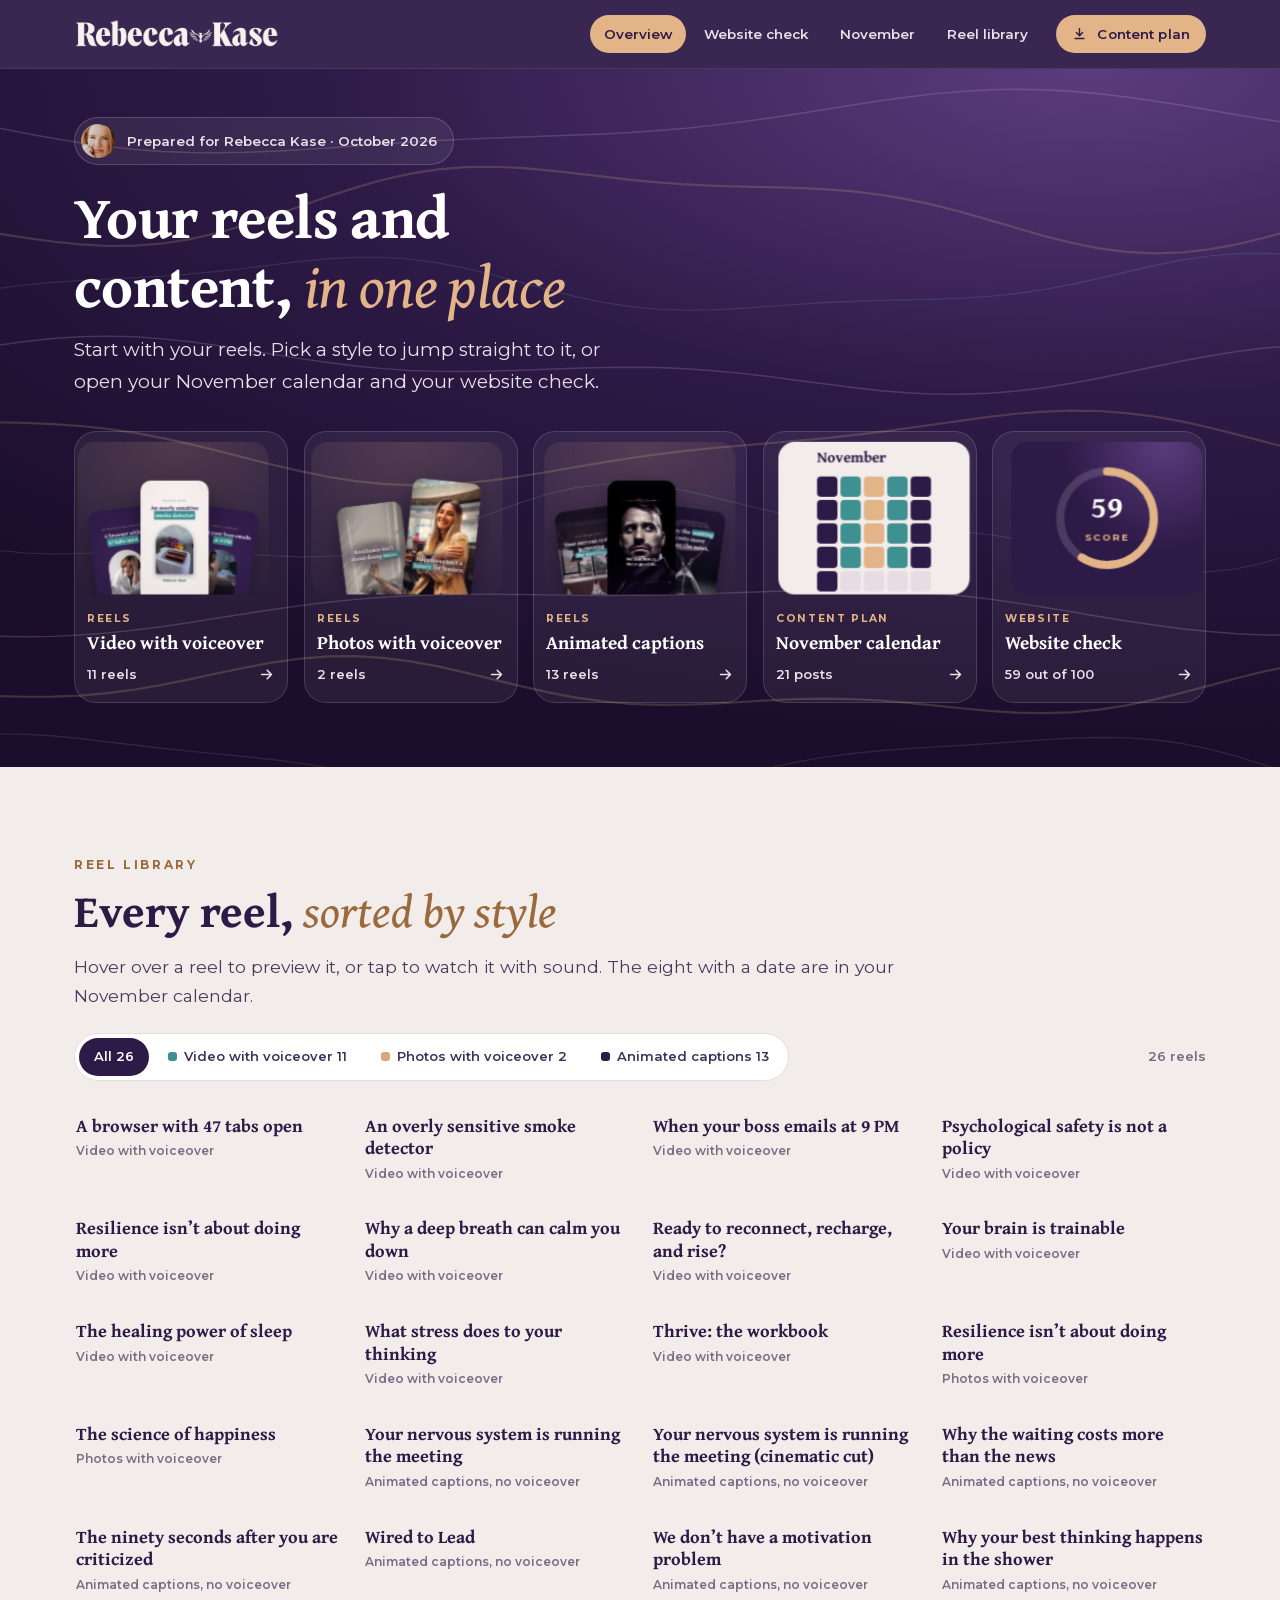
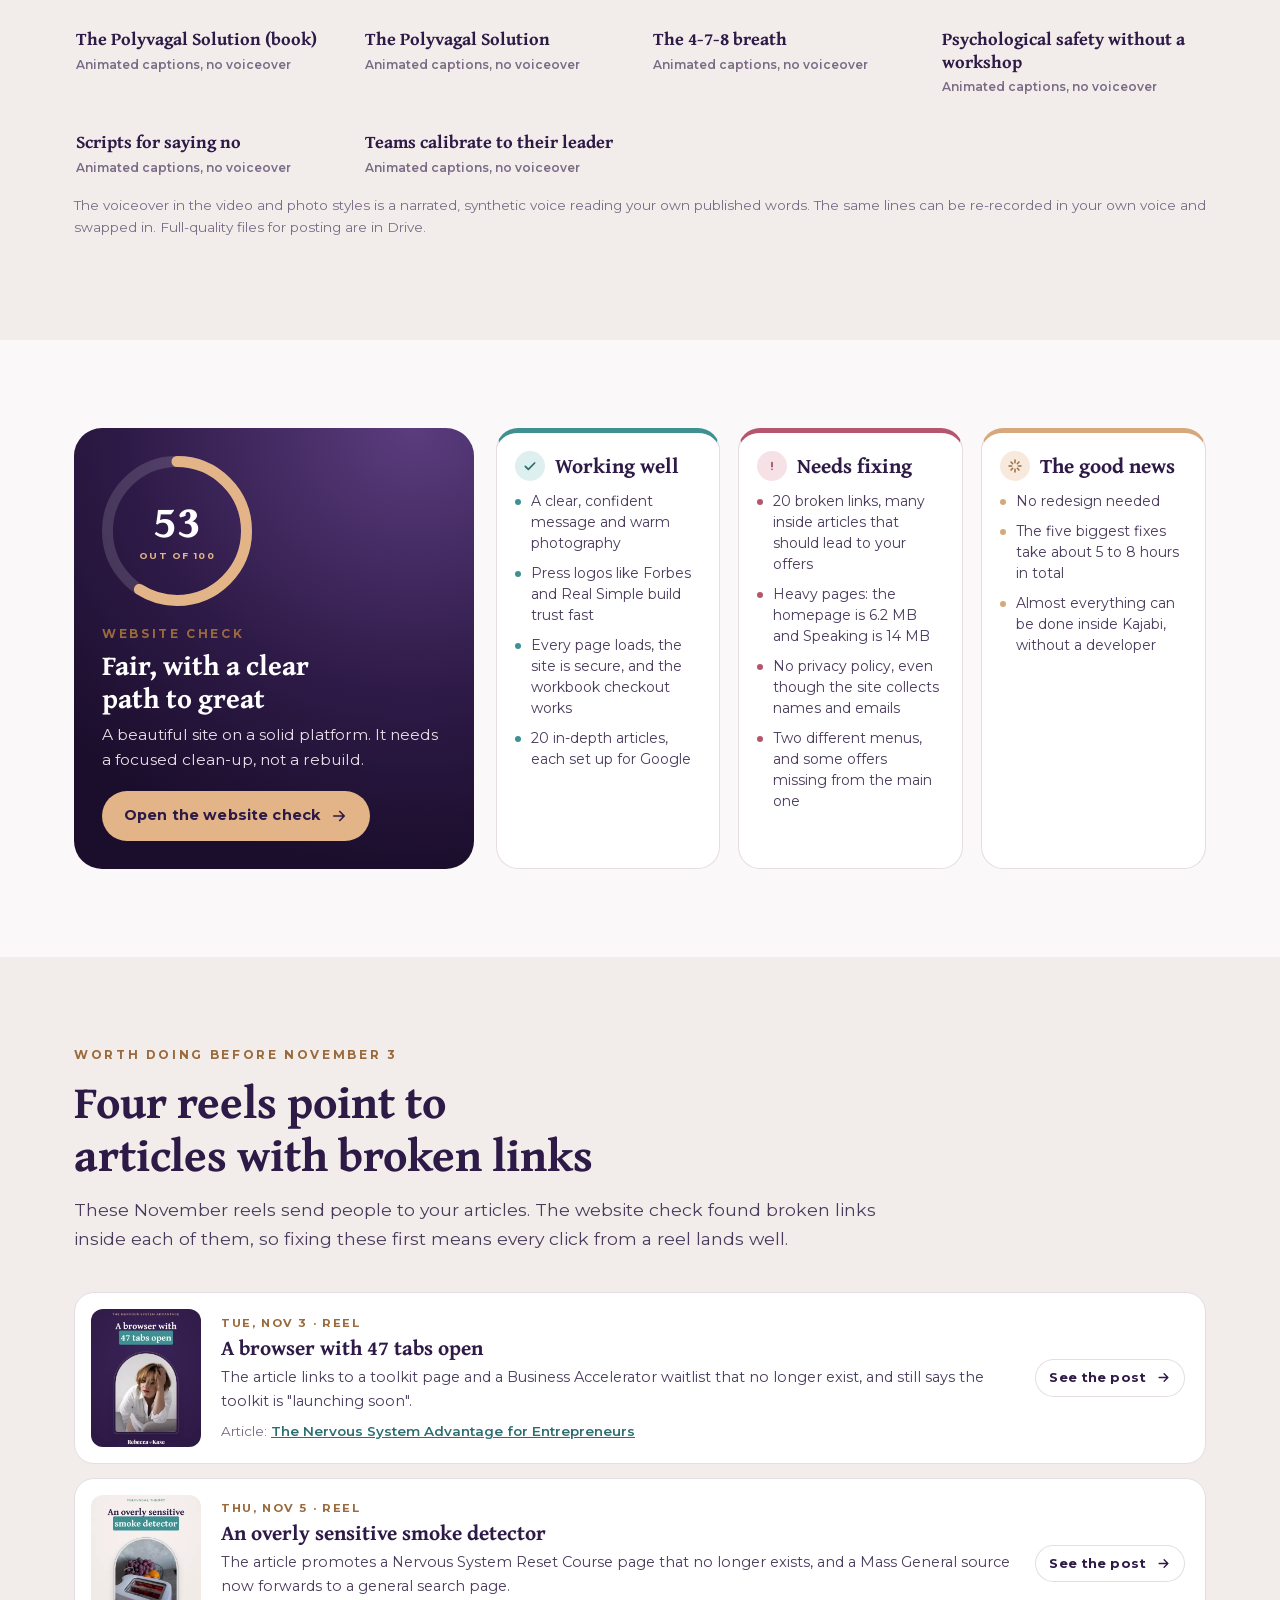
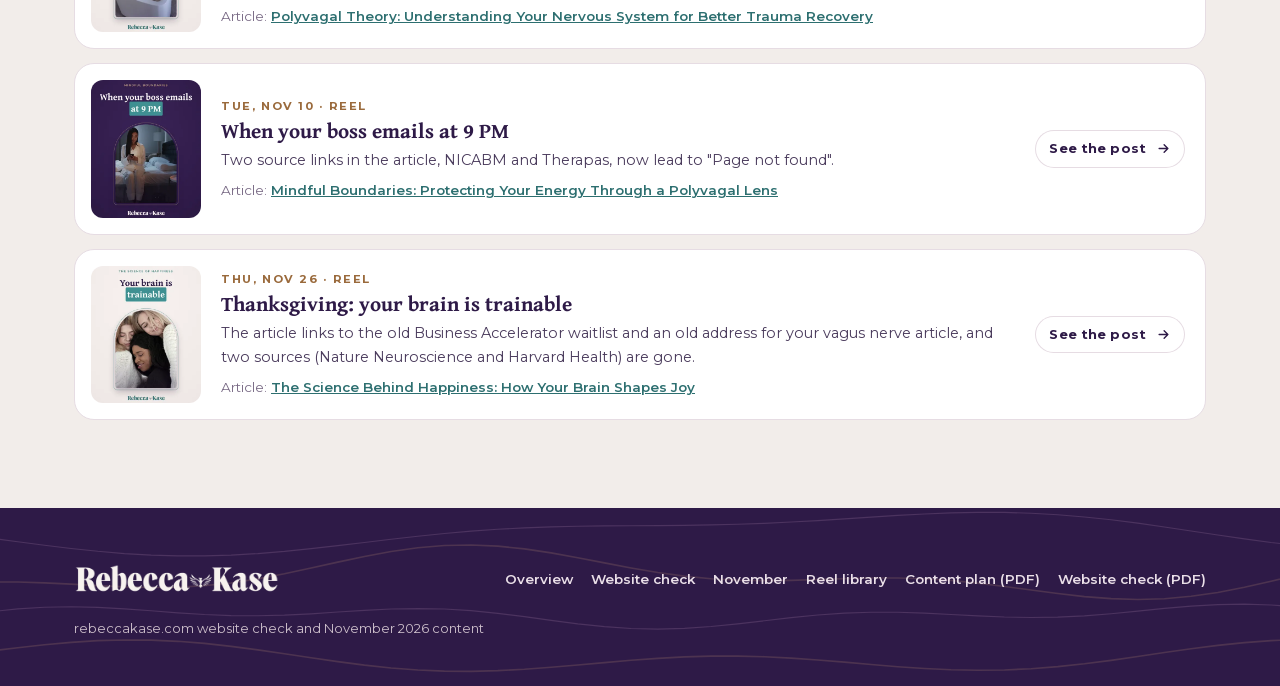
<file: index.html>
<!doctype html>
<html lang="en" data-base="">
<head>
<meta charset="utf-8">
<meta name="viewport" content="width=device-width, initial-scale=1, viewport-fit=cover">
<title>Rebecca Kase | Reels, November content and website check</title>
<meta name="description" content="Your reels, your November 2026 content and your website check, in one place.">
<meta name="robots" content="noindex, nofollow">
<meta name="theme-color" content="#2E1A47">
<meta property="og:title" content="Rebecca Kase | Reels, November content and website check">
<meta property="og:description" content="Your reels, your November 2026 content and your website check, in one place.">
<meta property="og:type" content="website">
<link rel="icon" href="assets/img/favicon.svg" type="image/svg+xml">
<link rel="preload" href="assets/fonts/gentium-book-plus-700.woff2" as="font" type="font/woff2" crossorigin>
<link rel="preload" href="assets/fonts/montserrat-variable.woff2" as="font" type="font/woff2" crossorigin>
<link rel="stylesheet" href="assets/css/site.css">
<script>document.documentElement.classList.add('js')</script>
</head>
<body>
<header class="site-head">
  <div class="wrap">
    <a class="brand" href="./" aria-label="Rebecca Kase, overview"><img src="assets/img/logo-light.webp" alt="Rebecca Kase" width="205" height="30"></a>
    <button class="menu-btn" type="button" aria-label="Open menu" aria-expanded="false" aria-controls="site-nav"><svg viewBox="0 0 24 24" fill="none" stroke="currentColor" stroke-width="2" stroke-linecap="round" aria-hidden="true"><path d="M4 7h16M4 12h16M4 17h16"/></svg></button>
    <nav class="nav" id="site-nav" aria-label="Main"><a href="./" aria-current="page">Overview</a><a href="website/">Website check</a><a href="november/">November</a><a href="reels/">Reel library</a><a class="btn btn-gold btn-sm" href="downloads/Rebecca-Kase-November-2026-Content-Plan.pdf" download><svg viewBox="0 0 24 24" fill="none" stroke="currentColor" stroke-width="2.2" stroke-linecap="round" stroke-linejoin="round" aria-hidden="true"><path d="M12 4v11M7 10.5l5 5 5-5M5 20h14"/></svg>Content plan</a></nav>
  </div>
</header>

<main>
<section class="hero hub-hero">
  <svg class="waves" data-waves="hero" data-seed="0" viewBox="0 0 1440 760" preserveAspectRatio="xMidYMid slice" aria-hidden="true"></svg>
  <div class="wrap">
    <div class="hub-intro">
      <div class="hello rv"><img src="assets/img/avatar.webp" alt="" width="34" height="34">Prepared for Rebecca Kase · October 2026</div>
      <h1 class="rv">Your reels and content, <em>in one place</em></h1>
      <p class="lede rv">Start with your reels. Pick a style to jump straight to it, or open your November calendar and your website check.</p>
    </div>
    <nav class="hub" aria-label="Explore"><a class="hub-tile tilt rv" href="#library" data-pick="3">
  <span class="hub-vis vis-stack"><img src="media/posts/02/cover.webp" alt="" loading="lazy" width="540" height="960"><img src="media/posts/04/cover.webp" alt="" loading="lazy" width="540" height="960"><img src="media/posts/07/cover.webp" alt="" loading="lazy" width="540" height="960"></span>
  <span class="hub-k">Reels</span><span class="hub-t">Video with voiceover</span><span class="hub-n">11 reels<svg viewBox="0 0 24 24" fill="none" stroke="currentColor" stroke-width="2.2" stroke-linecap="round" stroke-linejoin="round" aria-hidden="true"><path d="M5 12h14M13 6l6 6-6 6"/></svg></span>
</a><a class="hub-tile tilt rv" href="#library" data-pick="2">
  <span class="hub-vis vis-stack"><img src="media/reels/posters/resilient-routines.webp" alt="" loading="lazy" width="540" height="960"><img src="media/reels/posters/science-of-happiness.webp" alt="" loading="lazy" width="540" height="960"></span>
  <span class="hub-k">Reels</span><span class="hub-t">Photos with voiceover</span><span class="hub-n">2 reels<svg viewBox="0 0 24 24" fill="none" stroke="currentColor" stroke-width="2.2" stroke-linecap="round" stroke-linejoin="round" aria-hidden="true"><path d="M5 12h14M13 6l6 6-6 6"/></svg></span>
</a><a class="hub-tile tilt rv" href="#library" data-pick="1">
  <span class="hub-vis vis-stack"><img src="media/reels/posters/nervous-system-running-the-meeting-v2.webp" alt="" loading="lazy" width="540" height="960"><img src="media/reels/posters/nervous-system-running-the-meeting-cinematic.webp" alt="" loading="lazy" width="540" height="960"><img src="media/reels/posters/why-the-waiting-costs-more-v2.webp" alt="" loading="lazy" width="540" height="960"></span>
  <span class="hub-k">Reels</span><span class="hub-t">Animated captions</span><span class="hub-n">13 reels<svg viewBox="0 0 24 24" fill="none" stroke="currentColor" stroke-width="2.2" stroke-linecap="round" stroke-linejoin="round" aria-hidden="true"><path d="M5 12h14M13 6l6 6-6 6"/></svg></span>
</a><a class="hub-tile tilt rv" href="november/" >
  <span class="hub-vis vis-cal"><span class="mc"><b>November</b><span class="g"><i class="c"></i><i class="r"></i><i class="s"></i><i class="r"></i><i class="c"></i><i class="c"></i><i class="r"></i><i class="s"></i><i class="r"></i><i class="c"></i><i class="c"></i><i class="r"></i><i class="s"></i><i class="r"></i><i class="c"></i><i class="c"></i><i class="r"></i><i class="s"></i><i class="r"></i><i class="c"></i><i class="c"></i><i></i><i></i><i></i><i></i></span></span></span>
  <span class="hub-k">Content plan</span><span class="hub-t">November calendar</span><span class="hub-n">21 posts<svg viewBox="0 0 24 24" fill="none" stroke="currentColor" stroke-width="2.2" stroke-linecap="round" stroke-linejoin="round" aria-hidden="true"><path d="M5 12h14M13 6l6 6-6 6"/></svg></span>
</a><a class="hub-tile tilt rv" href="website/" >
  <span class="hub-vis vis-score"><div class="ring" data-score="59" data-size="100" data-stroke="8" data-color="#E2B487" data-track="rgba(255,255,255,.14)"><div class="num"><div><b class="count" data-to="59">59</b><small>score</small></div></div></div></span>
  <span class="hub-k">Website</span><span class="hub-t">Website check</span><span class="hub-n">59 out of 100<svg viewBox="0 0 24 24" fill="none" stroke="currentColor" stroke-width="2.2" stroke-linecap="round" stroke-linejoin="round" aria-hidden="true"><path d="M5 12h14M13 6l6 6-6 6"/></svg></span>
</a></nav>
  </div>
</section>

<section id="library" class="alt lib">
  <div class="wrap">
    <div class="lib-head">
      <div class="sec-intro"><div class="eyebrow rv">Reel library</div><h2 class="h2 rv">Every reel, <em>sorted by style</em></h2>
      <p class="rv">Hover over a reel to preview it, or tap to watch it with sound. The eight with a date are in your November calendar.</p></div>
    </div>
    <div class="cal-tools rv">
      <div class="seg" role="group" aria-label="Show reels by style">
        <button type="button" data-filter="all" aria-pressed="true">All 26</button>
        <button type="button" data-filter="3" aria-pressed="false"><i style="background:var(--teal)"></i>Video with voiceover 11</button>
        <button type="button" data-filter="2" aria-pressed="false"><i style="background:var(--gold)"></i>Photos with voiceover 2</button>
        <button type="button" data-filter="1" aria-pressed="false"><i style="background:var(--plum)"></i>Animated captions 13</button>
      </div>
      <span class="count-note" id="reel-count" aria-live="polite">26 reels</span>
    </div>
    <div class="reel-grid" id="reel-grid"><button class="rtile rv" type="button" data-id="47-tabs-entrepreneurs-voiceover" data-style="3" aria-label="Play A browser with 47 tabs open">
  <span class="pv"><img src="media/posts/02/cover.webp" alt="" loading="lazy" width="540" height="960"><span class="sched"><span>Tue, Nov 3</span></span><span class="dur">0:57</span><span class="play"><svg viewBox="0 0 24 24" fill="currentColor" aria-hidden="true"><path d="M8 5.5v13a1 1 0 0 0 1.5.86l10.6-6.5a1 1 0 0 0 0-1.72L9.5 4.64A1 1 0 0 0 8 5.5z"/></svg></span></span>
  <span class="h">A browser with 47 tabs open</span><span class="st">Video with voiceover</span>
</button><button class="rtile rv" type="button" data-id="smoke-detector-polyvagal-voiceover" data-style="3" aria-label="Play An overly sensitive smoke detector">
  <span class="pv"><img src="media/posts/04/cover.webp" alt="" loading="lazy" width="540" height="960"><span class="sched"><span>Thu, Nov 5</span></span><span class="dur">0:57</span><span class="play"><svg viewBox="0 0 24 24" fill="currentColor" aria-hidden="true"><path d="M8 5.5v13a1 1 0 0 0 1.5.86l10.6-6.5a1 1 0 0 0 0-1.72L9.5 4.64A1 1 0 0 0 8 5.5z"/></svg></span></span>
  <span class="h">An overly sensitive smoke detector</span><span class="st">Video with voiceover</span>
</button><button class="rtile rv" type="button" data-id="mindful-boundaries-voiceover" data-style="3" aria-label="Play When your boss emails at 9 PM">
  <span class="pv"><img src="media/posts/07/cover.webp" alt="" loading="lazy" width="540" height="960"><span class="sched"><span>Tue, Nov 10</span></span><span class="dur">0:57</span><span class="play"><svg viewBox="0 0 24 24" fill="currentColor" aria-hidden="true"><path d="M8 5.5v13a1 1 0 0 0 1.5.86l10.6-6.5a1 1 0 0 0 0-1.72L9.5 4.64A1 1 0 0 0 8 5.5z"/></svg></span></span>
  <span class="h">When your boss emails at 9 PM</span><span class="st">Video with voiceover</span>
</button><button class="rtile rv" type="button" data-id="not-a-policy-leadership-voiceover" data-style="3" aria-label="Play Psychological safety is not a policy">
  <span class="pv"><img src="media/posts/09/cover.webp" alt="" loading="lazy" width="540" height="960"><span class="sched"><span>Thu, Nov 12</span></span><span class="dur">0:52</span><span class="play"><svg viewBox="0 0 24 24" fill="currentColor" aria-hidden="true"><path d="M8 5.5v13a1 1 0 0 0 1.5.86l10.6-6.5a1 1 0 0 0 0-1.72L9.5 4.64A1 1 0 0 0 8 5.5z"/></svg></span></span>
  <span class="h">Psychological safety is not a policy</span><span class="st">Video with voiceover</span>
</button><button class="rtile rv" type="button" data-id="resilient-routines-day-voiceover" data-style="3" aria-label="Play Resilience isn’t about doing more">
  <span class="pv"><img src="media/posts/12/cover.webp" alt="" loading="lazy" width="540" height="960"><span class="sched"><span>Tue, Nov 17</span></span><span class="dur">0:48</span><span class="play"><svg viewBox="0 0 24 24" fill="currentColor" aria-hidden="true"><path d="M8 5.5v13a1 1 0 0 0 1.5.86l10.6-6.5a1 1 0 0 0 0-1.72L9.5 4.64A1 1 0 0 0 8 5.5z"/></svg></span></span>
  <span class="h">Resilience isn’t about doing more</span><span class="st">Video with voiceover</span>
</button><button class="rtile rv" type="button" data-id="vagus-nerve-voiceover" data-style="3" aria-label="Play Why a deep breath can calm you down">
  <span class="pv"><img src="media/posts/14/cover.webp" alt="" loading="lazy" width="540" height="960"><span class="sched"><span>Thu, Nov 19</span></span><span class="dur">0:57</span><span class="play"><svg viewBox="0 0 24 24" fill="currentColor" aria-hidden="true"><path d="M8 5.5v13a1 1 0 0 0 1.5.86l10.6-6.5a1 1 0 0 0 0-1.72L9.5 4.64A1 1 0 0 0 8 5.5z"/></svg></span></span>
  <span class="h">Why a deep breath can calm you down</span><span class="st">Video with voiceover</span>
</button><button class="rtile rv" type="button" data-id="retreat-trailer-voiceover" data-style="3" aria-label="Play Ready to reconnect, recharge, and rise?">
  <span class="pv"><img src="media/posts/17/cover.webp" alt="" loading="lazy" width="540" height="960"><span class="sched"><span>Tue, Nov 24</span></span><span class="dur">0:50</span><span class="play"><svg viewBox="0 0 24 24" fill="currentColor" aria-hidden="true"><path d="M8 5.5v13a1 1 0 0 0 1.5.86l10.6-6.5a1 1 0 0 0 0-1.72L9.5 4.64A1 1 0 0 0 8 5.5z"/></svg></span></span>
  <span class="h">Ready to reconnect, recharge, and rise?</span><span class="st">Video with voiceover</span>
</button><button class="rtile rv" type="button" data-id="brain-bar-happiness-voiceover" data-style="3" aria-label="Play Your brain is trainable">
  <span class="pv"><img src="media/posts/19/cover.webp" alt="" loading="lazy" width="540" height="960"><span class="sched"><span>Thu, Nov 26</span></span><span class="dur">0:52</span><span class="play"><svg viewBox="0 0 24 24" fill="currentColor" aria-hidden="true"><path d="M8 5.5v13a1 1 0 0 0 1.5.86l10.6-6.5a1 1 0 0 0 0-1.72L9.5 4.64A1 1 0 0 0 8 5.5z"/></svg></span></span>
  <span class="h">Your brain is trainable</span><span class="st">Video with voiceover</span>
</button><button class="rtile rv" type="button" data-id="healing-power-of-sleep-voiceover" data-style="3" aria-label="Play The healing power of sleep">
  <span class="pv"><img src="media/reels/posters/healing-power-of-sleep-voiceover.webp" alt="" loading="lazy" width="540" height="960"><span class="dur">0:53</span><span class="play"><svg viewBox="0 0 24 24" fill="currentColor" aria-hidden="true"><path d="M8 5.5v13a1 1 0 0 0 1.5.86l10.6-6.5a1 1 0 0 0 0-1.72L9.5 4.64A1 1 0 0 0 8 5.5z"/></svg></span></span>
  <span class="h">The healing power of sleep</span><span class="st">Video with voiceover</span>
</button><button class="rtile rv" type="button" data-id="brain-budget-stress-voiceover" data-style="3" aria-label="Play What stress does to your thinking">
  <span class="pv"><img src="media/reels/posters/brain-budget-stress-voiceover.webp" alt="" loading="lazy" width="540" height="960"><span class="dur">0:54</span><span class="play"><svg viewBox="0 0 24 24" fill="currentColor" aria-hidden="true"><path d="M8 5.5v13a1 1 0 0 0 1.5.86l10.6-6.5a1 1 0 0 0 0-1.72L9.5 4.64A1 1 0 0 0 8 5.5z"/></svg></span></span>
  <span class="h">What stress does to your thinking</span><span class="st">Video with voiceover</span>
</button><button class="rtile rv" type="button" data-id="thrive-workbook-voiceover" data-style="3" aria-label="Play Thrive: the workbook">
  <span class="pv"><img src="media/reels/posters/thrive-workbook-voiceover.webp" alt="" loading="lazy" width="540" height="960"><span class="dur">0:54</span><span class="play"><svg viewBox="0 0 24 24" fill="currentColor" aria-hidden="true"><path d="M8 5.5v13a1 1 0 0 0 1.5.86l10.6-6.5a1 1 0 0 0 0-1.72L9.5 4.64A1 1 0 0 0 8 5.5z"/></svg></span></span>
  <span class="h">Thrive: the workbook</span><span class="st">Video with voiceover</span>
</button><button class="rtile rv" type="button" data-id="resilient-routines" data-style="2" aria-label="Play Resilience isn’t about doing more">
  <span class="pv"><img src="media/reels/posters/resilient-routines.webp" alt="" loading="lazy" width="540" height="960"><span class="dur">0:52</span><span class="play"><svg viewBox="0 0 24 24" fill="currentColor" aria-hidden="true"><path d="M8 5.5v13a1 1 0 0 0 1.5.86l10.6-6.5a1 1 0 0 0 0-1.72L9.5 4.64A1 1 0 0 0 8 5.5z"/></svg></span></span>
  <span class="h">Resilience isn’t about doing more</span><span class="st">Photos with voiceover</span>
</button><button class="rtile rv" type="button" data-id="science-of-happiness" data-style="2" aria-label="Play The science of happiness">
  <span class="pv"><img src="media/reels/posters/science-of-happiness.webp" alt="" loading="lazy" width="540" height="960"><span class="dur">0:50</span><span class="play"><svg viewBox="0 0 24 24" fill="currentColor" aria-hidden="true"><path d="M8 5.5v13a1 1 0 0 0 1.5.86l10.6-6.5a1 1 0 0 0 0-1.72L9.5 4.64A1 1 0 0 0 8 5.5z"/></svg></span></span>
  <span class="h">The science of happiness</span><span class="st">Photos with voiceover</span>
</button><button class="rtile rv" type="button" data-id="nervous-system-running-the-meeting-v2" data-style="1" aria-label="Play Your nervous system is running the meeting">
  <span class="pv"><img src="media/reels/posters/nervous-system-running-the-meeting-v2.webp" alt="" loading="lazy" width="540" height="960"><span class="dur">0:51</span><span class="play"><svg viewBox="0 0 24 24" fill="currentColor" aria-hidden="true"><path d="M8 5.5v13a1 1 0 0 0 1.5.86l10.6-6.5a1 1 0 0 0 0-1.72L9.5 4.64A1 1 0 0 0 8 5.5z"/></svg></span></span>
  <span class="h">Your nervous system is running the meeting</span><span class="st">Animated captions, no voiceover</span>
</button><button class="rtile rv" type="button" data-id="nervous-system-running-the-meeting-cinematic" data-style="1" aria-label="Play Your nervous system is running the meeting (cinematic cut)">
  <span class="pv"><img src="media/reels/posters/nervous-system-running-the-meeting-cinematic.webp" alt="" loading="lazy" width="540" height="960"><span class="dur">0:51</span><span class="play"><svg viewBox="0 0 24 24" fill="currentColor" aria-hidden="true"><path d="M8 5.5v13a1 1 0 0 0 1.5.86l10.6-6.5a1 1 0 0 0 0-1.72L9.5 4.64A1 1 0 0 0 8 5.5z"/></svg></span></span>
  <span class="h">Your nervous system is running the meeting (cinematic cut)</span><span class="st">Animated captions, no voiceover</span>
</button><button class="rtile rv" type="button" data-id="why-the-waiting-costs-more-v2" data-style="1" aria-label="Play Why the waiting costs more than the news">
  <span class="pv"><img src="media/reels/posters/why-the-waiting-costs-more-v2.webp" alt="" loading="lazy" width="540" height="960"><span class="dur">0:45</span><span class="play"><svg viewBox="0 0 24 24" fill="currentColor" aria-hidden="true"><path d="M8 5.5v13a1 1 0 0 0 1.5.86l10.6-6.5a1 1 0 0 0 0-1.72L9.5 4.64A1 1 0 0 0 8 5.5z"/></svg></span></span>
  <span class="h">Why the waiting costs more than the news</span><span class="st">Animated captions, no voiceover</span>
</button><button class="rtile rv" type="button" data-id="ninety-seconds-after-criticism" data-style="1" aria-label="Play The ninety seconds after you are criticized">
  <span class="pv"><img src="media/reels/posters/ninety-seconds-after-criticism.webp" alt="" loading="lazy" width="540" height="960"><span class="dur">0:51</span><span class="play"><svg viewBox="0 0 24 24" fill="currentColor" aria-hidden="true"><path d="M8 5.5v13a1 1 0 0 0 1.5.86l10.6-6.5a1 1 0 0 0 0-1.72L9.5 4.64A1 1 0 0 0 8 5.5z"/></svg></span></span>
  <span class="h">The ninety seconds after you are criticized</span><span class="st">Animated captions, no voiceover</span>
</button><button class="rtile rv" type="button" data-id="wired-to-lead-keynote" data-style="1" aria-label="Play Wired to Lead">
  <span class="pv"><img src="media/reels/posters/wired-to-lead-keynote.webp" alt="" loading="lazy" width="540" height="960"><span class="dur">0:46</span><span class="play"><svg viewBox="0 0 24 24" fill="currentColor" aria-hidden="true"><path d="M8 5.5v13a1 1 0 0 0 1.5.86l10.6-6.5a1 1 0 0 0 0-1.72L9.5 4.64A1 1 0 0 0 8 5.5z"/></svg></span></span>
  <span class="h">Wired to Lead</span><span class="st">Animated captions, no voiceover</span>
</button><button class="rtile rv" type="button" data-id="motivation-problem-brand-story" data-style="1" aria-label="Play We don’t have a motivation problem">
  <span class="pv"><img src="media/reels/posters/motivation-problem-brand-story.webp" alt="" loading="lazy" width="540" height="960"><span class="dur">0:45</span><span class="play"><svg viewBox="0 0 24 24" fill="currentColor" aria-hidden="true"><path d="M8 5.5v13a1 1 0 0 0 1.5.86l10.6-6.5a1 1 0 0 0 0-1.72L9.5 4.64A1 1 0 0 0 8 5.5z"/></svg></span></span>
  <span class="h">We don’t have a motivation problem</span><span class="st">Animated captions, no voiceover</span>
</button><button class="rtile rv" type="button" data-id="best-thinking-shower" data-style="1" aria-label="Play Why your best thinking happens in the shower">
  <span class="pv"><img src="media/reels/posters/best-thinking-shower.webp" alt="" loading="lazy" width="540" height="960"><span class="dur">0:43</span><span class="play"><svg viewBox="0 0 24 24" fill="currentColor" aria-hidden="true"><path d="M8 5.5v13a1 1 0 0 0 1.5.86l10.6-6.5a1 1 0 0 0 0-1.72L9.5 4.64A1 1 0 0 0 8 5.5z"/></svg></span></span>
  <span class="h">Why your best thinking happens in the shower</span><span class="st">Animated captions, no voiceover</span>
</button><button class="rtile rv" type="button" data-id="polyvagal-solution-book" data-style="1" aria-label="Play The Polyvagal Solution (book)">
  <span class="pv"><img src="media/reels/posters/polyvagal-solution-book.webp" alt="" loading="lazy" width="540" height="960"><span class="dur">0:47</span><span class="play"><svg viewBox="0 0 24 24" fill="currentColor" aria-hidden="true"><path d="M8 5.5v13a1 1 0 0 0 1.5.86l10.6-6.5a1 1 0 0 0 0-1.72L9.5 4.64A1 1 0 0 0 8 5.5z"/></svg></span></span>
  <span class="h">The Polyvagal Solution (book)</span><span class="st">Animated captions, no voiceover</span>
</button><button class="rtile rv" type="button" data-id="the-polyvagal-solution" data-style="1" aria-label="Play The Polyvagal Solution">
  <span class="pv"><img src="media/reels/posters/the-polyvagal-solution.webp" alt="" loading="lazy" width="540" height="960"><span class="dur">0:41</span><span class="play"><svg viewBox="0 0 24 24" fill="currentColor" aria-hidden="true"><path d="M8 5.5v13a1 1 0 0 0 1.5.86l10.6-6.5a1 1 0 0 0 0-1.72L9.5 4.64A1 1 0 0 0 8 5.5z"/></svg></span></span>
  <span class="h">The Polyvagal Solution</span><span class="st">Animated captions, no voiceover</span>
</button><button class="rtile rv" type="button" data-id="4-7-8-breath" data-style="1" aria-label="Play The 4-7-8 breath">
  <span class="pv"><img src="media/reels/posters/4-7-8-breath.webp" alt="" loading="lazy" width="540" height="960"><span class="dur">0:52</span><span class="play"><svg viewBox="0 0 24 24" fill="currentColor" aria-hidden="true"><path d="M8 5.5v13a1 1 0 0 0 1.5.86l10.6-6.5a1 1 0 0 0 0-1.72L9.5 4.64A1 1 0 0 0 8 5.5z"/></svg></span></span>
  <span class="h">The 4-7-8 breath</span><span class="st">Animated captions, no voiceover</span>
</button><button class="rtile rv" type="button" data-id="psychological-safety-without-a-workshop" data-style="1" aria-label="Play Psychological safety without a workshop">
  <span class="pv"><img src="media/reels/posters/psychological-safety-without-a-workshop.webp" alt="" loading="lazy" width="540" height="960"><span class="dur">0:52</span><span class="play"><svg viewBox="0 0 24 24" fill="currentColor" aria-hidden="true"><path d="M8 5.5v13a1 1 0 0 0 1.5.86l10.6-6.5a1 1 0 0 0 0-1.72L9.5 4.64A1 1 0 0 0 8 5.5z"/></svg></span></span>
  <span class="h">Psychological safety without a workshop</span><span class="st">Animated captions, no voiceover</span>
</button><button class="rtile rv" type="button" data-id="scripts-for-saying-no" data-style="1" aria-label="Play Scripts for saying no">
  <span class="pv"><img src="media/reels/posters/scripts-for-saying-no.webp" alt="" loading="lazy" width="540" height="960"><span class="dur">0:44</span><span class="play"><svg viewBox="0 0 24 24" fill="currentColor" aria-hidden="true"><path d="M8 5.5v13a1 1 0 0 0 1.5.86l10.6-6.5a1 1 0 0 0 0-1.72L9.5 4.64A1 1 0 0 0 8 5.5z"/></svg></span></span>
  <span class="h">Scripts for saying no</span><span class="st">Animated captions, no voiceover</span>
</button><button class="rtile rv" type="button" data-id="teams-calibrate-to-their-leader" data-style="1" aria-label="Play Teams calibrate to their leader">
  <span class="pv"><img src="media/reels/posters/teams-calibrate-to-their-leader.webp" alt="" loading="lazy" width="540" height="960"><span class="dur">0:34</span><span class="play"><svg viewBox="0 0 24 24" fill="currentColor" aria-hidden="true"><path d="M8 5.5v13a1 1 0 0 0 1.5.86l10.6-6.5a1 1 0 0 0 0-1.72L9.5 4.64A1 1 0 0 0 8 5.5z"/></svg></span></span>
  <span class="h">Teams calibrate to their leader</span><span class="st">Animated captions, no voiceover</span>
</button></div>
    <p class="cal-note rv">The voiceover in the video and photo styles is a narrated, synthetic voice reading your own published words. The same lines can be re-recorded in your own voice and swapped in. Full-quality files for posting are in Drive.</p>
  </div>
</section>


<section id="score">
  <div class="wrap">
    <div class="score-band">
      <div class="score-card rv">
        <div class="ring" data-score="59" data-size="150" data-stroke="11" data-color="#E2B487" data-track="rgba(255,255,255,.14)"><div class="num"><div><b class="count" data-to="59">59</b><small>out of 100</small></div></div></div>
        <div><div class="eyebrow">Website check</div><h2>Fair, with a clear path to great</h2>
        <p>A beautiful site on a solid platform. It needs a focused clean-up, not a rebuild.</p>
        <a class="btn btn-gold" href="website/">Open the website check <svg viewBox="0 0 24 24" fill="none" stroke="currentColor" stroke-width="2.2" stroke-linecap="round" stroke-linejoin="round" aria-hidden="true"><path d="M5 12h14M13 6l6 6-6 6"/></svg></a></div>
      </div>
      <div class="minute compact"><div class="mcard m-good rv"><div class="mhead"><span class="mic"><svg viewBox="0 0 24 24" fill="none" stroke="currentColor" stroke-width="2.6" stroke-linecap="round" stroke-linejoin="round" aria-hidden="true"><path d="M5 12.5l4.5 4.5L19 7.5"/></svg></span><h3>Working well</h3></div><ul><li>A clear, confident message and warm photography</li><li>Press logos like Forbes and Real Simple build trust fast</li><li>Every page loads, the site is secure, and the workbook checkout works</li><li>20 in-depth articles, each set up for Google</li></ul></div><div class="mcard m-bad rv"><div class="mhead"><span class="mic"><svg viewBox="0 0 24 24" fill="none" stroke="currentColor" stroke-width="2.4" stroke-linecap="round" aria-hidden="true"><path d="M12 7v6M12 17h.01"/></svg></span><h3>Needs fixing</h3></div><ul><li>20 broken links, many inside articles that should lead to your offers</li><li>Heavy pages: the homepage is 6.2 MB and Speaking is 14 MB</li><li>No privacy policy, even though the site collects names and emails</li><li>Two different menus, and some offers missing from the main one</li></ul></div><div class="mcard m-mid rv"><div class="mhead"><span class="mic"><svg viewBox="0 0 24 24" fill="none" stroke="currentColor" stroke-width="2.2" stroke-linecap="round" stroke-linejoin="round" aria-hidden="true"><path d="M12 3v4M12 17v4M3 12h4M17 12h4M6 6l2.5 2.5M15.5 15.5 18 18M6 18l2.5-2.5M15.5 8.5 18 6"/></svg></span><h3>The good news</h3></div><ul><li>No redesign needed</li><li>The five biggest fixes take about 5 to 8 hours in total</li><li>Almost everything can be done inside Kajabi, without a developer</li></ul></div></div>
    </div>
  </div>
</section>

<section class="alt">
  <div class="wrap">
    <div class="sec-intro"><div class="eyebrow rv">Worth doing before November 3</div><h2 class="h2 rv">Four reels point to articles with broken links</h2>
    <p class="rv">These November reels send people to your articles. The website check found broken links inside each of them, so fixing these first means every click from a reel lands well.</p></div>
    <div class="linkfix"><article class="lf rv">
  <img src="media/posts/02/thumb.webp" alt="" loading="lazy" width="110" height="138">
  <div><div class="when">Tue, Nov 3 · Reel</div><h3>A browser with 47 tabs open</h3><p>The article links to a toolkit page and a Business Accelerator waitlist that no longer exist, and still says the toolkit is &quot;launching soon&quot;.</p>
  <div class="art">Article: <a href="https://www.rebeccakase.com/blog/nervous-system-advantage" target="_blank" rel="noopener">The Nervous System Advantage for Entrepreneurs</a></div></div>
  <a class="btn btn-line btn-sm" href="november/#post-02">See the post <svg viewBox="0 0 24 24" fill="none" stroke="currentColor" stroke-width="2.2" stroke-linecap="round" stroke-linejoin="round" aria-hidden="true"><path d="M5 12h14M13 6l6 6-6 6"/></svg></a>
</article><article class="lf rv">
  <img src="media/posts/04/thumb.webp" alt="" loading="lazy" width="110" height="138">
  <div><div class="when">Thu, Nov 5 · Reel</div><h3>An overly sensitive smoke detector</h3><p>The article promotes a Nervous System Reset Course page that no longer exists, and a Mass General source now forwards to a general search page.</p>
  <div class="art">Article: <a href="https://www.rebeccakase.com/blog/polyvagal-theory-nervous-system-trauma-recovery" target="_blank" rel="noopener">Polyvagal Theory: Understanding Your Nervous System for Better Trauma Recovery</a></div></div>
  <a class="btn btn-line btn-sm" href="november/#post-04">See the post <svg viewBox="0 0 24 24" fill="none" stroke="currentColor" stroke-width="2.2" stroke-linecap="round" stroke-linejoin="round" aria-hidden="true"><path d="M5 12h14M13 6l6 6-6 6"/></svg></a>
</article><article class="lf rv">
  <img src="media/posts/07/thumb.webp" alt="" loading="lazy" width="110" height="138">
  <div><div class="when">Tue, Nov 10 · Reel</div><h3>When your boss emails at 9 PM</h3><p>Two source links in the article, NICABM and Therapas, now lead to &quot;Page not found&quot;.</p>
  <div class="art">Article: <a href="https://www.rebeccakase.com/blog/mindful-boundaries-protecting-your-energy-through-a-polyvagal-lens" target="_blank" rel="noopener">Mindful Boundaries: Protecting Your Energy Through a Polyvagal Lens</a></div></div>
  <a class="btn btn-line btn-sm" href="november/#post-07">See the post <svg viewBox="0 0 24 24" fill="none" stroke="currentColor" stroke-width="2.2" stroke-linecap="round" stroke-linejoin="round" aria-hidden="true"><path d="M5 12h14M13 6l6 6-6 6"/></svg></a>
</article><article class="lf rv">
  <img src="media/posts/19/thumb.webp" alt="" loading="lazy" width="110" height="138">
  <div><div class="when">Thu, Nov 26 · Reel</div><h3>Thanksgiving: your brain is trainable</h3><p>The article links to the old Business Accelerator waitlist and an old address for your vagus nerve article, and two sources (Nature Neuroscience and Harvard Health) are gone.</p>
  <div class="art">Article: <a href="https://www.rebeccakase.com/blog/science-of-happiness-brain-and-joy" target="_blank" rel="noopener">The Science Behind Happiness: How Your Brain Shapes Joy</a></div></div>
  <a class="btn btn-line btn-sm" href="november/#post-19">See the post <svg viewBox="0 0 24 24" fill="none" stroke="currentColor" stroke-width="2.2" stroke-linecap="round" stroke-linejoin="round" aria-hidden="true"><path d="M5 12h14M13 6l6 6-6 6"/></svg></a>
</article></div>
  </div>
</section>
</main>

<div class="modal" id="player" aria-hidden="true" role="dialog" aria-modal="true" aria-labelledby="r-title">
  <div class="scrim" data-close></div>
  <div class="sheet">
    <div class="m-top"><span class="pos" id="r-pos"></span><div class="acts">
      <button class="icon-btn" type="button" id="r-prev" aria-label="Previous reel"><svg viewBox="0 0 24 24" fill="none" stroke="currentColor" stroke-width="2.4" stroke-linecap="round" stroke-linejoin="round" aria-hidden="true"><path d="m15 18-6-6 6-6"/></svg></button>
      <button class="icon-btn" type="button" id="r-next" aria-label="Next reel"><svg viewBox="0 0 24 24" fill="none" stroke="currentColor" stroke-width="2.4" stroke-linecap="round" stroke-linejoin="round" aria-hidden="true"><path d="m9 18 6-6-6-6"/></svg></button>
      <button class="icon-btn" type="button" data-close data-autofocus aria-label="Close"><svg viewBox="0 0 24 24" fill="none" stroke="currentColor" stroke-width="2.4" stroke-linecap="round" aria-hidden="true"><path d="M6 6l12 12M18 6 6 18"/></svg></button></div></div>
    <div class="m-body"><div class="m-media" id="r-media"></div><div class="m-info" id="r-info"></div></div>
  </div>
</div>
<footer class="site-foot">
  <svg class="waves" data-waves="foot" viewBox="0 0 1440 220" preserveAspectRatio="none" aria-hidden="true"></svg>
  <div class="wrap">
    <img src="assets/img/logo-light.webp" alt="Rebecca Kase" width="205" height="30">
    <nav aria-label="Footer"><a href="./">Overview</a><a href="website/">Website check</a><a href="november/">November</a><a href="reels/">Reel library</a><a href="downloads/Rebecca-Kase-November-2026-Content-Plan.pdf" download>Content plan (PDF)</a><a href="downloads/Rebecca-Kase-Website-Health-Check.pdf" download>Website check (PDF)</a></nav>
    <p>rebeccakase.com website check and November 2026 content</p>
  </div>
</footer>
<script src="assets/js/site.js"></script>
<script src="assets/js/data/posts.js"></script>
<script src="assets/js/data/reels.js"></script>
<script src="assets/js/reels.js"></script>
</body>
</html>
</file>
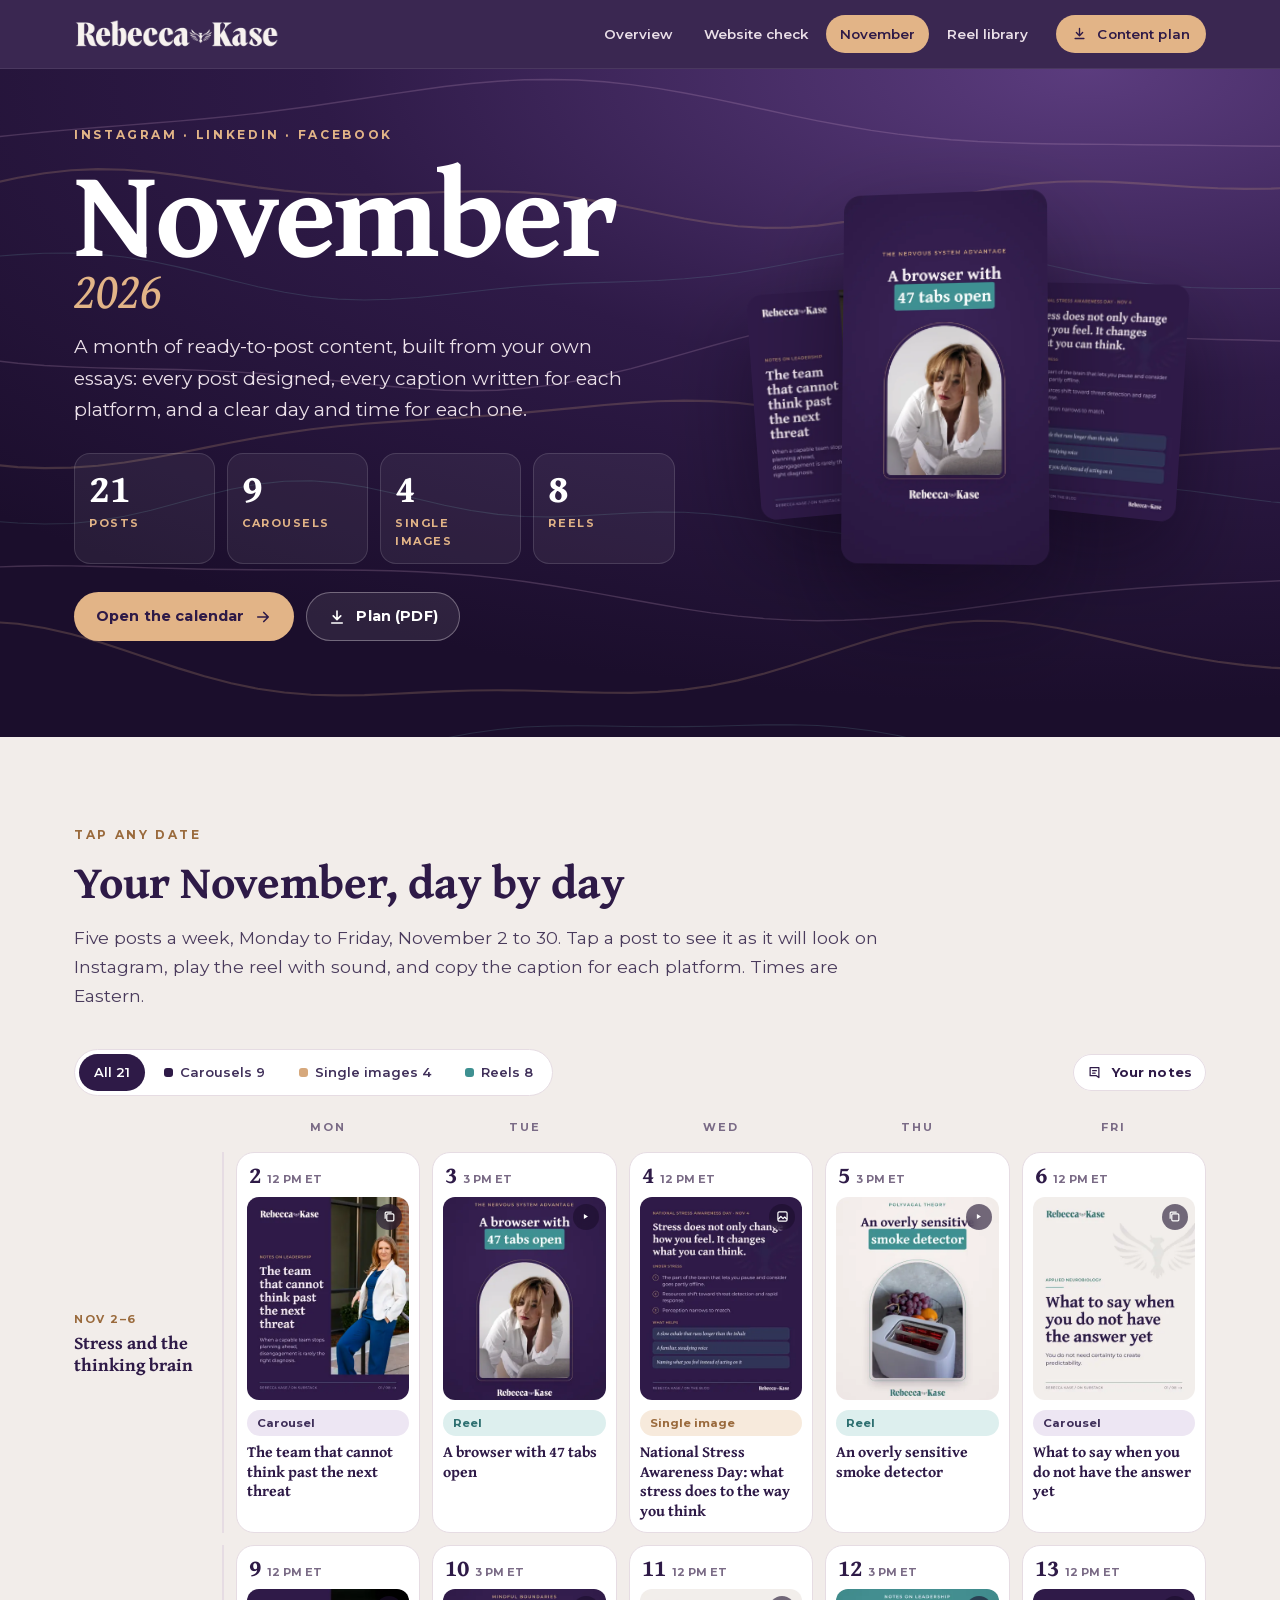
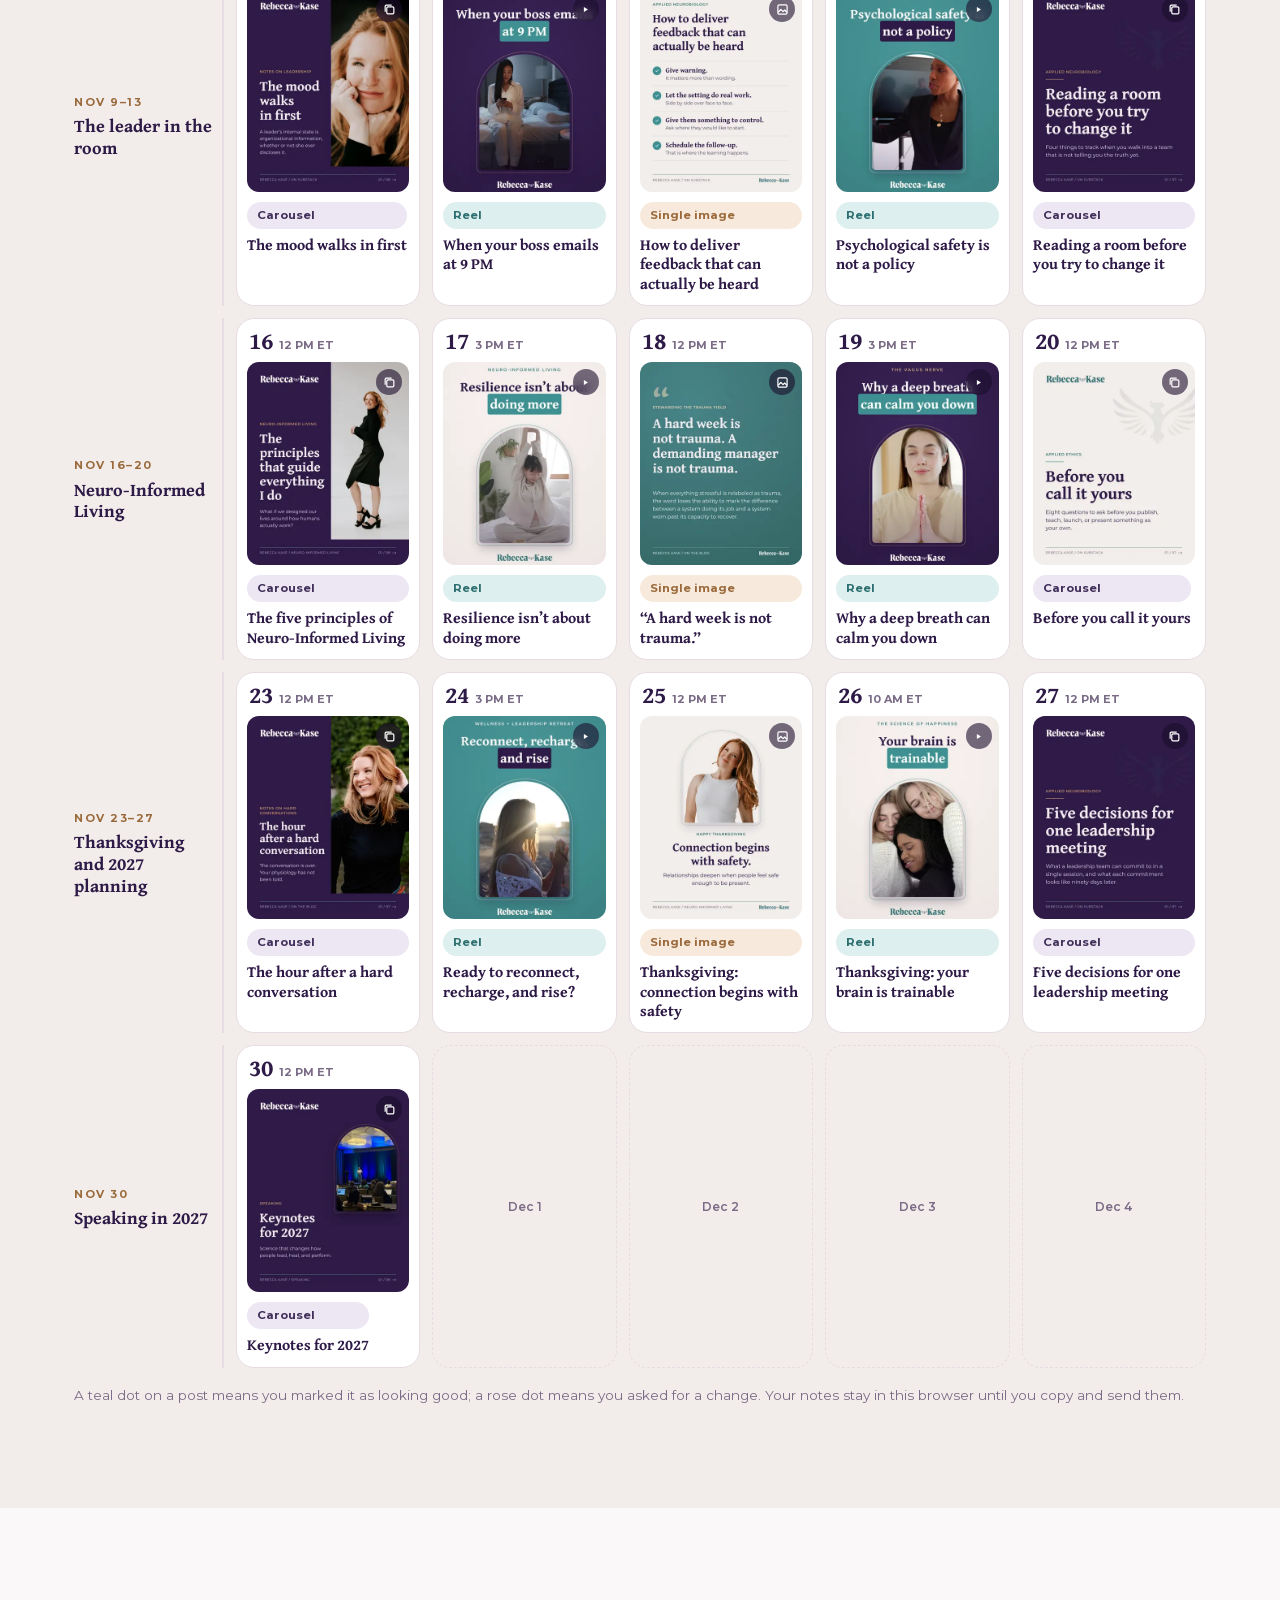
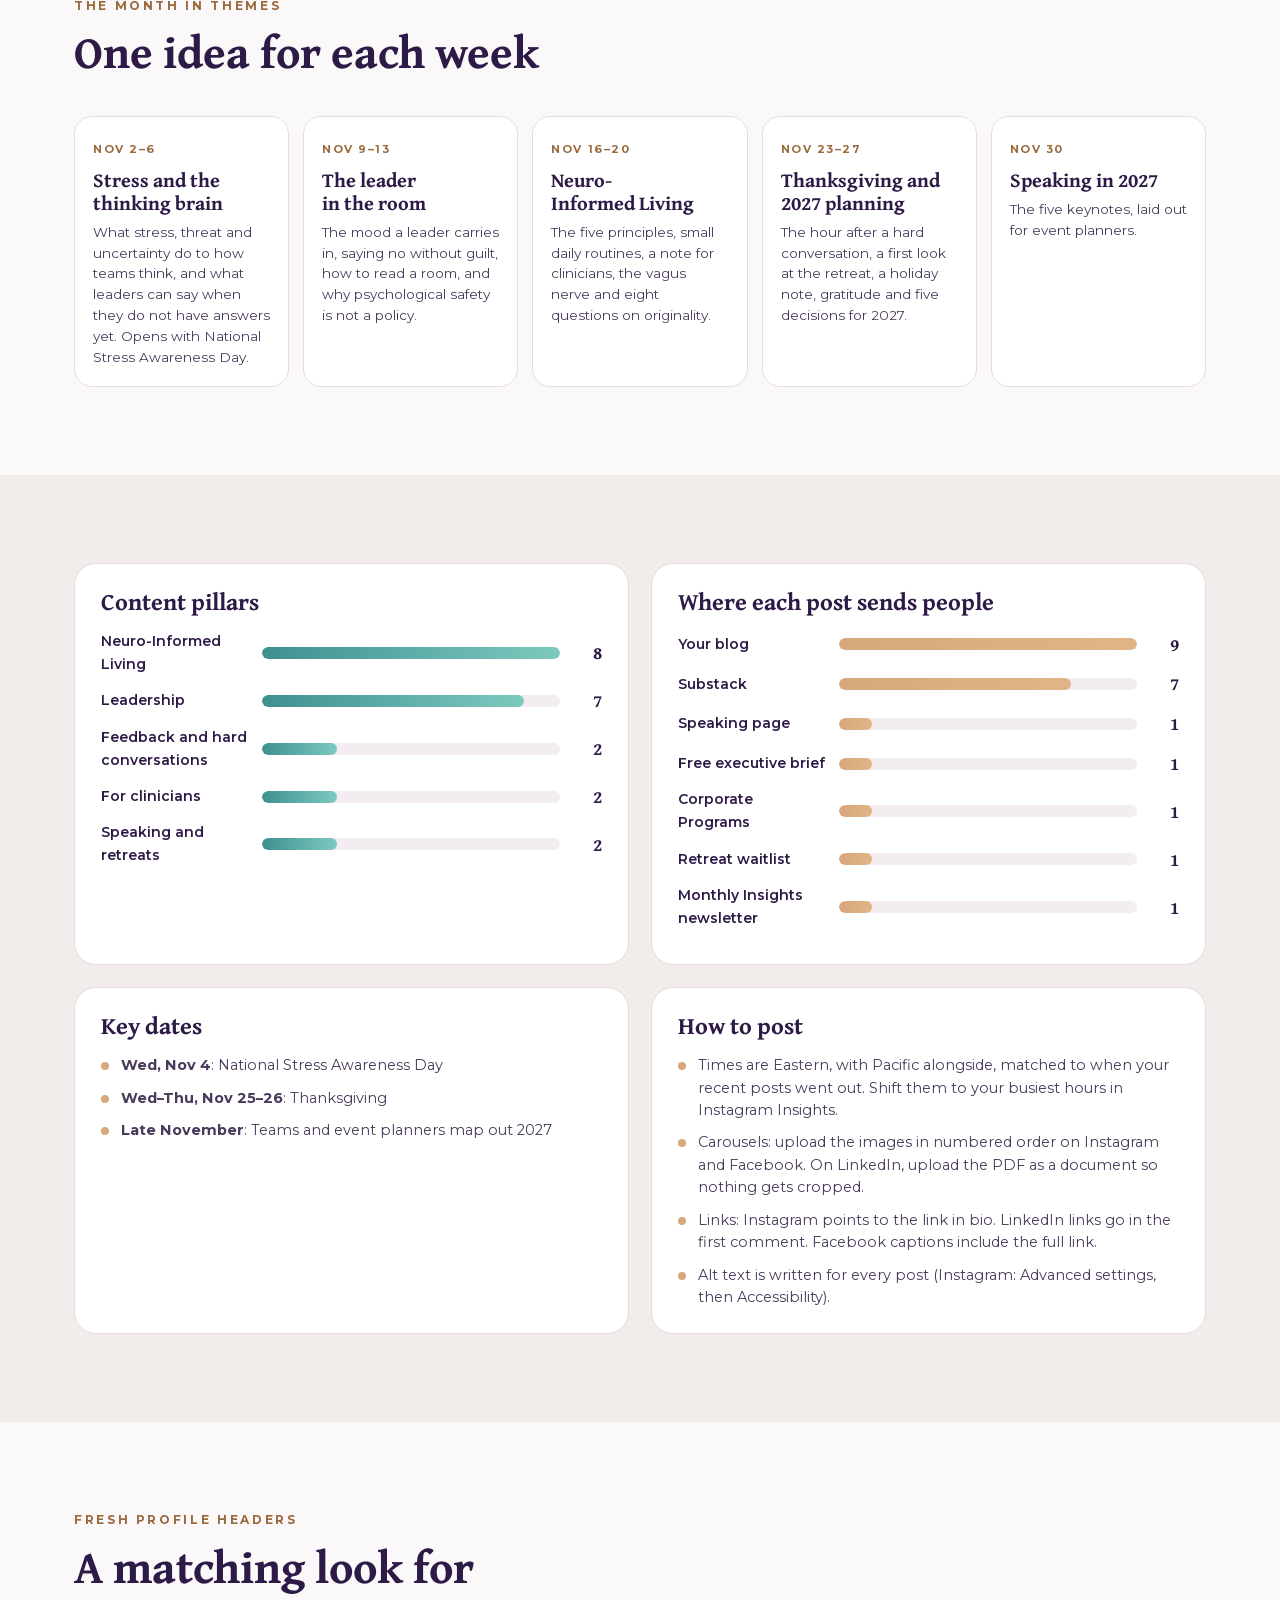
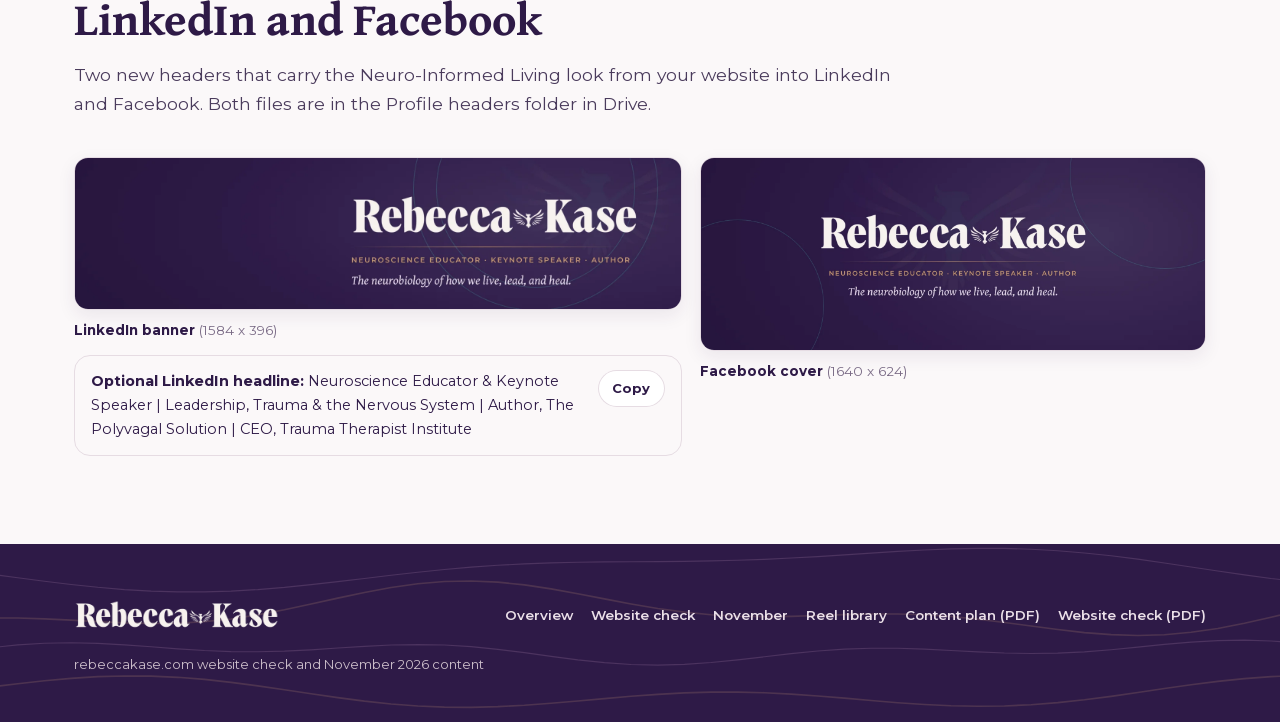
<file: november/index.html>
<!doctype html>
<html lang="en" data-base="../">
<head>
<meta charset="utf-8">
<meta name="viewport" content="width=device-width, initial-scale=1, viewport-fit=cover">
<title>November 2026 | Rebecca Kase</title>
<meta name="description" content="Every November 2026 post for Instagram, LinkedIn and Facebook: tap a date to see it, play reels and copy captions.">
<meta name="robots" content="noindex, nofollow">
<meta name="theme-color" content="#2E1A47">
<meta property="og:title" content="November 2026 | Rebecca Kase">
<meta property="og:description" content="Every November 2026 post for Instagram, LinkedIn and Facebook: tap a date to see it, play reels and copy captions.">
<meta property="og:type" content="website">
<link rel="icon" href="../assets/img/favicon.svg" type="image/svg+xml">
<link rel="preload" href="../assets/fonts/gentium-book-plus-700.woff2" as="font" type="font/woff2" crossorigin>
<link rel="preload" href="../assets/fonts/montserrat-variable.woff2" as="font" type="font/woff2" crossorigin>
<link rel="stylesheet" href="../assets/css/site.css">
<script>document.documentElement.classList.add('js')</script>
</head>
<body>
<header class="site-head">
  <div class="wrap">
    <a class="brand" href=".././" aria-label="Rebecca Kase, overview"><img src="../assets/img/logo-light.webp" alt="Rebecca Kase" width="205" height="30"></a>
    <button class="menu-btn" type="button" aria-label="Open menu" aria-expanded="false" aria-controls="site-nav"><svg viewBox="0 0 24 24" fill="none" stroke="currentColor" stroke-width="2" stroke-linecap="round" aria-hidden="true"><path d="M4 7h16M4 12h16M4 17h16"/></svg></button>
    <nav class="nav" id="site-nav" aria-label="Main"><a href=".././">Overview</a><a href="../website/">Website check</a><a href="../november/" aria-current="page">November</a><a href="../reels/">Reel library</a><a class="btn btn-gold btn-sm" href="../downloads/Rebecca-Kase-November-2026-Content-Plan.pdf" download><svg viewBox="0 0 24 24" fill="none" stroke="currentColor" stroke-width="2.2" stroke-linecap="round" stroke-linejoin="round" aria-hidden="true"><path d="M12 4v11M7 10.5l5 5 5-5M5 20h14"/></svg>Content plan</a></nav>
  </div>
</header>

<main>
<section class="hero nov-hero">
  <svg class="waves" data-waves="hero" data-seed="2.3" viewBox="0 0 1440 760" preserveAspectRatio="xMidYMid slice" aria-hidden="true"></svg>
  <div class="wrap nov-grid">
    <div>
      <div class="eyebrow rv">Instagram · LinkedIn · Facebook</div>
      <div class="big-month rv">November<span>2026</span></div>
      <p class="lede rv">A month of ready-to-post content, built from your own essays: every post designed, every caption written for each platform, and a clear day and time for each one.</p>
      <div class="nstats rv"><div><b class="count" data-to="21">21</b><span>Posts</span></div><div><b class="count" data-to="9">9</b><span>Carousels</span></div><div><b class="count" data-to="4">4</b><span>Single images</span></div><div><b class="count" data-to="8">8</b><span>Reels</span></div></div>
      <div class="hero-actions rv"><a class="btn btn-gold" href="#calendar">Open the calendar <svg viewBox="0 0 24 24" fill="none" stroke="currentColor" stroke-width="2.2" stroke-linecap="round" stroke-linejoin="round" aria-hidden="true"><path d="M5 12h14M13 6l6 6-6 6"/></svg></a><a class="btn btn-ghost" href="../downloads/Rebecca-Kase-November-2026-Content-Plan.pdf" download><svg viewBox="0 0 24 24" fill="none" stroke="currentColor" stroke-width="2.2" stroke-linecap="round" stroke-linejoin="round" aria-hidden="true"><path d="M12 4v11M7 10.5l5 5 5-5M5 20h14"/></svg>Plan (PDF)</a></div>
    </div>
    <div class="scene fan" data-rx="6" data-ry="-10" aria-hidden="true"><div class="stage"><div class="layer card " style="width:38%;transform:translate(calc(-50% - 70%), calc(-50% + 6%)) translateZ(-40px) rotateY(20deg) rotateZ(-5deg)"><img src="../media/posts/01/thumb.webp" alt="" width="400" height="500"></div><div class="layer card " style="width:38%;transform:translate(calc(-50% + 70%), calc(-50% + 6%)) translateZ(-40px) rotateY(-20deg) rotateZ(5deg)"><img src="../media/posts/03/thumb.webp" alt="" width="400" height="500"></div><div class="layer card tall" style="width:40%;transform:translate(-50%, -50%) translateZ(90px)"><img src="../media/posts/02/cover.webp" alt="" width="400" height="500"></div></div></div>
  </div>
</section>

<section id="calendar" class="alt">
  <div class="wrap">
    <div class="sec-intro"><div class="eyebrow rv">Tap any date</div><h2 class="h2 rv">Your November, day by day</h2>
    <p class="rv">Five posts a week, Monday to Friday, November 2 to 30. Tap a post to see it as it will look on Instagram, play the reel with sound, and copy the caption for each platform. Times are Eastern.</p></div>
    <div class="cal-tools rv">
      <div class="seg" role="group" aria-label="Show">
        <button type="button" data-filter="all" aria-pressed="true">All 21</button>
        <button type="button" data-filter="carousel" aria-pressed="false"><i style="background:var(--plum)"></i>Carousels 9</button>
        <button type="button" data-filter="single" aria-pressed="false"><i style="background:var(--gold)"></i>Single images 4</button>
        <button type="button" data-filter="reel" aria-pressed="false"><i style="background:var(--teal)"></i>Reels 8</button>
      </div>
      <button class="btn btn-line btn-sm" type="button" id="open-notes"><svg viewBox="0 0 24 24" fill="none" stroke="currentColor" stroke-width="2" stroke-linecap="round" stroke-linejoin="round" aria-hidden="true"><path d="M5 4h14v16l-4-3H5z"/><path d="M9 9h6M9 13h4"/></svg>Your notes</button>
    </div>
    <div class="cal" id="cal"><div class="corner"></div><div class="dh">Mon</div><div class="dh">Tue</div><div class="dh">Wed</div><div class="dh">Thu</div><div class="dh">Fri</div><div class="wk rv"><small>Nov 2–6</small><b>Stress and the thinking brain</b></div><button class="day rv" type="button" data-num="01" data-type="carousel" aria-label="Monday, November 2: Carousel, The team that cannot think past the next threat">
  <span class="dn"><b>2</b><span>12 PM ET</span></span>
  <span class="th"><img src="../media/posts/01/thumb.webp" alt="" loading="lazy" width="400" height="500"><span class="ic"><svg viewBox="0 0 24 24" fill="none" stroke="currentColor" stroke-width="2.2" stroke-linejoin="round" aria-hidden="true"><rect x="7" y="7" width="13" height="13" rx="2"/><path d="M4 16V6a2 2 0 0 1 2-2h10"/></svg></span></span>
  <span class="meta"><span class="tag t-carousel">Carousel</span><span class="h">The team that cannot think past the next threat</span></span>
</button><button class="day rv" type="button" data-num="02" data-type="reel" aria-label="Tuesday, November 3: Reel, A browser with 47 tabs open">
  <span class="dn"><b>3</b><span>3 PM ET</span></span>
  <span class="th"><img src="../media/posts/02/thumb.webp" alt="" loading="lazy" width="400" height="500"><span class="ic"><svg viewBox="0 0 24 24" fill="currentColor" aria-hidden="true"><path d="M9 7.5v9l7.5-4.5L9 7.5z"/></svg></span></span>
  <span class="meta"><span class="tag t-reel">Reel</span><span class="h">A browser with 47 tabs open</span></span>
</button><button class="day rv" type="button" data-num="03" data-type="single" aria-label="Wednesday, November 4: Single image, National Stress Awareness Day: what stress does to the way you think">
  <span class="dn"><b>4</b><span>12 PM ET</span></span>
  <span class="th"><img src="../media/posts/03/thumb.webp" alt="" loading="lazy" width="400" height="500"><span class="ic"><svg viewBox="0 0 24 24" fill="none" stroke="currentColor" stroke-width="2.2" stroke-linejoin="round" aria-hidden="true"><rect x="3.5" y="3.5" width="17" height="17" rx="2.5"/><path d="m4 17 5-5 4 4 3-3 4 4"/></svg></span></span>
  <span class="meta"><span class="tag t-single">Single image</span><span class="h">National Stress Awareness Day: what stress does to the way you think</span></span>
</button><button class="day rv" type="button" data-num="04" data-type="reel" aria-label="Thursday, November 5: Reel, An overly sensitive smoke detector">
  <span class="dn"><b>5</b><span>3 PM ET</span></span>
  <span class="th"><img src="../media/posts/04/thumb.webp" alt="" loading="lazy" width="400" height="500"><span class="ic"><svg viewBox="0 0 24 24" fill="currentColor" aria-hidden="true"><path d="M9 7.5v9l7.5-4.5L9 7.5z"/></svg></span></span>
  <span class="meta"><span class="tag t-reel">Reel</span><span class="h">An overly sensitive smoke detector</span></span>
</button><button class="day rv" type="button" data-num="05" data-type="carousel" aria-label="Friday, November 6: Carousel, What to say when you do not have the answer yet">
  <span class="dn"><b>6</b><span>12 PM ET</span></span>
  <span class="th"><img src="../media/posts/05/thumb.webp" alt="" loading="lazy" width="400" height="500"><span class="ic"><svg viewBox="0 0 24 24" fill="none" stroke="currentColor" stroke-width="2.2" stroke-linejoin="round" aria-hidden="true"><rect x="7" y="7" width="13" height="13" rx="2"/><path d="M4 16V6a2 2 0 0 1 2-2h10"/></svg></span></span>
  <span class="meta"><span class="tag t-carousel">Carousel</span><span class="h">What to say when you do not have the answer yet</span></span>
</button><div class="wk rv"><small>Nov 9–13</small><b>The leader in the room</b></div><button class="day rv" type="button" data-num="06" data-type="carousel" aria-label="Monday, November 9: Carousel, The mood walks in first">
  <span class="dn"><b>9</b><span>12 PM ET</span></span>
  <span class="th"><img src="../media/posts/06/thumb.webp" alt="" loading="lazy" width="400" height="500"><span class="ic"><svg viewBox="0 0 24 24" fill="none" stroke="currentColor" stroke-width="2.2" stroke-linejoin="round" aria-hidden="true"><rect x="7" y="7" width="13" height="13" rx="2"/><path d="M4 16V6a2 2 0 0 1 2-2h10"/></svg></span></span>
  <span class="meta"><span class="tag t-carousel">Carousel</span><span class="h">The mood walks in first</span></span>
</button><button class="day rv" type="button" data-num="07" data-type="reel" aria-label="Tuesday, November 10: Reel, When your boss emails at 9 PM">
  <span class="dn"><b>10</b><span>3 PM ET</span></span>
  <span class="th"><img src="../media/posts/07/thumb.webp" alt="" loading="lazy" width="400" height="500"><span class="ic"><svg viewBox="0 0 24 24" fill="currentColor" aria-hidden="true"><path d="M9 7.5v9l7.5-4.5L9 7.5z"/></svg></span></span>
  <span class="meta"><span class="tag t-reel">Reel</span><span class="h">When your boss emails at 9 PM</span></span>
</button><button class="day rv" type="button" data-num="08" data-type="single" aria-label="Wednesday, November 11: Single image, How to deliver feedback that can actually be heard">
  <span class="dn"><b>11</b><span>12 PM ET</span></span>
  <span class="th"><img src="../media/posts/08/thumb.webp" alt="" loading="lazy" width="400" height="500"><span class="ic"><svg viewBox="0 0 24 24" fill="none" stroke="currentColor" stroke-width="2.2" stroke-linejoin="round" aria-hidden="true"><rect x="3.5" y="3.5" width="17" height="17" rx="2.5"/><path d="m4 17 5-5 4 4 3-3 4 4"/></svg></span></span>
  <span class="meta"><span class="tag t-single">Single image</span><span class="h">How to deliver feedback that can actually be heard</span></span>
</button><button class="day rv" type="button" data-num="09" data-type="reel" aria-label="Thursday, November 12: Reel, Psychological safety is not a policy">
  <span class="dn"><b>12</b><span>3 PM ET</span></span>
  <span class="th"><img src="../media/posts/09/thumb.webp" alt="" loading="lazy" width="400" height="500"><span class="ic"><svg viewBox="0 0 24 24" fill="currentColor" aria-hidden="true"><path d="M9 7.5v9l7.5-4.5L9 7.5z"/></svg></span></span>
  <span class="meta"><span class="tag t-reel">Reel</span><span class="h">Psychological safety is not a policy</span></span>
</button><button class="day rv" type="button" data-num="10" data-type="carousel" aria-label="Friday, November 13: Carousel, Reading a room before you try to change it">
  <span class="dn"><b>13</b><span>12 PM ET</span></span>
  <span class="th"><img src="../media/posts/10/thumb.webp" alt="" loading="lazy" width="400" height="500"><span class="ic"><svg viewBox="0 0 24 24" fill="none" stroke="currentColor" stroke-width="2.2" stroke-linejoin="round" aria-hidden="true"><rect x="7" y="7" width="13" height="13" rx="2"/><path d="M4 16V6a2 2 0 0 1 2-2h10"/></svg></span></span>
  <span class="meta"><span class="tag t-carousel">Carousel</span><span class="h">Reading a room before you try to change it</span></span>
</button><div class="wk rv"><small>Nov 16–20</small><b>Neuro-Informed Living</b></div><button class="day rv" type="button" data-num="11" data-type="carousel" aria-label="Monday, November 16: Carousel, The five principles of Neuro-Informed Living">
  <span class="dn"><b>16</b><span>12 PM ET</span></span>
  <span class="th"><img src="../media/posts/11/thumb.webp" alt="" loading="lazy" width="400" height="500"><span class="ic"><svg viewBox="0 0 24 24" fill="none" stroke="currentColor" stroke-width="2.2" stroke-linejoin="round" aria-hidden="true"><rect x="7" y="7" width="13" height="13" rx="2"/><path d="M4 16V6a2 2 0 0 1 2-2h10"/></svg></span></span>
  <span class="meta"><span class="tag t-carousel">Carousel</span><span class="h">The five principles of Neuro-Informed Living</span></span>
</button><button class="day rv" type="button" data-num="12" data-type="reel" aria-label="Tuesday, November 17: Reel, Resilience isn’t about doing more">
  <span class="dn"><b>17</b><span>3 PM ET</span></span>
  <span class="th"><img src="../media/posts/12/thumb.webp" alt="" loading="lazy" width="400" height="500"><span class="ic"><svg viewBox="0 0 24 24" fill="currentColor" aria-hidden="true"><path d="M9 7.5v9l7.5-4.5L9 7.5z"/></svg></span></span>
  <span class="meta"><span class="tag t-reel">Reel</span><span class="h">Resilience isn’t about doing more</span></span>
</button><button class="day rv" type="button" data-num="13" data-type="single" aria-label="Wednesday, November 18: Single image, “A hard week is not trauma.”">
  <span class="dn"><b>18</b><span>12 PM ET</span></span>
  <span class="th"><img src="../media/posts/13/thumb.webp" alt="" loading="lazy" width="400" height="500"><span class="ic"><svg viewBox="0 0 24 24" fill="none" stroke="currentColor" stroke-width="2.2" stroke-linejoin="round" aria-hidden="true"><rect x="3.5" y="3.5" width="17" height="17" rx="2.5"/><path d="m4 17 5-5 4 4 3-3 4 4"/></svg></span></span>
  <span class="meta"><span class="tag t-single">Single image</span><span class="h">“A hard week is not trauma.”</span></span>
</button><button class="day rv" type="button" data-num="14" data-type="reel" aria-label="Thursday, November 19: Reel, Why a deep breath can calm you down">
  <span class="dn"><b>19</b><span>3 PM ET</span></span>
  <span class="th"><img src="../media/posts/14/thumb.webp" alt="" loading="lazy" width="400" height="500"><span class="ic"><svg viewBox="0 0 24 24" fill="currentColor" aria-hidden="true"><path d="M9 7.5v9l7.5-4.5L9 7.5z"/></svg></span></span>
  <span class="meta"><span class="tag t-reel">Reel</span><span class="h">Why a deep breath can calm you down</span></span>
</button><button class="day rv" type="button" data-num="15" data-type="carousel" aria-label="Friday, November 20: Carousel, Before you call it yours">
  <span class="dn"><b>20</b><span>12 PM ET</span></span>
  <span class="th"><img src="../media/posts/15/thumb.webp" alt="" loading="lazy" width="400" height="500"><span class="ic"><svg viewBox="0 0 24 24" fill="none" stroke="currentColor" stroke-width="2.2" stroke-linejoin="round" aria-hidden="true"><rect x="7" y="7" width="13" height="13" rx="2"/><path d="M4 16V6a2 2 0 0 1 2-2h10"/></svg></span></span>
  <span class="meta"><span class="tag t-carousel">Carousel</span><span class="h">Before you call it yours</span></span>
</button><div class="wk rv"><small>Nov 23–27</small><b>Thanksgiving and 2027 planning</b></div><button class="day rv" type="button" data-num="16" data-type="carousel" aria-label="Monday, November 23: Carousel, The hour after a hard conversation">
  <span class="dn"><b>23</b><span>12 PM ET</span></span>
  <span class="th"><img src="../media/posts/16/thumb.webp" alt="" loading="lazy" width="400" height="500"><span class="ic"><svg viewBox="0 0 24 24" fill="none" stroke="currentColor" stroke-width="2.2" stroke-linejoin="round" aria-hidden="true"><rect x="7" y="7" width="13" height="13" rx="2"/><path d="M4 16V6a2 2 0 0 1 2-2h10"/></svg></span></span>
  <span class="meta"><span class="tag t-carousel">Carousel</span><span class="h">The hour after a hard conversation</span></span>
</button><button class="day rv" type="button" data-num="17" data-type="reel" aria-label="Tuesday, November 24: Reel, Ready to reconnect, recharge, and rise?">
  <span class="dn"><b>24</b><span>3 PM ET</span></span>
  <span class="th"><img src="../media/posts/17/thumb.webp" alt="" loading="lazy" width="400" height="500"><span class="ic"><svg viewBox="0 0 24 24" fill="currentColor" aria-hidden="true"><path d="M9 7.5v9l7.5-4.5L9 7.5z"/></svg></span></span>
  <span class="meta"><span class="tag t-reel">Reel</span><span class="h">Ready to reconnect, recharge, and rise?</span></span>
</button><button class="day rv" type="button" data-num="18" data-type="single" aria-label="Wednesday, November 25: Single image, Thanksgiving: connection begins with safety">
  <span class="dn"><b>25</b><span>12 PM ET</span></span>
  <span class="th"><img src="../media/posts/18/thumb.webp" alt="" loading="lazy" width="400" height="500"><span class="ic"><svg viewBox="0 0 24 24" fill="none" stroke="currentColor" stroke-width="2.2" stroke-linejoin="round" aria-hidden="true"><rect x="3.5" y="3.5" width="17" height="17" rx="2.5"/><path d="m4 17 5-5 4 4 3-3 4 4"/></svg></span></span>
  <span class="meta"><span class="tag t-single">Single image</span><span class="h">Thanksgiving: connection begins with safety</span></span>
</button><button class="day rv" type="button" data-num="19" data-type="reel" aria-label="Thursday, November 26: Reel, Thanksgiving: your brain is trainable">
  <span class="dn"><b>26</b><span>10 AM ET</span></span>
  <span class="th"><img src="../media/posts/19/thumb.webp" alt="" loading="lazy" width="400" height="500"><span class="ic"><svg viewBox="0 0 24 24" fill="currentColor" aria-hidden="true"><path d="M9 7.5v9l7.5-4.5L9 7.5z"/></svg></span></span>
  <span class="meta"><span class="tag t-reel">Reel</span><span class="h">Thanksgiving: your brain is trainable</span></span>
</button><button class="day rv" type="button" data-num="20" data-type="carousel" aria-label="Friday, November 27: Carousel, Five decisions for one leadership meeting">
  <span class="dn"><b>27</b><span>12 PM ET</span></span>
  <span class="th"><img src="../media/posts/20/thumb.webp" alt="" loading="lazy" width="400" height="500"><span class="ic"><svg viewBox="0 0 24 24" fill="none" stroke="currentColor" stroke-width="2.2" stroke-linejoin="round" aria-hidden="true"><rect x="7" y="7" width="13" height="13" rx="2"/><path d="M4 16V6a2 2 0 0 1 2-2h10"/></svg></span></span>
  <span class="meta"><span class="tag t-carousel">Carousel</span><span class="h">Five decisions for one leadership meeting</span></span>
</button><div class="wk rv"><small>Nov 30</small><b>Speaking in 2027</b></div><button class="day rv" type="button" data-num="21" data-type="carousel" aria-label="Monday, November 30: Carousel, Keynotes for 2027">
  <span class="dn"><b>30</b><span>12 PM ET</span></span>
  <span class="th"><img src="../media/posts/21/thumb.webp" alt="" loading="lazy" width="400" height="500"><span class="ic"><svg viewBox="0 0 24 24" fill="none" stroke="currentColor" stroke-width="2.2" stroke-linejoin="round" aria-hidden="true"><rect x="7" y="7" width="13" height="13" rx="2"/><path d="M4 16V6a2 2 0 0 1 2-2h10"/></svg></span></span>
  <span class="meta"><span class="tag t-carousel">Carousel</span><span class="h">Keynotes for 2027</span></span>
</button><div class="blank">Dec 1</div><div class="blank">Dec 2</div><div class="blank">Dec 3</div><div class="blank">Dec 4</div></div>
    <p class="cal-note rv">A teal dot on a post means you marked it as looking good; a rose dot means you asked for a change. Your notes stay in this browser until you copy and send them.</p>
  </div>
</section>

<section>
  <div class="wrap">
    <div class="sec-intro"><div class="eyebrow rv">The month in themes</div><h2 class="h2 rv">One idea for each week</h2></div>
    <div class="themes"><div class="theme rv"><small>Nov 2–6</small><h3>Stress and the thinking brain</h3><p>What stress, threat and uncertainty do to how teams think, and what leaders can say when they do not have answers yet. Opens with National Stress Awareness Day.</p></div><div class="theme rv"><small>Nov 9–13</small><h3>The leader in the room</h3><p>The mood a leader carries in, saying no without guilt, how to read a room, and why psychological safety is not a policy.</p></div><div class="theme rv"><small>Nov 16–20</small><h3>Neuro-Informed Living</h3><p>The five principles, small daily routines, a note for clinicians, the vagus nerve and eight questions on originality.</p></div><div class="theme rv"><small>Nov 23–27</small><h3>Thanksgiving and 2027 planning</h3><p>The hour after a hard conversation, a first look at the retreat, a holiday note, gratitude and five decisions for 2027.</p></div><div class="theme rv"><small>Nov 30</small><h3>Speaking in 2027</h3><p>The five keynotes, laid out for event planners.</p></div></div>
  </div>
</section>

<section class="alt">
  <div class="wrap two">
    <div class="panel rv" data-fire><h3>Content pillars</h3><div class="hbar rv"><span>Neuro-Informed Living</span><div class="tr"><div class="fl" data-w="100%"></div></div><b>8</b></div><div class="hbar rv"><span>Leadership</span><div class="tr"><div class="fl" data-w="88%"></div></div><b>7</b></div><div class="hbar rv"><span>Feedback and hard conversations</span><div class="tr"><div class="fl" data-w="25%"></div></div><b>2</b></div><div class="hbar rv"><span>For clinicians</span><div class="tr"><div class="fl" data-w="25%"></div></div><b>2</b></div><div class="hbar rv"><span>Speaking and retreats</span><div class="tr"><div class="fl" data-w="25%"></div></div><b>2</b></div></div>
    <div class="panel rv" data-fire><h3>Where each post sends people</h3><div class="hbar rv"><span>Your blog</span><div class="tr"><div class="fl" data-w="100%" style="background:linear-gradient(90deg,var(--gold),var(--gold-2))"></div></div><b>9</b></div><div class="hbar rv"><span>Substack</span><div class="tr"><div class="fl" data-w="78%" style="background:linear-gradient(90deg,var(--gold),var(--gold-2))"></div></div><b>7</b></div><div class="hbar rv"><span>Speaking page</span><div class="tr"><div class="fl" data-w="11%" style="background:linear-gradient(90deg,var(--gold),var(--gold-2))"></div></div><b>1</b></div><div class="hbar rv"><span>Free executive brief</span><div class="tr"><div class="fl" data-w="11%" style="background:linear-gradient(90deg,var(--gold),var(--gold-2))"></div></div><b>1</b></div><div class="hbar rv"><span>Corporate Programs</span><div class="tr"><div class="fl" data-w="11%" style="background:linear-gradient(90deg,var(--gold),var(--gold-2))"></div></div><b>1</b></div><div class="hbar rv"><span>Retreat waitlist</span><div class="tr"><div class="fl" data-w="11%" style="background:linear-gradient(90deg,var(--gold),var(--gold-2))"></div></div><b>1</b></div><div class="hbar rv"><span>Monthly Insights newsletter</span><div class="tr"><div class="fl" data-w="11%" style="background:linear-gradient(90deg,var(--gold),var(--gold-2))"></div></div><b>1</b></div></div>
    <div class="panel rv"><h3>Key dates</h3><ul class="tips"><li><span><b>Wed, Nov 4</b>: National Stress Awareness Day</span></li><li><span><b>Wed–Thu, Nov 25–26</b>: Thanksgiving</span></li><li><span><b>Late November</b>: Teams and event planners map out 2027</span></li></ul></div>
    <div class="panel rv"><h3>How to post</h3><ul class="tips"><li><span>Times are Eastern, with Pacific alongside, matched to when your recent posts went out. Shift them to your busiest hours in Instagram Insights.</span></li><li><span>Carousels: upload the images in numbered order on Instagram and Facebook. On LinkedIn, upload the PDF as a document so nothing gets cropped.</span></li><li><span>Links: Instagram points to the link in bio. LinkedIn links go in the first comment. Facebook captions include the full link.</span></li><li><span>Alt text is written for every post (Instagram: Advanced settings, then Accessibility).</span></li></ul></div>
  </div>
</section>

<section>
  <div class="wrap">
    <div class="sec-intro"><div class="eyebrow rv">Fresh profile headers</div><h2 class="h2 rv">A matching look for LinkedIn and Facebook</h2>
    <p class="rv">Two new headers that carry the Neuro-Informed Living look from your website into LinkedIn and Facebook. Both files are in the Profile headers folder in Drive.</p></div>
    <div class="headers">
      <figure class="rv"><img src="../media/headers/linkedin-banner.webp" alt="LinkedIn banner in Rebecca Kase brand colors" loading="lazy" width="1584" height="396"><figcaption><b>LinkedIn banner</b> (1584 x 396)</figcaption>
        <div class="copybox"><p><b>Optional LinkedIn headline:</b> Neuroscience Educator &amp; Keynote Speaker | Leadership, Trauma &amp; the Nervous System | Author, The Polyvagal Solution | CEO, Trauma Therapist Institute</p><button class="btn btn-line btn-sm" type="button" data-copy="Neuroscience Educator &amp; Keynote Speaker | Leadership, Trauma &amp; the Nervous System | Author, The Polyvagal Solution | CEO, Trauma Therapist Institute">Copy</button></div></figure>
      <figure class="rv"><img src="../media/headers/facebook-cover.webp" alt="Facebook cover in Rebecca Kase brand colors" loading="lazy" width="1640" height="624"><figcaption><b>Facebook cover</b> (1640 x 624)</figcaption></figure>
    </div>
  </div>
</section>
</main>

<div class="modal" id="viewer" aria-hidden="true" role="dialog" aria-modal="true" aria-labelledby="v-title">
  <div class="scrim" data-close></div>
  <div class="sheet">
    <div class="m-top"><span class="pos" id="v-pos"></span><div class="acts">
      <button class="icon-btn" type="button" id="v-prev" aria-label="Previous post"><svg viewBox="0 0 24 24" fill="none" stroke="currentColor" stroke-width="2.4" stroke-linecap="round" stroke-linejoin="round" aria-hidden="true"><path d="m15 18-6-6 6-6"/></svg></button>
      <button class="icon-btn" type="button" id="v-next" aria-label="Next post"><svg viewBox="0 0 24 24" fill="none" stroke="currentColor" stroke-width="2.4" stroke-linecap="round" stroke-linejoin="round" aria-hidden="true"><path d="m9 18 6-6-6-6"/></svg></button>
      <button class="icon-btn" type="button" data-close data-autofocus aria-label="Close"><svg viewBox="0 0 24 24" fill="none" stroke="currentColor" stroke-width="2.4" stroke-linecap="round" aria-hidden="true"><path d="M6 6l12 12M18 6 6 18"/></svg></button></div></div>
    <div class="m-body"><div class="m-media" id="v-media"></div><div class="m-info" id="v-info"></div></div>
  </div>
</div>

<div class="modal" id="notes" aria-hidden="true" role="dialog" aria-modal="true" aria-labelledby="n-title">
  <div class="scrim" data-close></div>
  <div class="sheet notes-sheet">
    <div class="m-top"><span class="pos" id="n-title">Your notes on November</span><div class="acts"><button class="icon-btn" type="button" data-close data-autofocus aria-label="Close"><svg viewBox="0 0 24 24" fill="none" stroke="currentColor" stroke-width="2.4" stroke-linecap="round" aria-hidden="true"><path d="M6 6l12 12M18 6 6 18"/></svg></button></div></div>
    <div class="m-body" id="n-body"></div>
  </div>
</div>
<button class="notes-fab" type="button" id="notes-fab"><svg viewBox="0 0 24 24" fill="none" stroke="currentColor" stroke-width="2" stroke-linecap="round" stroke-linejoin="round" aria-hidden="true"><path d="M5 4h14v16l-4-3H5z"/><path d="M9 9h6M9 13h4"/></svg>Your notes <b id="notes-count">0</b></button>
<footer class="site-foot">
  <svg class="waves" data-waves="foot" viewBox="0 0 1440 220" preserveAspectRatio="none" aria-hidden="true"></svg>
  <div class="wrap">
    <img src="../assets/img/logo-light.webp" alt="Rebecca Kase" width="205" height="30">
    <nav aria-label="Footer"><a href=".././">Overview</a><a href="../website/">Website check</a><a href="../november/">November</a><a href="../reels/">Reel library</a><a href="../downloads/Rebecca-Kase-November-2026-Content-Plan.pdf" download>Content plan (PDF)</a><a href="../downloads/Rebecca-Kase-Website-Health-Check.pdf" download>Website check (PDF)</a></nav>
    <p>rebeccakase.com website check and November 2026 content</p>
  </div>
</footer>
<script src="../assets/js/config.js"></script>
<script src="../assets/js/site.js"></script>
<script src="../assets/js/data/posts.js"></script>
<script src="../assets/js/november.js"></script>
</body>
</html>
</file>
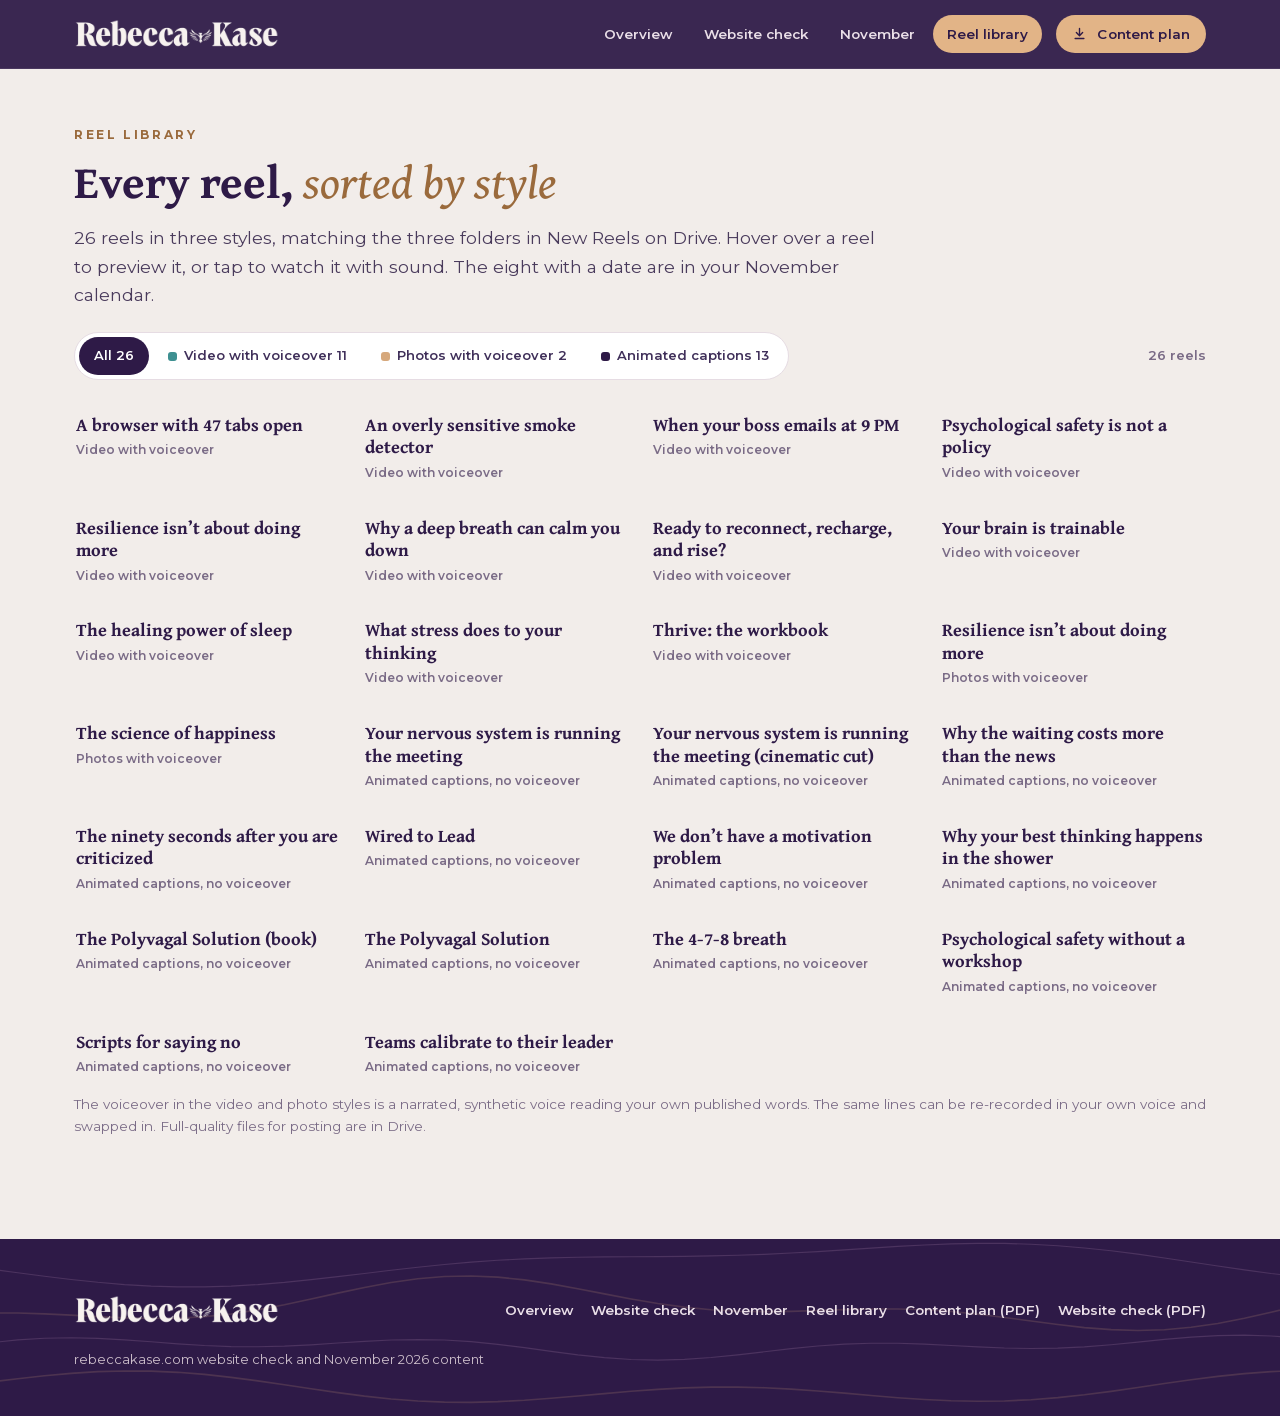
<file: reels/index.html>
<!doctype html>
<html lang="en" data-base="../">
<head>
<meta charset="utf-8">
<meta name="viewport" content="width=device-width, initial-scale=1, viewport-fit=cover">
<title>Reel library | Rebecca Kase</title>
<meta name="description" content="All 26 reels, sorted into three styles: video with voiceover, photos with voiceover, and animated captions.">
<meta name="robots" content="noindex, nofollow">
<meta name="theme-color" content="#2E1A47">
<meta property="og:title" content="Reel library | Rebecca Kase">
<meta property="og:description" content="All 26 reels, sorted into three styles: video with voiceover, photos with voiceover, and animated captions.">
<meta property="og:type" content="website">
<link rel="icon" href="../assets/img/favicon.svg" type="image/svg+xml">
<link rel="preload" href="../assets/fonts/gentium-book-plus-700.woff2" as="font" type="font/woff2" crossorigin>
<link rel="preload" href="../assets/fonts/montserrat-variable.woff2" as="font" type="font/woff2" crossorigin>
<link rel="stylesheet" href="../assets/css/site.css">
<script>document.documentElement.classList.add('js')</script>
</head>
<body>
<header class="site-head">
  <div class="wrap">
    <a class="brand" href=".././" aria-label="Rebecca Kase, overview"><img src="../assets/img/logo-light.webp" alt="Rebecca Kase" width="205" height="30"></a>
    <button class="menu-btn" type="button" aria-label="Open menu" aria-expanded="false" aria-controls="site-nav"><svg viewBox="0 0 24 24" fill="none" stroke="currentColor" stroke-width="2" stroke-linecap="round" aria-hidden="true"><path d="M4 7h16M4 12h16M4 17h16"/></svg></button>
    <nav class="nav" id="site-nav" aria-label="Main"><a href=".././">Overview</a><a href="../website/">Website check</a><a href="../november/">November</a><a href="../reels/" aria-current="page">Reel library</a><a class="btn btn-gold btn-sm" href="../downloads/Rebecca-Kase-November-2026-Content-Plan.pdf" download><svg viewBox="0 0 24 24" fill="none" stroke="currentColor" stroke-width="2.2" stroke-linecap="round" stroke-linejoin="round" aria-hidden="true"><path d="M12 4v11M7 10.5l5 5 5-5M5 20h14"/></svg>Content plan</a></nav>
  </div>
</header>

<main class="page-top">
<section id="library" class="alt lib">
  <div class="wrap">
    <div class="lib-head">
      <div class="sec-intro"><div class="eyebrow rv">Reel library</div><h1 class="h2 rv">Every reel, <em>sorted by style</em></h1>
      <p class="rv">26 reels in three styles, matching the three folders in New Reels on Drive. Hover over a reel to preview it, or tap to watch it with sound. The eight with a date are in your November calendar.</p></div>
    </div>
    <div class="cal-tools rv">
      <div class="seg" role="group" aria-label="Show reels by style">
        <button type="button" data-filter="all" aria-pressed="true">All 26</button>
        <button type="button" data-filter="3" aria-pressed="false"><i style="background:var(--teal)"></i>Video with voiceover 11</button>
        <button type="button" data-filter="2" aria-pressed="false"><i style="background:var(--gold)"></i>Photos with voiceover 2</button>
        <button type="button" data-filter="1" aria-pressed="false"><i style="background:var(--plum)"></i>Animated captions 13</button>
      </div>
      <span class="count-note" id="reel-count" aria-live="polite">26 reels</span>
    </div>
    <div class="reel-grid" id="reel-grid"><button class="rtile rv" type="button" data-id="47-tabs-entrepreneurs-voiceover" data-style="3" aria-label="Play A browser with 47 tabs open">
  <span class="pv"><img src="../media/posts/02/cover.webp" alt="" loading="lazy" width="540" height="960"><span class="sched"><span>Tue, Nov 3</span></span><span class="dur">0:57</span><span class="play"><svg viewBox="0 0 24 24" fill="currentColor" aria-hidden="true"><path d="M8 5.5v13a1 1 0 0 0 1.5.86l10.6-6.5a1 1 0 0 0 0-1.72L9.5 4.64A1 1 0 0 0 8 5.5z"/></svg></span></span>
  <span class="h">A browser with 47 tabs open</span><span class="st">Video with voiceover</span>
</button><button class="rtile rv" type="button" data-id="smoke-detector-polyvagal-voiceover" data-style="3" aria-label="Play An overly sensitive smoke detector">
  <span class="pv"><img src="../media/posts/04/cover.webp" alt="" loading="lazy" width="540" height="960"><span class="sched"><span>Thu, Nov 5</span></span><span class="dur">0:57</span><span class="play"><svg viewBox="0 0 24 24" fill="currentColor" aria-hidden="true"><path d="M8 5.5v13a1 1 0 0 0 1.5.86l10.6-6.5a1 1 0 0 0 0-1.72L9.5 4.64A1 1 0 0 0 8 5.5z"/></svg></span></span>
  <span class="h">An overly sensitive smoke detector</span><span class="st">Video with voiceover</span>
</button><button class="rtile rv" type="button" data-id="mindful-boundaries-voiceover" data-style="3" aria-label="Play When your boss emails at 9 PM">
  <span class="pv"><img src="../media/posts/07/cover.webp" alt="" loading="lazy" width="540" height="960"><span class="sched"><span>Tue, Nov 10</span></span><span class="dur">0:57</span><span class="play"><svg viewBox="0 0 24 24" fill="currentColor" aria-hidden="true"><path d="M8 5.5v13a1 1 0 0 0 1.5.86l10.6-6.5a1 1 0 0 0 0-1.72L9.5 4.64A1 1 0 0 0 8 5.5z"/></svg></span></span>
  <span class="h">When your boss emails at 9 PM</span><span class="st">Video with voiceover</span>
</button><button class="rtile rv" type="button" data-id="not-a-policy-leadership-voiceover" data-style="3" aria-label="Play Psychological safety is not a policy">
  <span class="pv"><img src="../media/posts/09/cover.webp" alt="" loading="lazy" width="540" height="960"><span class="sched"><span>Thu, Nov 12</span></span><span class="dur">0:52</span><span class="play"><svg viewBox="0 0 24 24" fill="currentColor" aria-hidden="true"><path d="M8 5.5v13a1 1 0 0 0 1.5.86l10.6-6.5a1 1 0 0 0 0-1.72L9.5 4.64A1 1 0 0 0 8 5.5z"/></svg></span></span>
  <span class="h">Psychological safety is not a policy</span><span class="st">Video with voiceover</span>
</button><button class="rtile rv" type="button" data-id="resilient-routines-day-voiceover" data-style="3" aria-label="Play Resilience isn’t about doing more">
  <span class="pv"><img src="../media/posts/12/cover.webp" alt="" loading="lazy" width="540" height="960"><span class="sched"><span>Tue, Nov 17</span></span><span class="dur">0:48</span><span class="play"><svg viewBox="0 0 24 24" fill="currentColor" aria-hidden="true"><path d="M8 5.5v13a1 1 0 0 0 1.5.86l10.6-6.5a1 1 0 0 0 0-1.72L9.5 4.64A1 1 0 0 0 8 5.5z"/></svg></span></span>
  <span class="h">Resilience isn’t about doing more</span><span class="st">Video with voiceover</span>
</button><button class="rtile rv" type="button" data-id="vagus-nerve-voiceover" data-style="3" aria-label="Play Why a deep breath can calm you down">
  <span class="pv"><img src="../media/posts/14/cover.webp" alt="" loading="lazy" width="540" height="960"><span class="sched"><span>Thu, Nov 19</span></span><span class="dur">0:57</span><span class="play"><svg viewBox="0 0 24 24" fill="currentColor" aria-hidden="true"><path d="M8 5.5v13a1 1 0 0 0 1.5.86l10.6-6.5a1 1 0 0 0 0-1.72L9.5 4.64A1 1 0 0 0 8 5.5z"/></svg></span></span>
  <span class="h">Why a deep breath can calm you down</span><span class="st">Video with voiceover</span>
</button><button class="rtile rv" type="button" data-id="retreat-trailer-voiceover" data-style="3" aria-label="Play Ready to reconnect, recharge, and rise?">
  <span class="pv"><img src="../media/posts/17/cover.webp" alt="" loading="lazy" width="540" height="960"><span class="sched"><span>Tue, Nov 24</span></span><span class="dur">0:50</span><span class="play"><svg viewBox="0 0 24 24" fill="currentColor" aria-hidden="true"><path d="M8 5.5v13a1 1 0 0 0 1.5.86l10.6-6.5a1 1 0 0 0 0-1.72L9.5 4.64A1 1 0 0 0 8 5.5z"/></svg></span></span>
  <span class="h">Ready to reconnect, recharge, and rise?</span><span class="st">Video with voiceover</span>
</button><button class="rtile rv" type="button" data-id="brain-bar-happiness-voiceover" data-style="3" aria-label="Play Your brain is trainable">
  <span class="pv"><img src="../media/posts/19/cover.webp" alt="" loading="lazy" width="540" height="960"><span class="sched"><span>Thu, Nov 26</span></span><span class="dur">0:52</span><span class="play"><svg viewBox="0 0 24 24" fill="currentColor" aria-hidden="true"><path d="M8 5.5v13a1 1 0 0 0 1.5.86l10.6-6.5a1 1 0 0 0 0-1.72L9.5 4.64A1 1 0 0 0 8 5.5z"/></svg></span></span>
  <span class="h">Your brain is trainable</span><span class="st">Video with voiceover</span>
</button><button class="rtile rv" type="button" data-id="healing-power-of-sleep-voiceover" data-style="3" aria-label="Play The healing power of sleep">
  <span class="pv"><img src="../media/reels/posters/healing-power-of-sleep-voiceover.webp" alt="" loading="lazy" width="540" height="960"><span class="dur">0:53</span><span class="play"><svg viewBox="0 0 24 24" fill="currentColor" aria-hidden="true"><path d="M8 5.5v13a1 1 0 0 0 1.5.86l10.6-6.5a1 1 0 0 0 0-1.72L9.5 4.64A1 1 0 0 0 8 5.5z"/></svg></span></span>
  <span class="h">The healing power of sleep</span><span class="st">Video with voiceover</span>
</button><button class="rtile rv" type="button" data-id="brain-budget-stress-voiceover" data-style="3" aria-label="Play What stress does to your thinking">
  <span class="pv"><img src="../media/reels/posters/brain-budget-stress-voiceover.webp" alt="" loading="lazy" width="540" height="960"><span class="dur">0:54</span><span class="play"><svg viewBox="0 0 24 24" fill="currentColor" aria-hidden="true"><path d="M8 5.5v13a1 1 0 0 0 1.5.86l10.6-6.5a1 1 0 0 0 0-1.72L9.5 4.64A1 1 0 0 0 8 5.5z"/></svg></span></span>
  <span class="h">What stress does to your thinking</span><span class="st">Video with voiceover</span>
</button><button class="rtile rv" type="button" data-id="thrive-workbook-voiceover" data-style="3" aria-label="Play Thrive: the workbook">
  <span class="pv"><img src="../media/reels/posters/thrive-workbook-voiceover.webp" alt="" loading="lazy" width="540" height="960"><span class="dur">0:54</span><span class="play"><svg viewBox="0 0 24 24" fill="currentColor" aria-hidden="true"><path d="M8 5.5v13a1 1 0 0 0 1.5.86l10.6-6.5a1 1 0 0 0 0-1.72L9.5 4.64A1 1 0 0 0 8 5.5z"/></svg></span></span>
  <span class="h">Thrive: the workbook</span><span class="st">Video with voiceover</span>
</button><button class="rtile rv" type="button" data-id="resilient-routines" data-style="2" aria-label="Play Resilience isn’t about doing more">
  <span class="pv"><img src="../media/reels/posters/resilient-routines.webp" alt="" loading="lazy" width="540" height="960"><span class="dur">0:52</span><span class="play"><svg viewBox="0 0 24 24" fill="currentColor" aria-hidden="true"><path d="M8 5.5v13a1 1 0 0 0 1.5.86l10.6-6.5a1 1 0 0 0 0-1.72L9.5 4.64A1 1 0 0 0 8 5.5z"/></svg></span></span>
  <span class="h">Resilience isn’t about doing more</span><span class="st">Photos with voiceover</span>
</button><button class="rtile rv" type="button" data-id="science-of-happiness" data-style="2" aria-label="Play The science of happiness">
  <span class="pv"><img src="../media/reels/posters/science-of-happiness.webp" alt="" loading="lazy" width="540" height="960"><span class="dur">0:50</span><span class="play"><svg viewBox="0 0 24 24" fill="currentColor" aria-hidden="true"><path d="M8 5.5v13a1 1 0 0 0 1.5.86l10.6-6.5a1 1 0 0 0 0-1.72L9.5 4.64A1 1 0 0 0 8 5.5z"/></svg></span></span>
  <span class="h">The science of happiness</span><span class="st">Photos with voiceover</span>
</button><button class="rtile rv" type="button" data-id="nervous-system-running-the-meeting-v2" data-style="1" aria-label="Play Your nervous system is running the meeting">
  <span class="pv"><img src="../media/reels/posters/nervous-system-running-the-meeting-v2.webp" alt="" loading="lazy" width="540" height="960"><span class="dur">0:51</span><span class="play"><svg viewBox="0 0 24 24" fill="currentColor" aria-hidden="true"><path d="M8 5.5v13a1 1 0 0 0 1.5.86l10.6-6.5a1 1 0 0 0 0-1.72L9.5 4.64A1 1 0 0 0 8 5.5z"/></svg></span></span>
  <span class="h">Your nervous system is running the meeting</span><span class="st">Animated captions, no voiceover</span>
</button><button class="rtile rv" type="button" data-id="nervous-system-running-the-meeting-cinematic" data-style="1" aria-label="Play Your nervous system is running the meeting (cinematic cut)">
  <span class="pv"><img src="../media/reels/posters/nervous-system-running-the-meeting-cinematic.webp" alt="" loading="lazy" width="540" height="960"><span class="dur">0:51</span><span class="play"><svg viewBox="0 0 24 24" fill="currentColor" aria-hidden="true"><path d="M8 5.5v13a1 1 0 0 0 1.5.86l10.6-6.5a1 1 0 0 0 0-1.72L9.5 4.64A1 1 0 0 0 8 5.5z"/></svg></span></span>
  <span class="h">Your nervous system is running the meeting (cinematic cut)</span><span class="st">Animated captions, no voiceover</span>
</button><button class="rtile rv" type="button" data-id="why-the-waiting-costs-more-v2" data-style="1" aria-label="Play Why the waiting costs more than the news">
  <span class="pv"><img src="../media/reels/posters/why-the-waiting-costs-more-v2.webp" alt="" loading="lazy" width="540" height="960"><span class="dur">0:45</span><span class="play"><svg viewBox="0 0 24 24" fill="currentColor" aria-hidden="true"><path d="M8 5.5v13a1 1 0 0 0 1.5.86l10.6-6.5a1 1 0 0 0 0-1.72L9.5 4.64A1 1 0 0 0 8 5.5z"/></svg></span></span>
  <span class="h">Why the waiting costs more than the news</span><span class="st">Animated captions, no voiceover</span>
</button><button class="rtile rv" type="button" data-id="ninety-seconds-after-criticism" data-style="1" aria-label="Play The ninety seconds after you are criticized">
  <span class="pv"><img src="../media/reels/posters/ninety-seconds-after-criticism.webp" alt="" loading="lazy" width="540" height="960"><span class="dur">0:51</span><span class="play"><svg viewBox="0 0 24 24" fill="currentColor" aria-hidden="true"><path d="M8 5.5v13a1 1 0 0 0 1.5.86l10.6-6.5a1 1 0 0 0 0-1.72L9.5 4.64A1 1 0 0 0 8 5.5z"/></svg></span></span>
  <span class="h">The ninety seconds after you are criticized</span><span class="st">Animated captions, no voiceover</span>
</button><button class="rtile rv" type="button" data-id="wired-to-lead-keynote" data-style="1" aria-label="Play Wired to Lead">
  <span class="pv"><img src="../media/reels/posters/wired-to-lead-keynote.webp" alt="" loading="lazy" width="540" height="960"><span class="dur">0:46</span><span class="play"><svg viewBox="0 0 24 24" fill="currentColor" aria-hidden="true"><path d="M8 5.5v13a1 1 0 0 0 1.5.86l10.6-6.5a1 1 0 0 0 0-1.72L9.5 4.64A1 1 0 0 0 8 5.5z"/></svg></span></span>
  <span class="h">Wired to Lead</span><span class="st">Animated captions, no voiceover</span>
</button><button class="rtile rv" type="button" data-id="motivation-problem-brand-story" data-style="1" aria-label="Play We don’t have a motivation problem">
  <span class="pv"><img src="../media/reels/posters/motivation-problem-brand-story.webp" alt="" loading="lazy" width="540" height="960"><span class="dur">0:45</span><span class="play"><svg viewBox="0 0 24 24" fill="currentColor" aria-hidden="true"><path d="M8 5.5v13a1 1 0 0 0 1.5.86l10.6-6.5a1 1 0 0 0 0-1.72L9.5 4.64A1 1 0 0 0 8 5.5z"/></svg></span></span>
  <span class="h">We don’t have a motivation problem</span><span class="st">Animated captions, no voiceover</span>
</button><button class="rtile rv" type="button" data-id="best-thinking-shower" data-style="1" aria-label="Play Why your best thinking happens in the shower">
  <span class="pv"><img src="../media/reels/posters/best-thinking-shower.webp" alt="" loading="lazy" width="540" height="960"><span class="dur">0:43</span><span class="play"><svg viewBox="0 0 24 24" fill="currentColor" aria-hidden="true"><path d="M8 5.5v13a1 1 0 0 0 1.5.86l10.6-6.5a1 1 0 0 0 0-1.72L9.5 4.64A1 1 0 0 0 8 5.5z"/></svg></span></span>
  <span class="h">Why your best thinking happens in the shower</span><span class="st">Animated captions, no voiceover</span>
</button><button class="rtile rv" type="button" data-id="polyvagal-solution-book" data-style="1" aria-label="Play The Polyvagal Solution (book)">
  <span class="pv"><img src="../media/reels/posters/polyvagal-solution-book.webp" alt="" loading="lazy" width="540" height="960"><span class="dur">0:47</span><span class="play"><svg viewBox="0 0 24 24" fill="currentColor" aria-hidden="true"><path d="M8 5.5v13a1 1 0 0 0 1.5.86l10.6-6.5a1 1 0 0 0 0-1.72L9.5 4.64A1 1 0 0 0 8 5.5z"/></svg></span></span>
  <span class="h">The Polyvagal Solution (book)</span><span class="st">Animated captions, no voiceover</span>
</button><button class="rtile rv" type="button" data-id="the-polyvagal-solution" data-style="1" aria-label="Play The Polyvagal Solution">
  <span class="pv"><img src="../media/reels/posters/the-polyvagal-solution.webp" alt="" loading="lazy" width="540" height="960"><span class="dur">0:41</span><span class="play"><svg viewBox="0 0 24 24" fill="currentColor" aria-hidden="true"><path d="M8 5.5v13a1 1 0 0 0 1.5.86l10.6-6.5a1 1 0 0 0 0-1.72L9.5 4.64A1 1 0 0 0 8 5.5z"/></svg></span></span>
  <span class="h">The Polyvagal Solution</span><span class="st">Animated captions, no voiceover</span>
</button><button class="rtile rv" type="button" data-id="4-7-8-breath" data-style="1" aria-label="Play The 4-7-8 breath">
  <span class="pv"><img src="../media/reels/posters/4-7-8-breath.webp" alt="" loading="lazy" width="540" height="960"><span class="dur">0:52</span><span class="play"><svg viewBox="0 0 24 24" fill="currentColor" aria-hidden="true"><path d="M8 5.5v13a1 1 0 0 0 1.5.86l10.6-6.5a1 1 0 0 0 0-1.72L9.5 4.64A1 1 0 0 0 8 5.5z"/></svg></span></span>
  <span class="h">The 4-7-8 breath</span><span class="st">Animated captions, no voiceover</span>
</button><button class="rtile rv" type="button" data-id="psychological-safety-without-a-workshop" data-style="1" aria-label="Play Psychological safety without a workshop">
  <span class="pv"><img src="../media/reels/posters/psychological-safety-without-a-workshop.webp" alt="" loading="lazy" width="540" height="960"><span class="dur">0:52</span><span class="play"><svg viewBox="0 0 24 24" fill="currentColor" aria-hidden="true"><path d="M8 5.5v13a1 1 0 0 0 1.5.86l10.6-6.5a1 1 0 0 0 0-1.72L9.5 4.64A1 1 0 0 0 8 5.5z"/></svg></span></span>
  <span class="h">Psychological safety without a workshop</span><span class="st">Animated captions, no voiceover</span>
</button><button class="rtile rv" type="button" data-id="scripts-for-saying-no" data-style="1" aria-label="Play Scripts for saying no">
  <span class="pv"><img src="../media/reels/posters/scripts-for-saying-no.webp" alt="" loading="lazy" width="540" height="960"><span class="dur">0:44</span><span class="play"><svg viewBox="0 0 24 24" fill="currentColor" aria-hidden="true"><path d="M8 5.5v13a1 1 0 0 0 1.5.86l10.6-6.5a1 1 0 0 0 0-1.72L9.5 4.64A1 1 0 0 0 8 5.5z"/></svg></span></span>
  <span class="h">Scripts for saying no</span><span class="st">Animated captions, no voiceover</span>
</button><button class="rtile rv" type="button" data-id="teams-calibrate-to-their-leader" data-style="1" aria-label="Play Teams calibrate to their leader">
  <span class="pv"><img src="../media/reels/posters/teams-calibrate-to-their-leader.webp" alt="" loading="lazy" width="540" height="960"><span class="dur">0:34</span><span class="play"><svg viewBox="0 0 24 24" fill="currentColor" aria-hidden="true"><path d="M8 5.5v13a1 1 0 0 0 1.5.86l10.6-6.5a1 1 0 0 0 0-1.72L9.5 4.64A1 1 0 0 0 8 5.5z"/></svg></span></span>
  <span class="h">Teams calibrate to their leader</span><span class="st">Animated captions, no voiceover</span>
</button></div>
    <p class="cal-note rv">The voiceover in the video and photo styles is a narrated, synthetic voice reading your own published words. The same lines can be re-recorded in your own voice and swapped in. Full-quality files for posting are in Drive.</p>
  </div>
</section>

</main>

<div class="modal" id="player" aria-hidden="true" role="dialog" aria-modal="true" aria-labelledby="r-title">
  <div class="scrim" data-close></div>
  <div class="sheet">
    <div class="m-top"><span class="pos" id="r-pos"></span><div class="acts">
      <button class="icon-btn" type="button" id="r-prev" aria-label="Previous reel"><svg viewBox="0 0 24 24" fill="none" stroke="currentColor" stroke-width="2.4" stroke-linecap="round" stroke-linejoin="round" aria-hidden="true"><path d="m15 18-6-6 6-6"/></svg></button>
      <button class="icon-btn" type="button" id="r-next" aria-label="Next reel"><svg viewBox="0 0 24 24" fill="none" stroke="currentColor" stroke-width="2.4" stroke-linecap="round" stroke-linejoin="round" aria-hidden="true"><path d="m9 18 6-6-6-6"/></svg></button>
      <button class="icon-btn" type="button" data-close data-autofocus aria-label="Close"><svg viewBox="0 0 24 24" fill="none" stroke="currentColor" stroke-width="2.4" stroke-linecap="round" aria-hidden="true"><path d="M6 6l12 12M18 6 6 18"/></svg></button></div></div>
    <div class="m-body"><div class="m-media" id="r-media"></div><div class="m-info" id="r-info"></div></div>
  </div>
</div>
<footer class="site-foot">
  <svg class="waves" data-waves="foot" viewBox="0 0 1440 220" preserveAspectRatio="none" aria-hidden="true"></svg>
  <div class="wrap">
    <img src="../assets/img/logo-light.webp" alt="Rebecca Kase" width="205" height="30">
    <nav aria-label="Footer"><a href=".././">Overview</a><a href="../website/">Website check</a><a href="../november/">November</a><a href="../reels/">Reel library</a><a href="../downloads/Rebecca-Kase-November-2026-Content-Plan.pdf" download>Content plan (PDF)</a><a href="../downloads/Rebecca-Kase-Website-Health-Check.pdf" download>Website check (PDF)</a></nav>
    <p>rebeccakase.com website check and November 2026 content</p>
  </div>
</footer>
<script src="../assets/js/site.js"></script>
<script src="../assets/js/data/posts.js"></script>
<script src="../assets/js/data/reels.js"></script>
<script src="../assets/js/reels.js"></script>
</body>
</html>
</file>
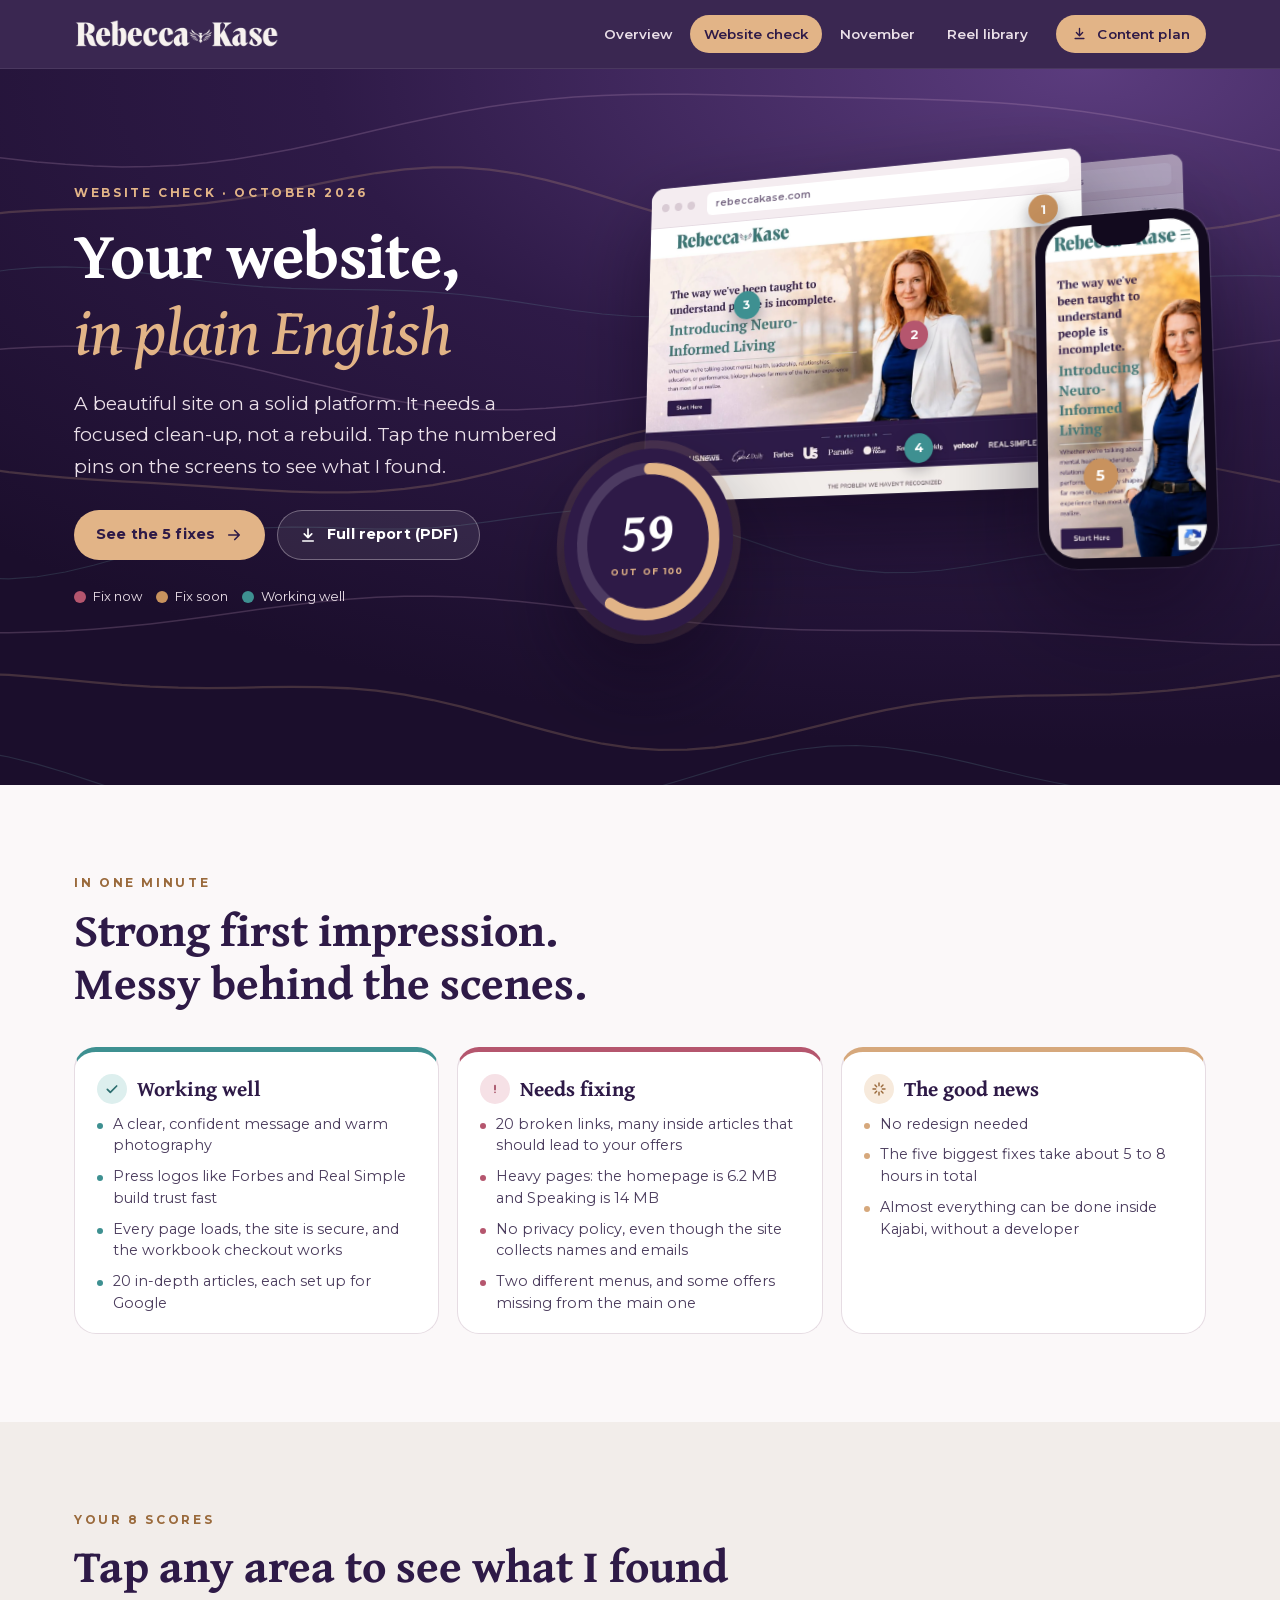
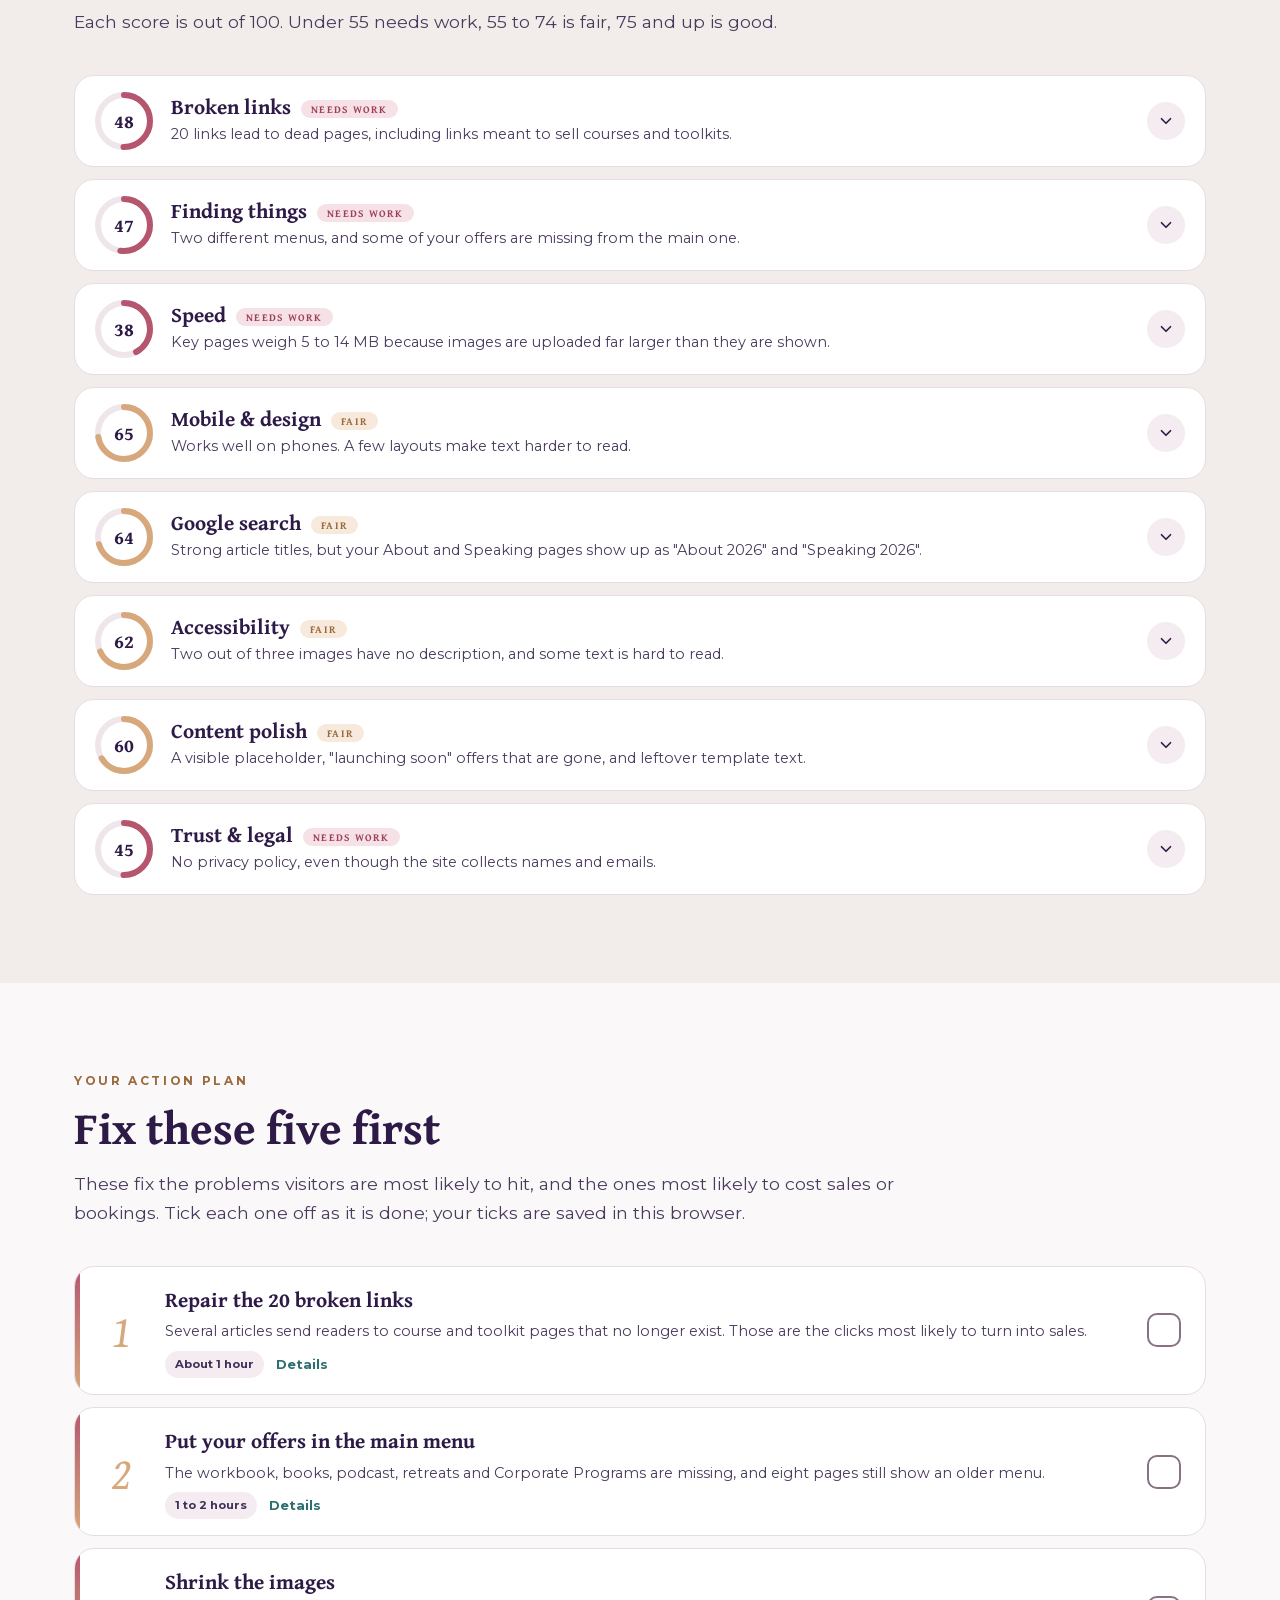
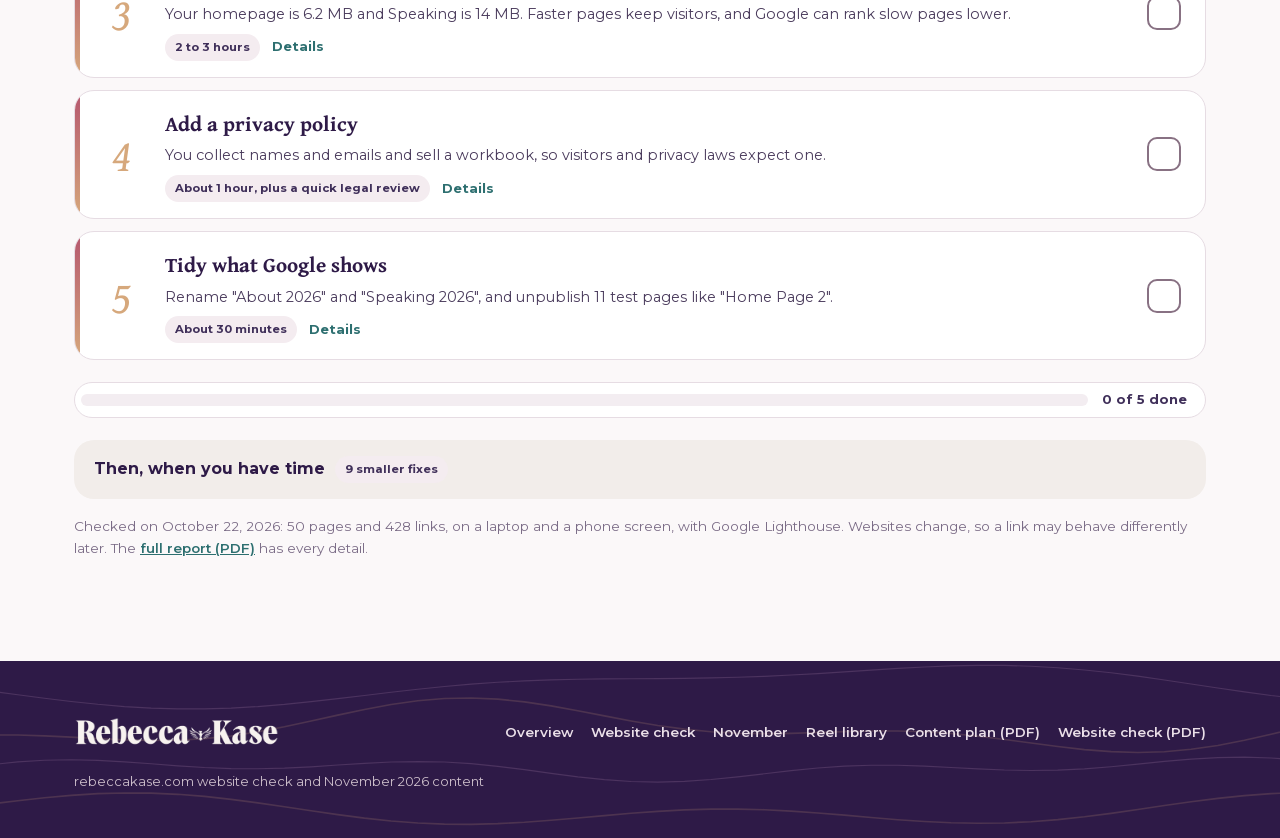
<file: website/index.html>
<!doctype html>
<html lang="en" data-base="../">
<head>
<meta charset="utf-8">
<meta name="viewport" content="width=device-width, initial-scale=1, viewport-fit=cover">
<title>Website check | rebeccakase.com</title>
<meta name="description" content="A plain-English health check of rebeccakase.com: what is working, what to fix first, and how.">
<meta name="robots" content="noindex, nofollow">
<meta name="theme-color" content="#2E1A47">
<meta property="og:title" content="Website check | rebeccakase.com">
<meta property="og:description" content="A plain-English health check of rebeccakase.com: what is working, what to fix first, and how.">
<meta property="og:type" content="website">
<link rel="icon" href="../assets/img/favicon.svg" type="image/svg+xml">
<link rel="preload" href="../assets/fonts/gentium-book-plus-700.woff2" as="font" type="font/woff2" crossorigin>
<link rel="preload" href="../assets/fonts/montserrat-variable.woff2" as="font" type="font/woff2" crossorigin>
<link rel="stylesheet" href="../assets/css/site.css">
<script>document.documentElement.classList.add('js')</script>
</head>
<body>
<header class="site-head">
  <div class="wrap">
    <a class="brand" href=".././" aria-label="Rebecca Kase, overview"><img src="../assets/img/logo-light.webp" alt="Rebecca Kase" width="205" height="30"></a>
    <button class="menu-btn" type="button" aria-label="Open menu" aria-expanded="false" aria-controls="site-nav"><svg viewBox="0 0 24 24" fill="none" stroke="currentColor" stroke-width="2" stroke-linecap="round" aria-hidden="true"><path d="M4 7h16M4 12h16M4 17h16"/></svg></button>
    <nav class="nav" id="site-nav" aria-label="Main"><a href=".././">Overview</a><a href="../website/" aria-current="page">Website check</a><a href="../november/">November</a><a href="../reels/">Reel library</a><a class="btn btn-gold btn-sm" href="../downloads/Rebecca-Kase-November-2026-Content-Plan.pdf" download><svg viewBox="0 0 24 24" fill="none" stroke="currentColor" stroke-width="2.2" stroke-linecap="round" stroke-linejoin="round" aria-hidden="true"><path d="M12 4v11M7 10.5l5 5 5-5M5 20h14"/></svg>Content plan</a></nav>
  </div>
</header>

<main>
<section class="hero audit-hero">
  <svg class="waves" data-waves="hero" data-seed="1.1" viewBox="0 0 1440 760" preserveAspectRatio="xMidYMid slice" aria-hidden="true"></svg>
  <div class="wrap audit-grid">
    <div>
      <div class="eyebrow rv">Website check · October 2026</div>
      <h1 class="rv">Your website, <em>in plain English</em></h1>
      <p class="lede rv">A beautiful site on a solid platform. It needs a focused clean-up, not a rebuild. Tap the numbered pins on the screens to see what I found.</p>
      <div class="hero-actions rv"><a class="btn btn-gold" href="#fixes">See the 5 fixes <svg viewBox="0 0 24 24" fill="none" stroke="currentColor" stroke-width="2.2" stroke-linecap="round" stroke-linejoin="round" aria-hidden="true"><path d="M5 12h14M13 6l6 6-6 6"/></svg></a><a class="btn btn-ghost" href="../downloads/Rebecca-Kase-Website-Health-Check.pdf" download><svg viewBox="0 0 24 24" fill="none" stroke="currentColor" stroke-width="2.2" stroke-linecap="round" stroke-linejoin="round" aria-hidden="true"><path d="M12 4v11M7 10.5l5 5 5-5M5 20h14"/></svg>Full report (PDF)</a></div>
      <div class="pin-legend rv"><span><i style="background:var(--rose)"></i>Fix now</span><span><i style="background:#C8925E"></i>Fix soon</span><span><i style="background:var(--teal)"></i>Working well</span></div>
    </div>
    <div class="a-scene" data-rx="10" data-ry="-18">
      <div class="stage">
        <div class="layer a-back" aria-hidden="true"><div class="browser"><div class="bar"><i></i><i></i><i></i><span>rebeccakase.com/speaking-keynotes</span></div><img src="../media/audit/speaking-keynotes-desk.webp" alt="" width="1440" height="900"></div></div>
        <div class="layer a-desk"><div class="float"><div class="browser"><div class="bar"><i></i><i></i><i></i><span>rebeccakase.com</span></div><div class="shot-wrap" data-pins="desk"><img src="../media/audit/home-desk.webp" alt="The rebeccakase.com homepage on a laptop" width="1440" height="900"></div></div></div></div>
        <div class="layer a-mob"><div class="float f2"><div class="phone"><div class="notch"></div><div class="screen shot-wrap" data-pins="mob"><img class="full" src="../media/audit/home-mob.webp" alt="The rebeccakase.com homepage on a phone" width="780" height="1688" style="object-position:top"></div></div></div></div>
        <div class="layer a-orb" aria-hidden="true"><div class="float f3"><div class="score-orb"><div class="ring" data-fire data-score="59" data-size="150" data-stroke="11" data-color="#E2B487" data-track="rgba(255,255,255,.14)"><div class="num"><div><b class="count" data-to="59">59</b><small>out of 100</small></div></div></div></div></div></div>
      </div>
    </div>
  </div>
</section>

<section id="minute">
  <div class="wrap">
    <div class="sec-intro"><div class="eyebrow rv">In one minute</div><h2 class="h2 rv">Strong first impression. Messy behind the scenes.</h2></div>
    <div class="minute"><div class="mcard m-good rv"><div class="mhead"><span class="mic"><svg viewBox="0 0 24 24" fill="none" stroke="currentColor" stroke-width="2.6" stroke-linecap="round" stroke-linejoin="round" aria-hidden="true"><path d="M5 12.5l4.5 4.5L19 7.5"/></svg></span><h3>Working well</h3></div><ul><li>A clear, confident message and warm photography</li><li>Press logos like Forbes and Real Simple build trust fast</li><li>Every page loads, the site is secure, and the workbook checkout works</li><li>20 in-depth articles, each set up for Google</li></ul></div><div class="mcard m-bad rv"><div class="mhead"><span class="mic"><svg viewBox="0 0 24 24" fill="none" stroke="currentColor" stroke-width="2.4" stroke-linecap="round" aria-hidden="true"><path d="M12 7v6M12 17h.01"/></svg></span><h3>Needs fixing</h3></div><ul><li>20 broken links, many inside articles that should lead to your offers</li><li>Heavy pages: the homepage is 6.2 MB and Speaking is 14 MB</li><li>No privacy policy, even though the site collects names and emails</li><li>Two different menus, and some offers missing from the main one</li></ul></div><div class="mcard m-mid rv"><div class="mhead"><span class="mic"><svg viewBox="0 0 24 24" fill="none" stroke="currentColor" stroke-width="2.2" stroke-linecap="round" stroke-linejoin="round" aria-hidden="true"><path d="M12 3v4M12 17v4M3 12h4M17 12h4M6 6l2.5 2.5M15.5 15.5 18 18M6 18l2.5-2.5M15.5 8.5 18 6"/></svg></span><h3>The good news</h3></div><ul><li>No redesign needed</li><li>The five biggest fixes take about 5 to 8 hours in total</li><li>Almost everything can be done inside Kajabi, without a developer</li></ul></div></div>
  </div>
</section>

<section id="scores" class="alt">
  <div class="wrap">
    <div class="sec-intro"><div class="eyebrow rv">Your 8 scores</div><h2 class="h2 rv">Tap any area to see what I found</h2>
    <p class="rv">Each score is out of 100. Under 55 needs work, 55 to 74 is fair, 75 and up is good.</p></div>
    <div class="accs"><details class="acc rv" id="area-links">
  <summary>
    <div class="ring" data-score="50" data-size="58" data-stroke="6" data-color="#B5566E" data-track="#EFE6EC"><div class="num"><b class="count" data-to="50">50</b></div></div>
    <div class="acc-t"><h3>Broken links <span class="status s-bad">Needs work</span></h3><p>20 links lead to dead pages, including links meant to sell courses and toolkits.</p></div>
    <span class="chev"><svg viewBox="0 0 24 24" fill="none" stroke="currentColor" stroke-width="2.2" stroke-linecap="round" stroke-linejoin="round" aria-hidden="true"><path d="m6 9 6 6 6-6"/></svg></span>
  </summary>
  <div class="acc-body">
    <div class="two-col"><div><h4>What I found</h4><ul><li>9 links point to pages on your site that no longer exist, such as an old Nervous System Reset Course page and a toolkit page.</li><li>11 links to outside sources in your articles are dead or now go somewhere else.</li><li>The Thrive Workbook page links to Kajabi&#x27;s Twitter account instead of yours.</li></ul></div>
    <div><h4>How to fix it</h4><ul><li>Open each article in Kajabi, click the linked words, and paste in a current address. Where an offer no longer exists, link to what you offer today or remove the link.</li><li>The full list is below.</li></ul></div></div>
    <details class="more"><summary>Show the 20 links to fix</summary><h4>On your own site (fix these first)</h4><div class="tbl-wrap"><table class="tbl"><thead><tr><th>On this page</th><th>Link text</th><th>Goes to (dead)</th><th>Point it to</th></tr></thead><tbody><tr><td data-l="On this page"><div style="margin-bottom:7px"><a href="https://www.rebeccakase.com/blog/nervous-system-business-success" target="_blank" rel="noopener">Your Nervous System: The Secret to Business Success</a></div><div style="margin-bottom:7px"><a href="https://www.rebeccakase.com/blog/healing-power-of-sleep-trauma-recovery" target="_blank" rel="noopener">The Healing Power of Sleep: How Rest Reshapes Trauma Recovery</a></div><div style="margin-bottom:7px"><a href="https://www.rebeccakase.com/blog/how-neuro-informed-living-reduces-stress" target="_blank" rel="noopener">How Neuro-Informed Living Reduces Stress and Builds Resilience</a></div><div style="margin-bottom:7px"><a href="https://www.rebeccakase.com/blog/5-daily-habits-neuro-informed-lifestyle" target="_blank" rel="noopener">5 Daily Habits to Support a Neuro-Informed Lifestyle</a></div><div style="margin-bottom:7px"><a href="https://www.rebeccakase.com/blog/polyvagal-theory-nervous-system-trauma-recovery" target="_blank" rel="noopener">Polyvagal Theory: Understanding Your Nervous System for a Better Life</a></div></td><td class="q" data-l="Link text">"Nervous System Reset Course"</td><td class="dead" data-l="Goes to (dead)"><a href="https://www.rebeccakase.com/NeuroInformedLivingHubCoursesPage" target="_blank" rel="noopener">/NeuroInformedLivingHubCoursesPage</a></td><td class="to" data-l="Point it to">A current offer, such as your free guide at <a href="https://www.rebeccakase.com/foundations-neuro-informed-living" target="_blank" rel="noopener">/foundations-neuro-informed-living</a>, or remove the link</td></tr><tr><td data-l="On this page"><div style="margin-bottom:7px"><a href="https://www.rebeccakase.com/blog/nervous-system-advantage" target="_blank" rel="noopener">The Nervous System Advantage</a></div><div style="margin-bottom:7px"><a href="https://www.rebeccakase.com/blog/nervous-system-business-success" target="_blank" rel="noopener">Your Nervous System: The Secret to Business Success</a></div></td><td class="q" data-l="Link text">"Nervous System Reset Toolkit / Get the toolkit now!"</td><td class="dead" data-l="Goes to (dead)"><a href="https://www.rebeccakase.com/nervous-system-reset" target="_blank" rel="noopener">/nervous-system-reset</a></td><td class="to" data-l="Point it to">A current offer, or remove the link</td></tr><tr><td data-l="On this page"><div style="margin-bottom:7px"><a href="https://www.rebeccakase.com/blog/nervous-system-advantage" target="_blank" rel="noopener">The Nervous System Advantage</a></div><div style="margin-bottom:7px"><a href="https://www.rebeccakase.com/blog/science-of-happiness-brain-and-joy" target="_blank" rel="noopener">The Science Behind Happiness: How Your Brain Shapes Joy</a></div></td><td class="q" data-l="Link text">"Join the waitlist... / The Business Accelerator"</td><td class="dead" data-l="Goes to (dead)"><a href="https://www.rebeccakase.com/businessaccelatorwaitlistpage" target="_blank" rel="noopener">/businessaccelatorwaitlistpage</a></td><td class="to" data-l="Point it to"><a href="https://www.rebeccakase.com/contact" target="_blank" rel="noopener">/contact</a>, or remove until the program launches</td></tr><tr><td data-l="On this page"><div style="margin-bottom:7px"><a href="https://www.rebeccakase.com/thrive-workbook-thank-you" target="_blank" rel="noopener">/thrive-workbook-thank-you</a></div></td><td class="q" data-l="Link text">"Check out the podcast"</td><td class="dead" data-l="Goes to (dead)"><a href="https://www.rebeccakase.com/podcast" target="_blank" rel="noopener">/podcast</a></td><td class="to" data-l="Point it to"><a href="https://www.rebeccakase.com/Podcast" target="_blank" rel="noopener">/Podcast</a> (the real address has a capital P)</td></tr><tr><td data-l="On this page"><div style="margin-bottom:7px"><a href="https://www.rebeccakase.com/blog/hour-after-a-hard-conversation" target="_blank" rel="noopener">What to Do After a Hard Conversation</a></div></td><td class="q" data-l="Link text">"a reorganization exhaust a team"</td><td class="dead" data-l="Goes to (dead)"><a href="https://www.rebeccakase.com/blog/[[POST-6-SLUG]]" target="_blank" rel="noopener">/blog/[[POST-6-SLUG]]</a></td><td class="to" data-l="Point it to">This is an unfilled placeholder. It most likely belongs to <a href="https://www.rebeccakase.com/blog/why-uncertainty-at-work-is-exhausting" target="_blank" rel="noopener">/blog/why-uncertainty-at-work-is-exhausting</a></td></tr><tr><td data-l="On this page"><div style="margin-bottom:7px"><a href="https://www.rebeccakase.com/blog/science-of-happiness-brain-and-joy" target="_blank" rel="noopener">The Science Behind Happiness: How Your Brain Shapes Joy</a></div></td><td class="q" data-l="Link text">"here."</td><td class="dead" data-l="Goes to (dead)"><a href="https://www.rebeccakase.com/blog/the-role-of-the-vagus-nerve-in-self-regulation-and-emotional-resilience" target="_blank" rel="noopener">/blog/the-role-of-the-vagus-nerve-in-self-regulation-and-emotional-resilience</a></td><td class="to" data-l="Point it to"><a href="https://www.rebeccakase.com/blog/vagus-nerve-self-regulation" target="_blank" rel="noopener">/blog/vagus-nerve-self-regulation</a></td></tr><tr><td data-l="On this page"><div style="margin-bottom:7px"><a href="https://www.rebeccakase.com/blog/nervous-system-advantage" target="_blank" rel="noopener">The Nervous System Advantage</a></div></td><td class="q" data-l="Link text">"Read more in my article Why Understanding Your Nervous System..."</td><td class="dead" data-l="Goes to (dead)"><a href="https://www.rebeccakase.com/blog/why-understanding-your-nervous-system-is-the-secret-to-business-success" target="_blank" rel="noopener">/blog/why-understanding-your-nervous-system-is-the-secret-to-business-success</a></td><td class="to" data-l="Point it to"><a href="https://www.rebeccakase.com/blog/nervous-system-business-success" target="_blank" rel="noopener">/blog/nervous-system-business-success</a></td></tr><tr><td data-l="On this page"><div style="margin-bottom:7px"><a href="https://www.rebeccakase.com/blog/regulate-to-rise-nervous-system-business-growth" target="_blank" rel="noopener">Regulate to Rise: How a Healthy Nervous System Fuels Business Growth</a></div></td><td class="q" data-l="Link text">"Contact me to learn more..."</td><td class="dead" data-l="Goes to (dead)"><a href="https://www.rebeccakase.com/Business-Coaching" target="_blank" rel="noopener">/Business-Coaching</a></td><td class="to" data-l="Point it to"><a href="https://www.rebeccakase.com/contact" target="_blank" rel="noopener">/contact</a></td></tr><tr><td data-l="On this page"><div style="margin-bottom:7px"><a href="https://www.rebeccakase.com/blog/5-daily-habits-neuro-informed-lifestyle" target="_blank" rel="noopener">5 Daily Habits to Support a Neuro-Informed Lifestyle</a></div></td><td class="q" data-l="Link text">"Neuro-Informed Living"</td><td class="dead" data-l="Goes to (dead)"><a href="https://www.rebeccakase.com/neuro-informed-living" target="_blank" rel="noopener">/neuro-informed-living</a></td><td class="to" data-l="Point it to"><a href="https://www.rebeccakase.com/foundations-neuro-informed-living" target="_blank" rel="noopener">/foundations-neuro-informed-living</a></td></tr></tbody></table></div><h4>Sources in your articles</h4><div class="tbl-wrap"><table class="tbl"><thead><tr><th>In this article</th><th>Source</th><th>What happens now</th></tr></thead><tbody><tr><td data-l="In this article"><a href="https://www.rebeccakase.com/blog/mindful-boundaries-protecting-your-energy-through-a-polyvagal-lens" target="_blank" rel="noopener">Mindful Boundaries: Protecting Your Energy Through a Polyvagal Lens</a></td><td data-l="Source"><a href="https://www.nicabm.com/a-polyvagal-approach-to-working-with-shame" target="_blank" rel="noopener">NICABM: a polyvagal approach to working with shame</a></td><td class="dead" data-l="What happens now">Page not found (404). The link also sits on a single letter, "s".</td></tr><tr><td data-l="In this article"><a href="https://www.rebeccakase.com/blog/mindful-boundaries-protecting-your-energy-through-a-polyvagal-lens" target="_blank" rel="noopener">Mindful Boundaries: Protecting Your Energy Through a Polyvagal Lens</a></td><td data-l="Source"><a href="https://therapas.com.au/introduction-to-polyvagal-theory" target="_blank" rel="noopener">Therapas: introduction to polyvagal theory</a></td><td class="dead" data-l="What happens now">Page not found (404)</td></tr><tr><td data-l="In this article"><a href="https://www.rebeccakase.com/blog/science-of-happiness-brain-and-joy" target="_blank" rel="noopener">The Science Behind Happiness: How Your Brain Shapes Joy</a></td><td data-l="Source"><a href="https://www.nature.com/articles/s41593-020-00673-7" target="_blank" rel="noopener">Nature Neuroscience article</a></td><td class="dead" data-l="What happens now">Page not found (404)</td></tr><tr><td data-l="In this article"><a href="https://www.rebeccakase.com/blog/science-of-happiness-brain-and-joy" target="_blank" rel="noopener">The Science Behind Happiness: How Your Brain Shapes Joy</a></td><td data-l="Source"><a href="https://www.health.harvard.edu/blog/the-science-of-happiness-202203082700" target="_blank" rel="noopener">Harvard Health: the science of happiness</a></td><td class="dead" data-l="What happens now">Page not found (404)</td></tr><tr><td data-l="In this article"><a href="https://www.rebeccakase.com/blog/nervous-system-business-success" target="_blank" rel="noopener">Your Nervous System: The Secret to Business Success</a></td><td data-l="Source"><a href="https://brainbased-wellness.com/executive-leadership-your-nervous-system-and-success/" target="_blank" rel="noopener">Brain-Based Wellness (2 links)</a></td><td class="dead" data-l="What happens now">Forwards to a "not found" page</td></tr><tr><td data-l="In this article"><a href="https://www.rebeccakase.com/blog/5-daily-habits-neuro-informed-lifestyle" target="_blank" rel="noopener">5 Daily Habits to Support a Neuro-Informed Lifestyle</a></td><td data-l="Source"><a href="https://www.health.harvard.edu/mind-and-mood/regular-exercise-change" target="_blank" rel="noopener">Harvard Health Publishing (exercise)</a></td><td class="dead" data-l="What happens now">Page not found (404)</td></tr><tr><td data-l="In this article"><a href="https://www.rebeccakase.com/blog/5-daily-habits-neuro-informed-lifestyle" target="_blank" rel="noopener">5 Daily Habits to Support a Neuro-Informed Lifestyle</a></td><td data-l="Source"><a href="https://www.health.harvard.edu/mind-and-mood/relaxation-techniques-breath-contro-helps-quell-errant-stress-response" target="_blank" rel="noopener">Harvard Medical School (breath control)</a></td><td class="dead" data-l="What happens now">Page not found (404). The address is misspelled ("contro").</td></tr><tr><td data-l="In this article"><a href="https://www.rebeccakase.com/blog/5-daily-habits-neuro-informed-lifestyle" target="_blank" rel="noopener">5 Daily Habits to Support a Neuro-Informed Lifestyle</a></td><td data-l="Source"><a href="https://www.cgh.com.sg/patient-care/our-services/specialties/psychological-medicine/grounding-techniques" target="_blank" rel="noopener">Changi General Hospital (grounding techniques)</a></td><td class="dead" data-l="What happens now">Page not found (404)</td></tr><tr><td data-l="In this article"><a href="https://www.rebeccakase.com/blog/how-neuro-informed-living-reduces-stress" target="_blank" rel="noopener">How Neuro-Informed Living Reduces Stress and Builds Resilience</a></td><td data-l="Source"><a href="https://coacharya.com/blog/20-neuroscience-hacks-for-resilience/" target="_blank" rel="noopener">Coacharya (2 links)</a></td><td class="dead" data-l="What happens now">Page not found (404)</td></tr><tr><td data-l="In this article"><a href="https://www.rebeccakase.com/blog/how-neuro-informed-living-reduces-stress" target="_blank" rel="noopener">How Neuro-Informed Living Reduces Stress and Builds Resilience</a></td><td data-l="Source"><a href="https://www.nuvancehealth.org/health-tips-and-news/the-effect-of-stress-on-the-brain-and-ways-to-manage-it" target="_blank" rel="noopener">Nuvance Health</a></td><td class="dead" data-l="What happens now">Now forwards to a general Northwell Health news page</td></tr><tr><td data-l="In this article"><a href="https://www.rebeccakase.com/blog/polyvagal-theory-nervous-system-trauma-recovery" target="_blank" rel="noopener">Polyvagal Theory: Understanding Your Nervous System for a Better Life</a></td><td data-l="Source"><a href="https://www.massgeneral.org/news/article/vagus-nerve" target="_blank" rel="noopener">Massachusetts General Hospital</a></td><td class="dead" data-l="What happens now">Now forwards to a general search page</td></tr></tbody></table></div></details>
  </div>
</details><details class="acc rv" id="area-nav">
  <summary>
    <div class="ring" data-score="52" data-size="58" data-stroke="6" data-color="#B5566E" data-track="#EFE6EC"><div class="num"><b class="count" data-to="52">52</b></div></div>
    <div class="acc-t"><h3>Finding things <span class="status s-bad">Needs work</span></h3><p>Two different menus, and some of your offers are missing from the main one.</p></div>
    <span class="chev"><svg viewBox="0 0 24 24" fill="none" stroke="currentColor" stroke-width="2.2" stroke-linecap="round" stroke-linejoin="round" aria-hidden="true"><path d="m6 9 6 6 6-6"/></svg></span>
  </summary>
  <div class="acc-body">
    <div class="two-col"><div><h4>What I found</h4><ul><li>Eight pages still show an older menu that points to old versions of your About and Speaking pages.</li><li>Thrive the Workbook, Books, Press, the Podcast, Retreats and Corporate Programs are not in the main menu.</li><li>Two About pages and two Speaking pages are live at the same time, and the Store page is live but empty.</li></ul></div>
    <div><h4>How to fix it</h4><ul><li>Use the same menu on every page, with two dropdowns such as Work With Me and Resources.</li><li>Keep the newer About and Speaking pages, unpublish the old ones, and fill or unpublish the Store.</li></ul></div></div>
    
  </div>
</details><details class="acc rv" id="area-speed">
  <summary>
    <div class="ring" data-score="42" data-size="58" data-stroke="6" data-color="#B5566E" data-track="#EFE6EC"><div class="num"><b class="count" data-to="42">42</b></div></div>
    <div class="acc-t"><h3>Speed <span class="status s-bad">Needs work</span></h3><p>Key pages weigh 5 to 14 MB because images are uploaded far larger than they are shown.</p></div>
    <span class="chev"><svg viewBox="0 0 24 24" fill="none" stroke="currentColor" stroke-width="2.2" stroke-linecap="round" stroke-linejoin="round" aria-hidden="true"><path d="m6 9 6 6 6-6"/></svg></span>
  </summary>
  <div class="acc-body">
    <div class="two-col"><div><h4>What I found</h4><ul><li>A healthy page is under 2 MB. Several of yours are three to seven times that.</li><li>Many photos are 1 to 1.5 MB each, and small icons are uploaded as 2,000-pixel images.</li><li>A 1.3 MB pop-up image loads on 27 pages, even when nobody opens it.</li></ul></div>
    <div><h4>How to fix it</h4><ul><li>Resize photos to the size they are shown, then compress them with a free tool such as Squoosh or TinyPNG. Aim for under 300 KB each.</li><li>Start with the pop-up image: one change speeds up 27 pages.</li></ul></div></div>
    <div class="mini-chart"><div class="mc-title">How much each page weighs <span>Healthy: under 2 MB</span></div><div class="hbar wide"><span><a href="https://www.rebeccakase.com/speaking-keynotes" target="_blank" rel="noopener">Speaking</a></span><div class="tr"><div class="fl" data-w="93%" style="background:linear-gradient(90deg,var(--rose),var(--gold))"></div></div><b>14.0<small> MB</small></b></div><div class="hbar wide"><span><a href="https://www.rebeccakase.com/learn-with-me" target="_blank" rel="noopener">Explore My Work</a></span><div class="tr"><div class="fl" data-w="72%" style="background:linear-gradient(90deg,var(--rose),var(--gold))"></div></div><b>10.8<small> MB</small></b></div><div class="hbar wide"><span><a href="https://www.rebeccakase.com/aboutRebeccaKase" target="_blank" rel="noopener">About</a></span><div class="tr"><div class="fl" data-w="45%" style="background:linear-gradient(90deg,var(--rose),var(--gold))"></div></div><b>6.7<small> MB</small></b></div><div class="hbar wide"><span><a href="https://www.rebeccakase.com/" target="_blank" rel="noopener">Homepage</a></span><div class="tr"><div class="fl" data-w="41%" style="background:linear-gradient(90deg,var(--rose),var(--gold))"></div></div><b>6.2<small> MB</small></b></div><div class="hbar wide"><span><a href="https://www.rebeccakase.com/press" target="_blank" rel="noopener">Press</a></span><div class="tr"><div class="fl" data-w="37%" style="background:linear-gradient(90deg,var(--rose),var(--gold))"></div></div><b>5.6<small> MB</small></b></div><div class="hbar wide"><span><a href="https://www.rebeccakase.com/books" target="_blank" rel="noopener">Books</a></span><div class="tr"><div class="fl" data-w="32%" style="background:linear-gradient(90deg,var(--rose),var(--gold))"></div></div><b>4.8<small> MB</small></b></div></div>
  </div>
</details><details class="acc rv" id="area-mobile">
  <summary>
    <div class="ring" data-score="72" data-size="58" data-stroke="6" data-color="#D6A87C" data-track="#EFE6EC"><div class="num"><b class="count" data-to="72">72</b></div></div>
    <div class="acc-t"><h3>Mobile &amp; design <span class="status s-mid">Fair</span></h3><p>Works well on phones. A few layouts make text harder to read.</p></div>
    <span class="chev"><svg viewBox="0 0 24 24" fill="none" stroke="currentColor" stroke-width="2.2" stroke-linecap="round" stroke-linejoin="round" aria-hidden="true"><path d="m6 9 6 6 6-6"/></svg></span>
  </summary>
  <div class="acc-body">
    <div class="two-col"><div><h4>What I found</h4><ul><li>On phones, the opening text on the Homepage, Speaking and Explore My Work sits on top of your photo.</li><li>On a laptop, the menu hides behind a small &quot;Menu&quot; button.</li><li>The About heading is pushed against the screen edge, and the Explore My Work intro is squeezed into a thin column.</li></ul></div>
    <div><h4>How to fix it</h4><ul><li>On phones, place the photo above or below the text, or add a soft overlay behind the words.</li><li>Show the menu items in full on larger screens.</li></ul></div></div>
    <figure class="shot"><img src="../media/audit/mobile_overlap.webp" alt="Homepage, Speaking and Explore My Work on a phone, with text over the photo" loading="lazy" width="1120" height="779"><figcaption>Homepage, Speaking and Explore My Work on an iPhone-sized screen.</figcaption></figure>
  </div>
</details><details class="acc rv" id="area-google">
  <summary>
    <div class="ring" data-score="70" data-size="58" data-stroke="6" data-color="#D6A87C" data-track="#EFE6EC"><div class="num"><b class="count" data-to="70">70</b></div></div>
    <div class="acc-t"><h3>Google search <span class="status s-mid">Fair</span></h3><p>Strong article titles, but your About and Speaking pages show up as &quot;About 2026&quot; and &quot;Speaking 2026&quot;.</p></div>
    <span class="chev"><svg viewBox="0 0 24 24" fill="none" stroke="currentColor" stroke-width="2.2" stroke-linecap="round" stroke-linejoin="round" aria-hidden="true"><path d="m6 9 6 6 6-6"/></svg></span>
  </summary>
  <div class="acc-body">
    <div class="two-col"><div><h4>What I found</h4><ul><li>Your two most important pages have placeholder titles in Google.</li><li>11 test pages, such as &quot;Home Page 2&quot; and &quot;Blank Page&quot;, are public and listed for Google.</li><li>A few pages have no description, so Google writes its own.</li></ul></div>
    <div><h4>How to fix it</h4><ul><li>Rename the titles in each page&#x27;s SEO settings, for example &quot;About Rebecca Kase | Clinician, CEO, Educator, Author&quot;.</li><li>Unpublish the test pages. Keep the thank-you pages, but hide them from search.</li></ul></div></div>
    <details class="more"><summary>Show suggested titles</summary><div class="tbl-wrap"><table class="tbl"><thead><tr><th>Page</th><th>Title Google shows now</th><th>Suggested title</th></tr></thead><tbody><tr><td data-l="Page"><a href="https://www.rebeccakase.com/aboutRebeccaKase" target="_blank" rel="noopener">/aboutRebeccaKase</a></td><td class="dead" style="font-weight:600" data-l="Title Google shows now">About 2026</td><td class="to" data-l="Suggested title">About Rebecca Kase | Clinician, CEO, Educator, Author</td></tr><tr><td data-l="Page"><a href="https://www.rebeccakase.com/speaking-keynotes" target="_blank" rel="noopener">/speaking-keynotes</a></td><td class="dead" style="font-weight:600" data-l="Title Google shows now">Speaking 2026</td><td class="to" data-l="Suggested title">Keynote Speaker on Neurobiology &amp; Trauma | Rebecca Kase</td></tr><tr><td data-l="Page"><a href="https://www.rebeccakase.com/blog" target="_blank" rel="noopener">/blog</a></td><td class="dead" style="font-weight:600" data-l="Title Google shows now">Articles</td><td class="to" data-l="Suggested title">Nervous System and Leadership Articles | Rebecca Kase</td></tr><tr><td data-l="Page"><a href="https://www.rebeccakase.com/learn-with-me" target="_blank" rel="noopener">/learn-with-me</a></td><td class="dead" style="font-weight:600" data-l="Title Google shows now">Learn With Me</td><td class="to" data-l="Suggested title">Explore My Work: Books, Courses, Resources | Rebecca Kase</td></tr><tr><td data-l="Page"><a href="https://www.rebeccakase.com/books" target="_blank" rel="noopener">/books</a></td><td class="dead" style="font-weight:600" data-l="Title Google shows now">BooksRebecca Kase Books | Polyvagal, EMDR &amp; Resilience Tools</td><td class="to" data-l="Suggested title">Books by Rebecca Kase | Polyvagal, EMDR &amp; Resilience</td></tr><tr><td data-l="Page"><a href="https://www.rebeccakase.com/press" target="_blank" rel="noopener">/press</a></td><td class="dead" style="font-weight:600" data-l="Title Google shows now">Press | Media</td><td class="to" data-l="Suggested title">Press and Media | Rebecca Kase</td></tr><tr><td data-l="Page"><a href="https://www.rebeccakase.com/podcasts/the-humble-therapist" target="_blank" rel="noopener">/podcasts/the-humble-therapist</a></td><td class="dead" style="font-weight:600" data-l="Title Google shows now">the Humble therapist</td><td class="to" data-l="Suggested title">The Humble Therapist Podcast | Rebecca Kase</td></tr><tr><td data-l="Page"><a href="https://www.rebeccakase.com/store" target="_blank" rel="noopener">/store</a></td><td class="dead" style="font-weight:600" data-l="Title Google shows now">The same title as the homepage</td><td class="to" data-l="Suggested title">Store | Rebecca Kase (or unpublish the page)</td></tr></tbody></table></div></details>
  </div>
</details><details class="acc rv" id="area-access">
  <summary>
    <div class="ring" data-score="68" data-size="58" data-stroke="6" data-color="#D6A87C" data-track="#EFE6EC"><div class="num"><b class="count" data-to="68">68</b></div></div>
    <div class="acc-t"><h3>Accessibility <span class="status s-mid">Fair</span></h3><p>Two out of three images have no description, and some text is hard to read.</p></div>
    <span class="chev"><svg viewBox="0 0 24 24" fill="none" stroke="currentColor" stroke-width="2.2" stroke-linecap="round" stroke-linejoin="round" aria-hidden="true"><path d="m6 9 6 6 6-6"/></svg></span>
  </summary>
  <div class="acc-body">
    <div class="two-col"><div><h4>What I found</h4><ul><li>203 of 319 images have no description (alt text), so screen readers and Google cannot tell what they show.</li><li>White text on the teal buttons and footer is hard to read, and one line on the Resources page is almost invisible.</li><li>The sign-up boxes have no labels.</li></ul></div>
    <div><h4>How to fix it</h4><ul><li>Add a short description to each meaningful image, for example &quot;Rebecca Kase speaking on stage about leadership&quot;.</li><li>Use a deeper teal or plum behind white text, and add a label above each sign-up box.</li></ul></div></div>
    
  </div>
</details><details class="acc rv" id="area-polish">
  <summary>
    <div class="ring" data-score="66" data-size="58" data-stroke="6" data-color="#D6A87C" data-track="#EFE6EC"><div class="num"><b class="count" data-to="66">66</b></div></div>
    <div class="acc-t"><h3>Content polish <span class="status s-mid">Fair</span></h3><p>A visible placeholder, &quot;launching soon&quot; offers that are gone, and leftover template text.</p></div>
    <span class="chev"><svg viewBox="0 0 24 24" fill="none" stroke="currentColor" stroke-width="2.2" stroke-linecap="round" stroke-linejoin="round" aria-hidden="true"><path d="m6 9 6 6 6-6"/></svg></span>
  </summary>
  <div class="acc-body">
    <div class="two-col"><div><h4>What I found</h4><ul><li>The article Regulate to Rise shows an unfinished note: &quot;[Insert image: Simple chart of three nervous system states with leadership examples]&quot;.</li><li>Some articles still promote a toolkit and a course that are no longer available.</li><li>Some pages say &quot;© 2026 Kajabi&quot; in the footer, and two old menu items have typos (&quot;Nuero&quot; and &quot;Kate&quot;).</li></ul></div>
    <div><h4>How to fix it</h4><ul><li>Delete the note or add the chart, point old offers to the Thrive Workbook or your free guide, and set the footer to &quot;© 2026 Rebecca Kase&quot;.</li></ul></div></div>
    <figure class="shot"><img src="../media/audit/placeholder.webp" alt="The unfinished note as it appears in the live article" loading="lazy" width="1100" height="269"><figcaption>The note as it appears in the live article today.</figcaption></figure>
  </div>
</details><details class="acc rv" id="area-trust">
  <summary>
    <div class="ring" data-score="50" data-size="58" data-stroke="6" data-color="#B5566E" data-track="#EFE6EC"><div class="num"><b class="count" data-to="50">50</b></div></div>
    <div class="acc-t"><h3>Trust &amp; legal <span class="status s-bad">Needs work</span></h3><p>No privacy policy, even though the site collects names and emails.</p></div>
    <span class="chev"><svg viewBox="0 0 24 24" fill="none" stroke="currentColor" stroke-width="2.2" stroke-linecap="round" stroke-linejoin="round" aria-hidden="true"><path d="m6 9 6 6 6-6"/></svg></span>
  </summary>
  <div class="acc-body">
    <div class="two-col"><div><h4>What I found</h4><ul><li>Sign-up forms appear across the site and you sell a workbook, but there is no privacy policy or terms page.</li><li>Only one of your 20 articles says it is not a substitute for professional care.</li></ul></div>
    <div><h4>How to fix it</h4><ul><li>Add Privacy Policy and Terms pages and link them in the footer. A reputable template is a good start, and a lawyer can confirm the details.</li><li>Add one line to the blog template: &quot;This article is for education only and is not a substitute for therapy or medical care.&quot;</li></ul></div></div>
    <p class="fine">This is general guidance, not legal advice.</p>
  </div>
</details></div>
  </div>
</section>

<section id="fixes">
  <div class="wrap">
    <div class="sec-intro"><div class="eyebrow rv">Your action plan</div><h2 class="h2 rv">Fix these five first</h2>
    <p class="rv">These fix the problems visitors are most likely to hit, and the ones most likely to cost sales or bookings. Tick each one off as it is done; your ticks are saved in this browser.</p></div>
    <div class="fixes"><label class="fix rv"><input type="checkbox"><span class="fx-n">1</span>
  <span class="fx-b"><span class="fx-t">Repair the 20 broken links</span><span class="fx-w">Several articles send readers to course and toolkit pages that no longer exist. Those are the clicks most likely to turn into sales.</span><span class="fx-m"><span class="tag">About 1 hour</span><a href="#area-links" data-open="area-links">Details</a></span></span>
  <span class="fx-box" aria-hidden="true"><svg viewBox="0 0 24 24" fill="none" stroke="currentColor" stroke-width="2.6" stroke-linecap="round" stroke-linejoin="round" aria-hidden="true"><path d="M5 12.5l4.5 4.5L19 7.5"/></svg></span></label><label class="fix rv"><input type="checkbox"><span class="fx-n">2</span>
  <span class="fx-b"><span class="fx-t">Put your offers in the main menu</span><span class="fx-w">The workbook, books, podcast, retreats and Corporate Programs are missing, and eight pages still show an older menu.</span><span class="fx-m"><span class="tag">1 to 2 hours</span><a href="#area-nav" data-open="area-nav">Details</a></span></span>
  <span class="fx-box" aria-hidden="true"><svg viewBox="0 0 24 24" fill="none" stroke="currentColor" stroke-width="2.6" stroke-linecap="round" stroke-linejoin="round" aria-hidden="true"><path d="M5 12.5l4.5 4.5L19 7.5"/></svg></span></label><label class="fix rv"><input type="checkbox"><span class="fx-n">3</span>
  <span class="fx-b"><span class="fx-t">Shrink the images</span><span class="fx-w">Your homepage is 6.2 MB and Speaking is 14 MB. Faster pages keep visitors, and Google can rank slow pages lower.</span><span class="fx-m"><span class="tag">2 to 3 hours</span><a href="#area-speed" data-open="area-speed">Details</a></span></span>
  <span class="fx-box" aria-hidden="true"><svg viewBox="0 0 24 24" fill="none" stroke="currentColor" stroke-width="2.6" stroke-linecap="round" stroke-linejoin="round" aria-hidden="true"><path d="M5 12.5l4.5 4.5L19 7.5"/></svg></span></label><label class="fix rv"><input type="checkbox"><span class="fx-n">4</span>
  <span class="fx-b"><span class="fx-t">Add a privacy policy</span><span class="fx-w">You collect names and emails and sell a workbook, so visitors and privacy laws expect one.</span><span class="fx-m"><span class="tag">About 1 hour, plus a quick legal review</span><a href="#area-trust" data-open="area-trust">Details</a></span></span>
  <span class="fx-box" aria-hidden="true"><svg viewBox="0 0 24 24" fill="none" stroke="currentColor" stroke-width="2.6" stroke-linecap="round" stroke-linejoin="round" aria-hidden="true"><path d="M5 12.5l4.5 4.5L19 7.5"/></svg></span></label><label class="fix rv"><input type="checkbox"><span class="fx-n">5</span>
  <span class="fx-b"><span class="fx-t">Tidy what Google shows</span><span class="fx-w">Rename &quot;About 2026&quot; and &quot;Speaking 2026&quot;, and unpublish 11 test pages like &quot;Home Page 2&quot;.</span><span class="fx-m"><span class="tag">About 30 minutes</span><a href="#area-google" data-open="area-google">Details</a></span></span>
  <span class="fx-box" aria-hidden="true"><svg viewBox="0 0 24 24" fill="none" stroke="currentColor" stroke-width="2.6" stroke-linecap="round" stroke-linejoin="round" aria-hidden="true"><path d="M5 12.5l4.5 4.5L19 7.5"/></svg></span></label></div>
    <div class="progress rv"><div class="pt"><div class="pf" id="pf"></div></div><span id="ptxt">0 of 5 done</span></div>
    <details class="later rv"><summary>Then, when you have time <span class="tag">9 smaller fixes</span></summary><div class="later-list"><label class="later-i"><input type="checkbox"><span>Add descriptions (alt text) to your images</span></label><label class="later-i"><input type="checkbox"><span>Fix the phone layouts so text does not sit on photos</span></label><label class="later-i"><input type="checkbox"><span>Update &quot;launching soon&quot; offers to what you offer today</span></label><label class="later-i"><input type="checkbox"><span>Delete the &quot;[Insert image]&quot; note in Regulate to Rise</span></label><label class="later-i"><input type="checkbox"><span>Replace the Kajabi Twitter link on the workbook page</span></label><label class="later-i"><input type="checkbox"><span>Fill or unpublish the empty Store page</span></label><label class="later-i"><input type="checkbox"><span>Set the footer to &quot;© 2026 Rebecca Kase&quot; everywhere</span></label><label class="later-i"><input type="checkbox"><span>Use a deeper teal behind white text, and add labels to sign-up boxes</span></label><label class="later-i"><input type="checkbox"><span>Submit your sitemap in Google Search Console (free)</span></label></div></details>
    <p class="cal-note">Checked on October 22, 2026: 50 pages and 428 links, on a laptop and a phone screen, with Google Lighthouse. Websites change, so a link may behave differently later. The <a href="../downloads/Rebecca-Kase-Website-Health-Check.pdf" download>full report (PDF)</a> has every detail.</p>
  </div>
</section>
</main>
<footer class="site-foot">
  <svg class="waves" data-waves="foot" viewBox="0 0 1440 220" preserveAspectRatio="none" aria-hidden="true"></svg>
  <div class="wrap">
    <img src="../assets/img/logo-light.webp" alt="Rebecca Kase" width="205" height="30">
    <nav aria-label="Footer"><a href=".././">Overview</a><a href="../website/">Website check</a><a href="../november/">November</a><a href="../reels/">Reel library</a><a href="../downloads/Rebecca-Kase-November-2026-Content-Plan.pdf" download>Content plan (PDF)</a><a href="../downloads/Rebecca-Kase-Website-Health-Check.pdf" download>Website check (PDF)</a></nav>
    <p>rebeccakase.com website check and November 2026 content</p>
  </div>
</footer>
<script src="../assets/js/site.js"></script>
<script src="../assets/js/audit.js"></script>
</body>
</html>
</file>
<file: assets/css/site.css>
/* Rebecca Kase | Website check and November content
   Brand: plum, blush and teal with gold accents. Gentium Book Plus for headlines, Montserrat for text. */

@font-face{font-family:'Gentium Book Plus';font-style:normal;font-weight:400;font-display:swap;src:url(../fonts/gentium-book-plus-400.woff2) format('woff2')}
@font-face{font-family:'Gentium Book Plus';font-style:normal;font-weight:700;font-display:swap;src:url(../fonts/gentium-book-plus-700.woff2) format('woff2')}
@font-face{font-family:'Gentium Book Plus';font-style:italic;font-weight:400;font-display:swap;src:url(../fonts/gentium-book-plus-400-italic.woff2) format('woff2')}
@font-face{font-family:'Gentium Book Plus';font-style:italic;font-weight:700;font-display:swap;src:url(../fonts/gentium-book-plus-700-italic.woff2) format('woff2')}
@font-face{font-family:'Montserrat';font-style:normal;font-weight:300 700;font-display:swap;src:url(../fonts/montserrat-variable.woff2) format('woff2')}

:root{
  /* layout: plum hero bands over a blush-and-paper page, cards with soft plum shadows */
  --plum:#2E1A47; --plum-2:#40305A; --plum-3:#5A4570; --plum-deep:#1B0E2C;
  --ink:#2E1A47; --body:#4A3B5C; --muted:#7A6B86;
  --blush:#F2EDEA; --paper:#FBF8F9; --cream:#F4ECF0; --line:#E6DCE3; --white:#FFFFFF;
  --gold:#D6A87C; --gold-2:#E2B487; --gold-text:#9A6A3C; --gold-bg:#F7EADC;
  --teal:#3E9091; --teal-2:#7CC9BE; --teal-text:#2D6F70; --teal-bg:#DDEFEE;
  --rose:#B5566E; --rose-text:#9C3F57; --rose-bg:#F6E1E6;
  --on-plum:#EADFE8; --on-plum-2:#CDBFCB; --mauve:#887183;
  --serif:'Gentium Book Plus', Georgia, 'Times New Roman', serif;
  --sans:'Montserrat', system-ui, -apple-system, 'Segoe UI', Roboto, sans-serif;
  --r-xl:28px; --r-lg:22px; --r-md:16px; --r-sm:10px;
  --shadow-sm:0 6px 18px rgba(46,26,71,.08);
  --shadow:0 18px 44px rgba(46,26,71,.12);
  --shadow-lg:0 40px 90px rgba(8,2,18,.45);
  --ease:cubic-bezier(.3,.7,.2,1);
  --gutter:max(16px, env(safe-area-inset-left, 0px));
  --gutter-r:max(16px, env(safe-area-inset-right, 0px));
  color-scheme:light;
}

*{box-sizing:border-box}
html{scroll-behavior:smooth;-webkit-text-size-adjust:100%}
body{margin:0;background:var(--paper);color:var(--body);font-family:var(--sans);font-size:16px;line-height:1.65;-webkit-font-smoothing:antialiased;overflow-x:hidden}
img,video{max-width:100%;height:auto;display:block}
a{color:var(--teal-text)}
h1,h2,h3,h4{font-family:var(--serif);color:var(--ink);font-weight:700;line-height:1.15;margin:0;text-wrap:balance}
p{margin:0 0 1em}
button{font:inherit;color:inherit}
:focus-visible{outline:3px solid var(--gold);outline-offset:3px;border-radius:6px}
.wrap{max-width:1180px;margin:0 auto;padding-left:max(24px, env(safe-area-inset-left, 0px));padding-right:max(24px, env(safe-area-inset-right, 0px))}
.eyebrow{font-weight:700;font-size:12px;letter-spacing:.22em;text-transform:uppercase;color:var(--gold-text)}
.dark .eyebrow,.hero .eyebrow{color:var(--gold-2)}
.lead{font-size:19px;line-height:1.7;max-width:780px}
.h2{font-size:clamp(32px,4.2vw,46px);margin:10px 0 16px}
.muted{color:var(--muted)}
.sr-only{position:absolute;width:1px;height:1px;overflow:hidden;clip:rect(0 0 0 0);white-space:nowrap}
.tnum{font-variant-numeric:tabular-nums}

/* ---------- buttons ---------- */
.btn{display:inline-flex;align-items:center;gap:10px;border:0;border-radius:999px;padding:13px 22px;font-weight:700;font-size:14.5px;letter-spacing:.01em;text-decoration:none;cursor:pointer;transition:transform .2s var(--ease),box-shadow .2s,background .2s,color .2s}
.btn svg{width:18px;height:18px;flex:none}
.btn:hover{transform:translateY(-2px)}
.btn-gold{background:var(--gold-2);color:var(--plum)}
.btn-gold:hover{background:#EBC197;box-shadow:0 10px 26px rgba(214,168,124,.35)}
.btn-plum{background:var(--plum);color:#fff}
.btn-plum:hover{background:var(--plum-2);box-shadow:0 10px 26px rgba(46,26,71,.25)}
.btn-ghost{background:rgba(255,255,255,.08);color:#fff;box-shadow:inset 0 0 0 1px rgba(244,236,240,.35)}
.btn-ghost:hover{background:rgba(255,255,255,.14)}
.btn-line{background:#fff;color:var(--plum);box-shadow:inset 0 0 0 1px var(--line)}
.btn-line:hover{box-shadow:inset 0 0 0 1px var(--plum-3),var(--shadow-sm)}
.btn-sm{padding:8px 14px;font-size:13px}
.btn-sm svg{width:15px;height:15px}

/* ---------- header ---------- */
body::before{content:"";position:fixed;inset:0 0 auto;height:env(safe-area-inset-top, 0px);z-index:60;background:var(--plum)}
.site-head{position:sticky;top:env(safe-area-inset-top, 0px);z-index:50;background:rgba(46,26,71,.94);backdrop-filter:blur(12px);-webkit-backdrop-filter:blur(12px);border-bottom:1px solid rgba(255,255,255,.08)}
.site-head .wrap{display:flex;align-items:center;justify-content:space-between;gap:20px;height:68px}
.brand{display:flex;align-items:center;gap:12px;text-decoration:none}
.brand img{height:30px;width:auto}
.nav{display:flex;align-items:center;gap:4px}
.nav a{color:var(--on-plum);text-decoration:none;font-weight:600;font-size:13.5px;padding:8px 14px;border-radius:999px;transition:background .2s,color .2s;white-space:nowrap}
.nav a:hover{background:rgba(255,255,255,.08);color:#fff}
.nav a[aria-current="page"]{background:var(--gold-2);color:var(--plum)}
.nav .btn{margin-left:10px}
.nav a.btn-gold{color:var(--plum);padding:8px 16px}
.nav a.btn-gold:hover{background:#EBC197;color:var(--plum)}
.menu-btn{display:none;background:none;border:0;padding:8px;cursor:pointer;color:#fff}
.menu-btn svg{width:26px;height:26px}

/* ---------- hero band ---------- */
.hero{position:relative;overflow:hidden;color:#fff;background:radial-gradient(120% 95% at 85% 0%,#5B3C7E 0%,#2E1A47 50%,#1B0E2C 100%)}
.hero .waves{position:absolute;inset:0;width:100%;height:100%;pointer-events:none}
.waves path{fill:none;stroke-linecap:round}
.hero .waves path{stroke-dasharray:1;stroke-dashoffset:1;animation:draw 3.2s var(--ease) forwards}
.hero .waves g{animation:drift 18s ease-in-out infinite alternate}
@keyframes draw{to{stroke-dashoffset:0}}
@keyframes drift{from{transform:translateX(-30px)}to{transform:translateX(30px)}}
.hero .wrap{position:relative}
.hero h1{color:#fff;font-size:clamp(40px,6vw,66px);letter-spacing:-.01em;margin:14px 0 20px}
.hero h1 em{color:var(--gold-2);font-weight:400}
.hero .lede{font-size:19px;line-height:1.65;color:var(--on-plum);max-width:560px;margin:0 0 28px}
.hero-actions{display:flex;flex-wrap:wrap;gap:12px}
.chips{display:flex;flex-wrap:wrap;gap:8px}
.chips span{font-size:12.5px;font-weight:600;color:var(--cream);border:1px solid rgba(244,236,240,.26);background:rgba(255,255,255,.06);padding:6px 13px;border-radius:999px}
.hello{display:inline-flex;align-items:center;gap:12px;padding:6px 16px 6px 6px;border-radius:999px;background:rgba(255,255,255,.07);border:1px solid rgba(244,236,240,.18);font-size:13.5px;color:var(--on-plum);font-weight:600}
.hello img{width:34px;height:34px;border-radius:50%;object-fit:cover}

/* ---------- sections ---------- */
section{padding:88px 0;position:relative}
section.alt{background:var(--blush)}
section.dark{background:var(--plum);color:var(--on-plum)}
section.dark h2,section.dark h3{color:#fff}
.sec-intro{max-width:820px;margin-bottom:38px}
.sec-intro p{font-size:17.5px}

/* ---------- reveal ---------- */
.rv{transition:opacity .8s ease,transform .8s var(--ease)}
.js .rv:not(.in){opacity:.001;transform:translateY(22px)}
@media (prefers-reduced-motion:reduce){
  .js .rv:not(.in){opacity:1;transform:none}
  .hero .waves path{animation:none;stroke-dashoffset:0}
  .hero .waves g{animation:none}
  *{scroll-behavior:auto}
}

/* ---------- 3D tilt cards ---------- */
.tilt{transform-style:preserve-3d;transition:transform .5s var(--ease),box-shadow .5s var(--ease);will-change:transform}
.tilt.is-tilting{transition:transform .08s linear,box-shadow .3s}
.tilt .pop{transform:translateZ(36px)}

/* ---------- score ring ---------- */
.ring{position:relative;display:grid;place-items:center;flex:none}
.ring svg{display:block;transform:rotate(-90deg)}
.ring .track{fill:none}
.ring .val{fill:none;stroke-linecap:round;transition:stroke-dashoffset 1.8s var(--ease)}
.ring .num{position:absolute;inset:0;display:grid;place-items:center;text-align:center}
.ring .num b{font-family:var(--serif);color:var(--ink);line-height:1}

/* ---------- home ---------- */
.scene{position:relative;height:560px;perspective:1600px;perspective-origin:50% 40%}
.stage{position:absolute;inset:0;transform-style:preserve-3d;transform:rotateX(var(--rx,8deg)) rotateY(var(--ry,-16deg));transition:transform .9s var(--ease)}
.scene.live .stage{transition:transform .15s linear}
.layer{position:absolute;transform-style:preserve-3d}
.float{animation:float 7s ease-in-out infinite}
.float.f2{animation-duration:8.5s;animation-delay:-2s}
.float.f3{animation-duration:9.5s;animation-delay:-4s}
@keyframes float{0%,100%{translate:0 0}50%{translate:0 -12px}}
@media (prefers-reduced-motion:reduce){.float{animation:none}.stage{transition:none}}
.browser{background:#fff;border-radius:14px;overflow:hidden;box-shadow:var(--shadow-lg),0 0 0 1px rgba(255,255,255,.12)}
.browser .bar{display:flex;align-items:center;gap:6px;padding:9px 12px;background:var(--cream);border-bottom:1px solid var(--line)}
.browser .bar i{width:9px;height:9px;border-radius:50%;background:#D9CBD4;display:block;flex:none}
.browser .bar span{margin-left:8px;font-size:11.5px;color:var(--muted);font-weight:600;background:#fff;border-radius:6px;padding:3px 10px;flex:1;white-space:nowrap;overflow:hidden;text-overflow:ellipsis}
.browser img{width:100%;height:auto}
.phone{position:relative;border-radius:34px;background:#120A1E;padding:9px;box-shadow:var(--shadow-lg),0 0 0 1px rgba(255,255,255,.14)}
.phone .screen{position:relative;border-radius:26px;overflow:hidden;background:#000;aspect-ratio:9/19.5}
.phone .screen video,.phone .screen img.full{position:absolute;inset:0;width:100%;height:100%;object-fit:cover}
.phone .notch{position:absolute;top:9px;left:50%;transform:translateX(-50%);width:34%;height:20px;background:#120A1E;border-radius:0 0 14px 14px;z-index:3}
.score-orb{width:178px;height:178px;border-radius:50%;background:var(--plum);display:grid;place-items:center;box-shadow:var(--shadow-lg),0 0 0 8px rgba(214,168,124,.16)}
.score-orb .num b{color:#fff;font-size:54px}
.score-orb .num small{display:block;font-size:10.5px;letter-spacing:.18em;text-transform:uppercase;color:var(--gold-2);font-weight:700;margin-top:4px}



.linkfix{display:grid;gap:14px}
.lf{display:grid;grid-template-columns:110px 1fr auto;gap:20px;align-items:center;background:#fff;border:1px solid var(--line);border-radius:20px;padding:16px 20px 16px 16px}
.lf img{width:110px;aspect-ratio:4/5;object-fit:cover;border-radius:12px}
.lf .when{font-size:11.5px;font-weight:700;letter-spacing:.14em;text-transform:uppercase;color:var(--gold-text)}
.lf h3{font-size:21px;margin:3px 0 6px}
.lf p{margin:0;font-size:14.5px}
.lf .art{font-size:13.5px;color:var(--muted);margin-top:6px}
.lf .art a{font-weight:600}

/* ---------- badges and chips ---------- */
.badge{flex:none;display:inline-flex;align-items:center;gap:6px;font-size:11px;font-weight:700;letter-spacing:.12em;text-transform:uppercase;padding:5px 11px;border-radius:999px;white-space:nowrap}
.badge::before{content:"";width:7px;height:7px;border-radius:50%;background:currentColor}
.now{background:var(--rose-bg);color:var(--rose-text)}
.soon{background:var(--gold-bg);color:var(--gold-text)}
.nice{background:var(--teal-bg);color:var(--teal-text)}
.good-b{background:var(--teal-bg);color:var(--teal-text)}
.tag{display:inline-flex;align-items:center;gap:6px;font-size:11.5px;font-weight:700;padding:4px 10px;border-radius:999px;background:var(--cream);color:var(--plum-2);white-space:nowrap}
.tag.t-reel{background:var(--teal-bg);color:var(--teal-text)}
.tag.t-carousel{background:#EDE6F3;color:var(--plum-2)}
.tag.t-single{background:var(--gold-bg);color:var(--gold-text)}
.tag svg{width:12px;height:12px}

/* ---------- audit: hero stage ---------- */
.audit-hero{padding:56px 0 120px}
.audit-grid{display:grid;grid-template-columns:.92fr 1.08fr;gap:44px;align-items:center}
.audit-grid>*{min-width:0}
.a-scene{position:relative;height:540px;perspective:1700px}
.a-scene .stage{--rx:10deg;--ry:-18deg}
.a-desk{left:0;top:30px;width:80%;transform:translateZ(0)}
.a-back{left:16%;top:-6px;width:70%;transform:translateZ(-160px) translateX(10%);opacity:.55;filter:saturate(.7)}
.a-mob{right:-5%;top:150px;width:26%;transform:translateZ(170px)}
.a-orb{left:-3%;bottom:30px;transform:translateZ(130px)}
.shot-wrap{position:relative}
.pin{position:absolute;width:30px;height:30px;margin:-15px 0 0 -15px;border-radius:50%;border:0;padding:0;cursor:pointer;display:grid;place-items:center;font-weight:800;font-size:13px;color:#fff;box-shadow:0 6px 16px rgba(8,2,18,.35);transform:translateZ(40px);z-index:4}
.pin::after{content:"";position:absolute;inset:-6px;border-radius:50%;border:2px solid currentColor;opacity:.0;animation:ping 2.4s var(--ease) infinite}
.pin.p-now{background:var(--rose);color:var(--rose)}
.pin.p-soon{background:#C8925E;color:#C8925E}
.pin.p-good{background:var(--teal);color:var(--teal)}
.pin span{color:#fff}
@keyframes ping{0%{transform:scale(.7);opacity:.75}80%,100%{transform:scale(1.6);opacity:0}}
@media (prefers-reduced-motion:reduce){.pin::after{animation:none}}
.pin-pop{position:absolute;z-index:30;width:min(300px,86vw);background:#fff;color:var(--body);border-radius:16px;padding:16px 18px;box-shadow:0 24px 60px rgba(8,2,18,.45);font-size:14px;line-height:1.5}
.pin-pop h4{font-size:19px;margin:8px 0 6px}
.pin-pop p{margin:0 0 10px}
.pin-pop a{font-weight:700;font-size:13.5px}
.pin-pop .x{position:absolute;right:8px;top:8px;background:none;border:0;cursor:pointer;color:var(--muted);padding:6px;border-radius:8px}
.pin-legend{display:flex;flex-wrap:wrap;gap:14px;margin-top:26px;font-size:13px;color:var(--on-plum)}
.pin-legend span{display:flex;align-items:center;gap:7px}
.pin-legend i{width:12px;height:12px;border-radius:50%;display:block}

/* audit: toc */

/* audit: stats */

/* audit: areas */
.status{display:inline-block;font-size:10.5px;font-weight:700;letter-spacing:.12em;text-transform:uppercase;padding:3px 10px;border-radius:999px;margin-top:4px}
.s-bad{background:var(--rose-bg);color:var(--rose-text)}
.s-mid{background:var(--gold-bg);color:var(--gold-text)}
.s-good{background:var(--teal-bg);color:var(--teal-text)}

/* audit: strengths */

/* audit: top 5 */

/* audit: section heads + findings */
.tbl a{color:var(--teal-text);text-decoration:none;border-bottom:1px solid rgba(62,144,145,.35);overflow-wrap:anywhere}
.tbl a:hover{color:var(--plum);border-bottom-color:var(--plum)}
.tbl-wrap{overflow-x:auto;margin-top:14px}
.tbl{width:100%;border-collapse:separate;border-spacing:0;margin-top:16px;font-size:14px;background:#fff;border:1px solid var(--line);border-radius:16px;overflow:hidden}
.tbl th{text-align:left;font-size:10.5px;letter-spacing:.14em;text-transform:uppercase;color:#fff;background:var(--plum);padding:12px 14px;font-weight:700}
.tbl td{padding:12px 14px;border-top:1px solid var(--line);vertical-align:top;line-height:1.5}
.tbl tr:nth-child(even) td{background:#FCFAFB}
.tbl .dead{color:var(--rose-text);font-weight:600;overflow-wrap:anywhere}
.tbl .dead a{color:var(--rose-text);border-bottom-color:rgba(181,86,110,.35)}
.tbl .to{color:var(--teal-text);font-weight:600}
.tbl .q{font-style:italic;color:var(--ink)}
figure{margin:18px 0 0}
figure .browser{box-shadow:0 18px 40px rgba(46,26,71,.12),0 0 0 1px var(--line)}
figcaption{font-size:13.5px;color:var(--muted);margin-top:10px;line-height:1.5}
figcaption b{color:var(--ink)}

/* audit: plan */
.progress{margin-top:22px;background:#fff;border:1px solid var(--line);border-radius:999px;padding:6px;display:flex;align-items:center;gap:14px}
.progress .pt{flex:1;height:12px;background:#F3EDF1;border-radius:999px;overflow:hidden}
.progress .pf{height:100%;width:0;background:linear-gradient(90deg,var(--teal),var(--teal-2));border-radius:999px;transition:width .5s}
.progress span{font-size:13px;font-weight:700;color:var(--plum-2);padding-right:12px;white-space:nowrap}

/* ---------- november ---------- */
.nov-hero{padding:56px 0 96px}
.nov-grid{display:grid;grid-template-columns:1.1fr .9fr;gap:40px;align-items:center}
.nov-grid>*{min-width:0}
.big-month{font-family:var(--serif);font-weight:700;color:#fff;font-size:clamp(64px,10vw,124px);line-height:.9;letter-spacing:-.02em;margin:10px 0 18px}
.big-month span{display:block;font-size:.42em;color:var(--gold-2);font-weight:400;font-style:italic;letter-spacing:0}
.nstats{display:grid;grid-template-columns:repeat(4,1fr);gap:12px;margin:26px 0 28px}
.nstats div{background:rgba(255,255,255,.06);border:1px solid rgba(255,255,255,.13);border-radius:16px;padding:14px 14px 12px}
.nstats b{display:block;font-family:var(--serif);font-size:40px;line-height:1;color:#fff}
.nstats span{display:block;font-size:11px;font-weight:700;letter-spacing:.14em;text-transform:uppercase;color:var(--gold-2);margin-top:6px}
.fan{position:relative;height:440px;perspective:1400px}
.fan .card{position:absolute;top:50%;left:50%;width:46%;border-radius:16px;overflow:hidden;box-shadow:var(--shadow-lg);transform-style:preserve-3d;transition:transform .9s var(--ease)}
.fan .card img{width:100%;aspect-ratio:4/5;object-fit:cover}
.fan .card.tall img{aspect-ratio:9/16}

.cal-tools{display:flex;flex-wrap:wrap;gap:12px;align-items:center;justify-content:space-between;margin-bottom:22px}
.seg{display:inline-flex;flex-wrap:wrap;gap:4px;background:#fff;border:1px solid var(--line);border-radius:999px;padding:4px}
.seg button{border:0;background:none;padding:8px 15px;border-radius:999px;font-weight:600;font-size:13px;color:var(--plum-2);cursor:pointer;display:inline-flex;align-items:center;gap:7px}
.seg button i{width:9px;height:9px;border-radius:3px;display:block}
.seg button[aria-pressed="true"]{background:var(--plum);color:#fff}
.cal{display:grid;grid-template-columns:150px repeat(5,minmax(0,1fr));gap:12px}
.cal .dh{font-size:11px;font-weight:700;letter-spacing:.18em;text-transform:uppercase;color:var(--muted);text-align:center;padding-bottom:4px}
.cal .wk{display:flex;flex-direction:column;justify-content:center;padding-right:6px;border-right:2px solid var(--line)}
.cal .wk small{font-size:11px;font-weight:700;letter-spacing:.14em;text-transform:uppercase;color:var(--gold-text)}
.cal .wk b{font-family:var(--serif);font-size:18px;color:var(--ink);line-height:1.2;margin-top:4px}
.day{position:relative;display:flex;flex-direction:column;text-align:left;background:#fff;border:1px solid var(--line);border-radius:18px;padding:10px 10px 12px;cursor:pointer;transition:transform .35s var(--ease),box-shadow .35s var(--ease),opacity .3s;min-width:0;color:inherit}
.day:hover{transform:translateY(-6px) rotateX(4deg);box-shadow:var(--shadow)}
.day .dn{display:flex;align-items:baseline;justify-content:space-between;gap:6px;margin:0 2px 8px}
.day .dn b{font-family:var(--serif);font-size:24px;color:var(--ink);line-height:1}
.day .dn span{font-size:11px;font-weight:700;color:var(--muted);white-space:nowrap}
.day .th{position:relative;border-radius:12px;overflow:hidden;aspect-ratio:4/5;background:var(--cream)}
.day .th img{width:100%;height:100%;object-fit:cover;transition:transform .6s var(--ease)}
.day:hover .th img{transform:scale(1.05)}
.day .th .ic{position:absolute;right:7px;top:7px;width:26px;height:26px;border-radius:50%;background:rgba(27,14,44,.6);display:grid;place-items:center;color:#fff;backdrop-filter:blur(4px)}
.day .th .ic svg{width:13px;height:13px}
.day .meta{margin-top:10px;display:flex;flex-direction:column;gap:6px;min-width:0}
.day .meta .h{font-family:var(--serif);font-weight:700;color:var(--ink);font-size:15.5px;line-height:1.25;overflow-wrap:anywhere}
.day.dim{opacity:.28;pointer-events:none}
.day.flag::after{content:"";position:absolute;left:10px;top:10px;width:10px;height:10px;border-radius:50%;background:var(--teal);box-shadow:0 0 0 3px #fff}
.day.flag.change::after{background:var(--rose)}
.blank{border:1px dashed var(--line);border-radius:18px;display:grid;place-items:center;color:var(--muted);font-size:12px;font-weight:600;min-height:120px}
.cal-note{margin-top:16px;font-size:13.5px;color:var(--muted)}

.themes{display:grid;grid-template-columns:repeat(5,1fr);gap:14px}
.theme{background:#fff;border:1px solid var(--line);border-radius:18px;padding:18px}
.theme small{font-size:11px;font-weight:700;letter-spacing:.14em;text-transform:uppercase;color:var(--gold-text)}
.theme h3{font-size:20px;margin:6px 0 8px}
.theme p{margin:0;font-size:13.5px;line-height:1.55}
.two{display:grid;grid-template-columns:1fr 1fr;gap:22px}
.panel{background:#fff;border:1px solid var(--line);border-radius:22px;padding:24px 26px}
.panel h3{font-size:24px;margin-bottom:14px}
.hbar{display:grid;grid-template-columns:1fr 2fr 30px;gap:12px;align-items:center;margin:10px 0;font-size:14px;font-weight:600;color:var(--ink)}
.hbar .tr{height:12px;border-radius:999px;background:#F3EDF1;overflow:hidden}
.hbar .fl{height:100%;border-radius:999px;background:linear-gradient(90deg,var(--teal),var(--teal-2));width:0;transition:width 1.2s var(--ease)}
.hbar b{font-family:var(--serif);font-size:18px;text-align:right}
.tips{display:grid;gap:10px;margin:0;padding:0;list-style:none}
.tips li{display:flex;gap:12px;font-size:14.5px;line-height:1.55}
.tips li::before{content:"";flex:none;width:8px;height:8px;border-radius:50%;background:var(--gold);margin-top:8px}
.headers{display:grid;grid-template-columns:1.2fr 1fr;gap:18px;align-items:start}
.headers figure{margin:0}
.headers img{width:100%;border-radius:14px;box-shadow:var(--shadow-sm);border:1px solid var(--line)}
.copybox{display:flex;gap:12px;align-items:flex-start;background:var(--paper);border:1px solid var(--line);border-radius:16px;padding:14px 16px;margin-top:14px;font-size:14.5px;color:var(--ink)}
.copybox p{margin:0;flex:1}

/* ---------- modal + post viewer ---------- */
.modal{position:fixed;inset:0;z-index:100;display:none}
.modal.open{display:block}
.modal .scrim{position:absolute;inset:0;background:rgba(20,10,32,.72);backdrop-filter:blur(8px);-webkit-backdrop-filter:blur(8px);opacity:0;transition:opacity .35s}
.modal.show .scrim{opacity:1}
.modal .sheet{position:absolute;inset:max(18px,env(safe-area-inset-top,0px)) max(18px,env(safe-area-inset-right,0px)) max(18px,env(safe-area-inset-bottom,0px)) max(18px,env(safe-area-inset-left,0px));max-width:1180px;margin:0 auto;background:var(--paper);border-radius:28px;overflow:hidden;display:flex;flex-direction:column;box-shadow:0 40px 120px rgba(0,0,0,.5);transform:translateY(24px) scale(.98);opacity:0;transition:transform .45s var(--ease),opacity .35s}
.modal.show .sheet{transform:none;opacity:1}
.m-top{display:flex;align-items:center;justify-content:space-between;gap:12px;padding:12px 14px 12px 22px;border-bottom:1px solid var(--line);background:#fff}
.m-top .pos{font-size:12.5px;font-weight:700;color:var(--muted);letter-spacing:.06em}
.m-top .acts{display:flex;gap:6px}
.icon-btn{width:40px;height:40px;border-radius:50%;border:0;background:var(--cream);display:grid;place-items:center;cursor:pointer;color:var(--plum);transition:background .2s,transform .2s}
.icon-btn:hover{background:#EADDE6}
.icon-btn:disabled{opacity:.35;cursor:default}
.icon-btn svg{width:18px;height:18px}
.m-body{flex:1;min-height:0;overflow:hidden;display:grid;grid-template-columns:minmax(300px,420px) 1fr;gap:0}
.m-media{background:radial-gradient(120% 90% at 50% 0%,#5B3C7E 0%,#2E1A47 55%,#1B0E2C 100%);display:flex;align-items:center;justify-content:center;padding:24px 22px;position:relative;overflow:hidden}
.m-media .phone{width:min(330px, calc((100vh - 190px) * .46));animation:phoneIn .7s var(--ease) both}
@keyframes phoneIn{from{opacity:0;transform:perspective(1400px) rotateY(-16deg) rotateX(6deg) translateY(18px)}to{opacity:1;transform:none}}
@media (prefers-reduced-motion:reduce){.m-media .phone{animation:none}}
.m-info{padding:28px 32px 40px;min-width:0;overflow-y:auto;overscroll-behavior:contain}
.m-info .when{font-size:12px;font-weight:700;letter-spacing:.14em;text-transform:uppercase;color:var(--gold-text)}
.m-info h2{font-size:clamp(28px,3vw,38px);margin:8px 0 12px}
.m-info .tags{display:flex;flex-wrap:wrap;gap:8px;margin-bottom:20px}
.tabs{display:flex;gap:4px;border-bottom:1px solid var(--line);margin-bottom:18px;overflow-x:auto;scrollbar-width:none}
.tabs::-webkit-scrollbar{display:none}
.tabs button{border:0;background:none;padding:10px 14px;font-weight:700;font-size:13.5px;color:var(--muted);cursor:pointer;border-bottom:3px solid transparent;margin-bottom:-1px;white-space:nowrap;display:inline-flex;align-items:center;gap:7px}
.tabs button svg{width:15px;height:15px}
.tabs button[aria-selected="true"]{color:var(--plum);border-bottom-color:var(--gold)}
.cap{background:#fff;border:1px solid var(--line);border-radius:18px;padding:20px 22px;font-size:15px;line-height:1.65;color:#2B2040}
.cap p{margin:0 0 12px}
.cap p:last-child{margin:0}
.cap .ht{color:var(--teal-text);font-weight:600}
.cap-head{display:flex;justify-content:space-between;align-items:center;gap:10px;margin:0 0 10px}
.cap-head h4{font-family:var(--sans);font-size:11px;font-weight:700;letter-spacing:.16em;text-transform:uppercase;color:var(--gold-text)}
.sub-block{margin-top:22px}
.script{display:grid;gap:0;background:#fff;border:1px solid var(--line);border-radius:18px;overflow:hidden}
.script div{display:grid;grid-template-columns:76px 1fr;gap:14px;padding:12px 18px;border-top:1px solid var(--line);font-size:14.5px;line-height:1.5}
.script div:first-child{border-top:0}
.script b{color:var(--teal-text);font-size:13px;font-variant-numeric:tabular-nums}
.how{display:grid;gap:8px;margin:0;padding:0;list-style:none;font-size:14px}
.how li{display:flex;gap:10px}
.how li::before{content:"";flex:none;width:7px;height:7px;border-radius:50%;background:var(--teal);margin-top:8px}
.built{font-size:14px}
.built a{font-weight:600;overflow-wrap:anywhere}
.fb-box{margin-top:26px;background:var(--blush);border-radius:20px;padding:18px 20px}
.fb-box h4{font-family:var(--sans);font-size:11px;font-weight:700;letter-spacing:.16em;text-transform:uppercase;color:var(--gold-text);margin-bottom:10px}
.fb-btns{display:flex;flex-wrap:wrap;gap:8px}
.fb-btns button{border:0;border-radius:999px;padding:9px 16px;font-weight:700;font-size:13.5px;cursor:pointer;background:#fff;color:var(--plum);box-shadow:inset 0 0 0 1px var(--line);display:inline-flex;align-items:center;gap:8px}
.fb-btns button svg{width:16px;height:16px}
.fb-btns button[aria-pressed="true"].ok{background:var(--teal);color:#fff;box-shadow:none}
.fb-btns button[aria-pressed="true"].chg{background:var(--rose);color:#fff;box-shadow:none}
.fb-box textarea{width:100%;min-height:90px;margin-top:12px;border:1px solid var(--line);border-radius:14px;padding:12px 14px;font:inherit;font-size:14.5px;color:var(--ink);background:#fff;resize:vertical}
.fb-box .saved{font-size:12.5px;color:var(--muted);margin-top:6px}

/* phone screen: social post */
.ig{position:absolute;inset:0;background:#fff;display:flex;flex-direction:column;font-size:12px;color:#111}
.ig .hd{display:flex;align-items:center;gap:8px;padding:30px 12px 9px}
.ig .hd img{width:28px;height:28px;border-radius:50%;object-fit:cover;box-shadow:0 0 0 2px #fff,0 0 0 3.5px var(--gold)}
.ig .hd b{font-size:12.5px}
.ig .hd small{display:block;font-size:10.5px;color:#777;font-weight:500}
.slides{position:relative;display:flex;overflow-x:auto;scroll-snap-type:x mandatory;scrollbar-width:none;aspect-ratio:4/5;flex:none;background:#eee}
.slides::-webkit-scrollbar{display:none}
.slides img{flex:none;width:100%;height:100%;object-fit:cover;scroll-snap-align:start}
.sl-wrap{position:relative}
.sl-btn{position:absolute;top:50%;transform:translateY(-50%);width:28px;height:28px;border-radius:50%;border:0;background:rgba(255,255,255,.92);display:grid;place-items:center;cursor:pointer;box-shadow:0 2px 8px rgba(0,0,0,.2);color:#222;z-index:2}
.sl-btn svg{width:14px;height:14px}
.sl-btn.prev{left:8px}.sl-btn.next{right:8px}
.sl-btn[hidden]{display:none}
.sl-count{position:absolute;right:10px;top:10px;background:rgba(17,17,17,.68);color:#fff;font-size:11px;font-weight:600;padding:3px 9px;border-radius:999px;z-index:2}
.ig .row{display:flex;align-items:center;gap:12px;padding:9px 12px 4px}
.ig .row svg{width:21px;height:21px}
.ig .row .sp{flex:1}
.dots{display:flex;gap:4px;justify-content:center;position:absolute;left:50%;transform:translateX(-50%);bottom:0}
.dots i{width:6px;height:6px;border-radius:50%;background:#C9C9C9;display:block;transition:background .2s}
.dots i.on{background:var(--teal)}
.ig .capt{padding:4px 12px 12px;line-height:1.45;overflow:hidden;flex:1}
.ig .capt b{margin-right:5px}
.ig .capt .more{color:#888}

/* phone screen: reel */
.reel{position:absolute;inset:0;background:#000}
.reel video{position:absolute;inset:0;width:100%;height:100%;object-fit:cover}
.reel .tap{position:absolute;inset:0;border:0;background:none;cursor:pointer;z-index:2}
.reel .big-play{position:absolute;left:50%;top:50%;width:68px;height:68px;margin:-34px 0 0 -34px;border-radius:50%;background:rgba(27,14,44,.55);backdrop-filter:blur(6px);display:grid;place-items:center;color:#fff;z-index:3;pointer-events:none;transition:opacity .3s,transform .3s}
.reel .big-play svg{width:28px;height:28px;margin-left:4px}
.reel.playing .big-play{opacity:0;transform:scale(.8)}
.reel .side{position:absolute;right:10px;bottom:84px;display:flex;flex-direction:column;gap:16px;z-index:3;color:#fff}
.reel .side svg{width:24px;height:24px;filter:drop-shadow(0 1px 3px rgba(0,0,0,.5))}
.reel .foot{position:absolute;left:0;right:0;bottom:0;padding:40px 12px 12px;background:linear-gradient(transparent,rgba(0,0,0,.6));color:#fff;z-index:3;pointer-events:none}
.reel .foot .u{display:flex;align-items:center;gap:7px;font-weight:700;font-size:12px}
.reel .foot .u img{width:24px;height:24px;border-radius:50%;object-fit:cover}
.reel .foot p{margin:6px 0 8px;font-size:11.5px;line-height:1.4;display:-webkit-box;-webkit-line-clamp:2;-webkit-box-orient:vertical;overflow:hidden;max-width:80%}
.reel .bar{height:3px;border-radius:2px;background:rgba(255,255,255,.3);overflow:hidden;pointer-events:auto;cursor:pointer}
.reel .bar i{display:block;height:100%;width:0;background:#fff}
.reel .mute{position:absolute;top:30px;right:10px;z-index:4;width:34px;height:34px;border-radius:50%;border:0;background:rgba(27,14,44,.5);color:#fff;display:grid;place-items:center;cursor:pointer;backdrop-filter:blur(4px)}
.reel .mute svg{width:17px;height:17px}

/* ---------- notes drawer ---------- */
.notes-fab{position:fixed;right:max(18px,env(safe-area-inset-right,0px));bottom:max(18px,env(safe-area-inset-bottom,0px));z-index:70;display:none;align-items:center;gap:10px;border:0;border-radius:999px;padding:12px 18px;background:var(--plum);color:#fff;font-weight:700;font-size:14px;box-shadow:0 18px 40px rgba(46,26,71,.35);cursor:pointer}
.notes-fab.show{display:inline-flex}
.notes-fab b{background:var(--gold-2);color:var(--plum);border-radius:999px;min-width:24px;height:24px;display:grid;place-items:center;font-size:12.5px;padding:0 7px}
.notes-list{display:grid;gap:10px;margin:0;padding:0;list-style:none}
.notes-list li{background:#fff;border:1px solid var(--line);border-radius:16px;padding:12px 16px;font-size:14.5px}
.notes-list li b{color:var(--ink)}
.notes-list .st{font-size:11px;font-weight:700;letter-spacing:.12em;text-transform:uppercase}
.notes-list .st.ok{color:var(--teal-text)}
.notes-list .st.change{color:var(--rose-text)}
.notes-sheet{max-width:640px!important}
.notes-sheet .m-body{display:block;overflow-y:auto;padding:24px 26px 30px}

/* ---------- reels library ---------- */
.reel-grid{display:grid;grid-template-columns:repeat(4,1fr);gap:22px;perspective:1400px}
.rtile{display:flex;flex-direction:column;text-align:left;border:0;background:none;padding:0;cursor:pointer;color:inherit}
.rtile .pv{position:relative;border-radius:22px;overflow:hidden;aspect-ratio:9/16;background:var(--plum);box-shadow:var(--shadow-sm);transition:transform .45s var(--ease),box-shadow .45s var(--ease)}
.rtile:hover .pv{transform:translateY(-6px) rotateY(-6deg) rotateX(3deg);box-shadow:var(--shadow)}
.rtile .pv img,.rtile .pv video{position:absolute;inset:0;width:100%;height:100%;object-fit:cover}
.rtile .pv video{opacity:0;transition:opacity .3s}
.rtile .pv video.on{opacity:1}
.rtile .dur{position:absolute;left:10px;bottom:10px;background:rgba(17,10,28,.7);color:#fff;font-size:11.5px;font-weight:700;padding:3px 9px;border-radius:999px;font-variant-numeric:tabular-nums}
.rtile .sched{position:absolute;left:10px;top:10px;right:10px;display:flex}
.rtile .sched span{background:var(--gold-2);color:var(--plum);font-size:11px;font-weight:800;padding:4px 10px;border-radius:999px;box-shadow:0 4px 12px rgba(0,0,0,.2)}
.rtile .play{position:absolute;right:10px;bottom:10px;width:34px;height:34px;border-radius:50%;background:rgba(255,255,255,.92);display:grid;place-items:center;color:var(--plum)}
.rtile .play svg{width:14px;height:14px;margin-left:2px}
.rtile .h{display:block;font-family:var(--serif);font-weight:700;color:var(--ink);font-size:18px;margin:12px 2px 4px;line-height:1.25}
.rtile .st{font-size:12px;font-weight:600;color:var(--muted);margin:0 2px}
.empty{padding:40px;text-align:center;color:var(--muted)}
.drive-path{font-size:13px;background:var(--paper);border:1px solid var(--line);border-radius:12px;padding:10px 12px;color:var(--plum-2);overflow-wrap:anywhere}

/* ---------- toast ---------- */
.toast{position:fixed;left:50%;bottom:max(24px,env(safe-area-inset-bottom,0px));transform:translate(-50%,20px);background:var(--plum);color:#fff;padding:11px 18px;border-radius:999px;font-weight:700;font-size:14px;box-shadow:0 18px 40px rgba(46,26,71,.35);opacity:0;pointer-events:none;transition:opacity .25s,transform .25s;z-index:200;display:flex;align-items:center;gap:8px}
.toast.show{opacity:1;transform:translate(-50%,0)}
.toast svg{width:16px;height:16px;color:var(--teal-2)}

/* ---------- footer ---------- */
.site-foot{background:var(--plum);color:var(--on-plum-2);padding:56px 0 calc(46px + env(safe-area-inset-bottom,0px));position:relative;overflow:hidden}
.site-foot .waves{position:absolute;inset:0;width:100%;height:100%}
.site-foot .wrap{position:relative;display:flex;justify-content:space-between;align-items:center;gap:24px;flex-wrap:wrap}
.site-foot img{height:30px;width:auto}
.site-foot nav{display:flex;flex-wrap:wrap;gap:6px 18px}
.site-foot a{color:var(--on-plum);text-decoration:none;font-size:13.5px;font-weight:600}
.site-foot a:hover{color:#fff}
.site-foot p{margin:0;font-size:13px;width:100%}

/* ---------- responsive ---------- */
@media (max-width:1080px){
  .reel-grid{grid-template-columns:repeat(3,1fr)}
  .themes{grid-template-columns:repeat(3,1fr)}
  .cal{grid-template-columns:repeat(5,minmax(0,1fr))}
  .cal .wk{grid-column:1/-1;border-right:0;border-bottom:2px solid var(--line);padding:14px 0 8px;flex-direction:row;align-items:baseline;gap:10px}
  .cal .dh,.cal .corner{display:none}
}
@media (max-width:960px){
  .nav{display:none;position:absolute;left:0;right:0;top:68px;flex-direction:column;align-items:stretch;background:var(--plum);padding:10px var(--gutter-r) 18px var(--gutter);border-bottom:1px solid rgba(255,255,255,.1)}
  .nav.open{display:flex}
  .nav a{padding:12px 14px}
  .nav .btn{margin:8px 0 0;justify-content:center}
  .menu-btn{display:block}
  .audit-grid,.nov-grid{grid-template-columns:1fr}
  .scene,.a-scene{height:440px;max-width:620px;margin:0 auto;width:100%}
  .two,.headers{grid-template-columns:1fr}
  .tbl thead{display:none}
  .tbl,.tbl tbody,.tbl tr,.tbl td{display:block;width:100%}
  .tbl tr{padding:10px 0;border-top:1px solid var(--line)}
  .tbl tr:first-child{border-top:0}
  .tbl td{border-top:0;padding:5px 16px}
  .tbl tr:nth-child(even) td{background:transparent}
  .tbl tr:nth-child(even){background:#FCFAFB}
  .tbl td::before{content:attr(data-l);display:block;font-size:10px;letter-spacing:.14em;text-transform:uppercase;color:var(--gold-text);font-weight:700;font-style:normal;margin-bottom:1px}
  .m-body{display:block;overflow-y:auto;overscroll-behavior:contain}
  .m-media{padding:22px 16px}
  .m-media .phone{width:min(290px, 74vw)}
  .m-info{padding:22px 20px 34px;overflow:visible}
  .reel-grid{grid-template-columns:repeat(2,1fr);gap:16px}
  .fan{height:360px}
}
@media (max-width:760px){
  .cal{grid-template-columns:repeat(2,minmax(0,1fr))}
  .cal .blank{display:none}
  .themes{grid-template-columns:1fr}
  .lf{grid-template-columns:84px 1fr}
  .lf img{width:84px}
  .lf .btn{grid-column:1/-1;justify-content:center}
  .nstats{grid-template-columns:repeat(2,1fr)}
}
@media (max-width:520px){
  .wrap{padding-left:var(--gutter);padding-right:var(--gutter-r)}
  section{padding:64px 0}
  .scene,.a-scene{height:360px}
  .score-orb{width:128px;height:128px}
  .score-orb .num b{font-size:40px}
  .modal .sheet{inset:0;border-radius:0}
  .hero .lede{font-size:17px}
  .brand img{height:24px}
}

/* ===================== update: homepage hub, library everywhere, simpler website check ===================== */
[hidden]{display:none!important}

/* homepage navigation banner */
.hub-hero{padding:48px 0 64px}
.hub-intro{max-width:720px;margin-bottom:34px}
.hub-intro h1{font-size:clamp(38px,5.2vw,60px);margin:16px 0 14px}
.hub-intro .lede{margin:0}
.hub{display:grid;grid-template-columns:repeat(5,minmax(0,1fr));gap:16px;perspective:1400px}
.hub-tile{position:relative;display:flex;flex-direction:column;gap:4px;padding:12px 12px 16px;border-radius:22px;background:rgba(255,255,255,.06);border:1px solid rgba(255,255,255,.14);color:#fff;text-decoration:none;min-width:0;transition:background .25s,box-shadow .35s var(--ease)}
.hub-tile:hover{background:rgba(255,255,255,.11);box-shadow:0 24px 50px rgba(8,2,18,.35)}
.hub-vis{position:relative;display:block;height:150px;border-radius:16px;overflow:hidden;margin-bottom:12px;transform:translateZ(24px)}
.vis-stack{background:radial-gradient(90% 120% at 50% 0%,rgba(226,180,135,.18),rgba(255,255,255,.02))}
.vis-stack img{position:absolute;bottom:-18px;width:34%;aspect-ratio:9/16;object-fit:cover;border-radius:10px;box-shadow:0 10px 24px rgba(8,2,18,.45);transition:transform .5s var(--ease)}
.vis-stack img:nth-child(1){left:8%;transform:rotate(-8deg) translateY(10px)}
.vis-stack img:nth-child(2){left:33%;z-index:2;width:36%;bottom:-8px}
.vis-stack img:nth-child(3){left:58%;transform:rotate(8deg) translateY(10px)}
.vis-stack img:only-child{left:33%}
.hub-tile:hover .vis-stack img:nth-child(1){transform:rotate(-12deg) translate(-6px,4px)}
.hub-tile:hover .vis-stack img:nth-child(3){transform:rotate(12deg) translate(6px,4px)}
.hub-tile:hover .vis-stack img:nth-child(2){transform:translateY(-6px)}
.vis-cal{display:grid;place-items:center;background:var(--blush)}
.vis-cal .mc{display:block;width:78%}
.vis-cal .mc b{display:block;font-family:var(--serif);color:var(--ink);font-size:17px;margin-bottom:8px}
.vis-cal .g{display:grid;grid-template-columns:repeat(5,1fr);gap:4px}
.vis-cal .g i{aspect-ratio:1;border-radius:4px;background:#E7DCE3;display:block}
.vis-cal .g i.c{background:var(--plum)}
.vis-cal .g i.s{background:var(--gold-2)}
.vis-cal .g i.r{background:var(--teal)}
.vis-score{display:grid;place-items:center;background:radial-gradient(90% 120% at 80% 0%,#5B3C7E,#2E1A47 60%)}
.vis-score .ring .num b,.score-card .ring .num b,.score-orb .ring .num b{color:#fff}
.vis-score .ring .num b{font-size:30px}
.ring .num small{display:block;font-size:9.5px;letter-spacing:.14em;color:var(--gold-2);font-weight:700;text-transform:uppercase;margin-top:3px}
.hub-k{font-size:10.5px;font-weight:700;letter-spacing:.16em;text-transform:uppercase;color:var(--gold-2)}
.hub-t{font-family:var(--serif);font-weight:700;font-size:19px;line-height:1.2}
.hub-n{display:flex;align-items:center;justify-content:space-between;gap:8px;margin-top:auto;padding-top:6px;font-size:13px;font-weight:600;color:var(--on-plum)}
.hub-n svg{width:17px;height:17px;transition:transform .25s}
.hub-tile:hover .hub-n svg{transform:translateX(4px)}

/* reel library section (homepage and library page) */
.lib .sec-intro{margin-bottom:22px}
.lib .h2 em{color:var(--gold-text);font-weight:400}
.count-note{font-size:13px;font-weight:600;color:var(--muted)}
.seg button i{width:9px;height:9px;border-radius:3px;display:block}
.page-top .lib{padding-top:56px}
.rtile.previewing .pv{box-shadow:var(--shadow)}
.rtile.previewing .play{opacity:0}
.rtile .play{transition:opacity .3s}

/* homepage score band */
.score-band{display:grid;grid-template-columns:minmax(0,.9fr) minmax(0,1.6fr);gap:22px;align-items:stretch}
.score-card{display:flex;flex-direction:column;gap:18px;background:radial-gradient(120% 100% at 85% 0%,#5B3C7E,#2E1A47 60%,#1B0E2C);color:var(--on-plum);border-radius:var(--r-xl);padding:28px}
.score-card h2{color:#fff;font-size:28px;margin:6px 0 8px}
.score-card p{margin:0 0 18px;font-size:15.5px}
.score-card .ring .num b{font-size:46px}
.minute{display:grid;grid-template-columns:repeat(3,minmax(0,1fr));gap:18px}
.mcard{background:#fff;border:1px solid var(--line);border-radius:var(--r-lg);padding:22px 22px 18px;border-top:5px solid var(--teal)}
.mcard.m-bad{border-top-color:var(--rose)}
.mcard.m-mid{border-top-color:var(--gold)}
.mhead{display:flex;align-items:center;gap:10px;margin-bottom:10px}
.mhead h3{font-size:21px}
.mic{width:30px;height:30px;border-radius:50%;display:grid;place-items:center;flex:none;background:var(--teal-bg);color:var(--teal-text)}
.m-bad .mic{background:var(--rose-bg);color:var(--rose-text)}
.m-mid .mic{background:var(--gold-bg);color:var(--gold-text)}
.mic svg{width:16px;height:16px}
.mcard ul{margin:0;padding:0;list-style:none;display:grid;gap:9px}
.mcard li{position:relative;padding-left:16px;font-size:14.5px;line-height:1.5}
.mcard li::before{content:"";position:absolute;left:0;top:.62em;width:6px;height:6px;border-radius:50%;background:var(--teal)}
.m-bad li::before{background:var(--rose)}
.m-mid li::before{background:var(--gold)}
.minute.compact .mcard{padding:18px 18px 16px}
.minute.compact .mcard li{font-size:14px}

/* website check: expandable areas */
.accs{display:grid;gap:12px}
.acc{background:#fff;border:1px solid var(--line);border-radius:20px;overflow:hidden;transition:box-shadow .3s}
.acc[open]{box-shadow:var(--shadow-sm)}
.acc summary{display:flex;align-items:center;gap:18px;padding:16px 20px;cursor:pointer;list-style:none}
.acc summary::-webkit-details-marker{display:none}
.acc summary .ring .num b{font-size:19px}
.acc-t{flex:1;min-width:0}
.acc-t h3{font-size:21px;display:flex;flex-wrap:wrap;align-items:center;gap:10px}
.acc-t p{margin:4px 0 0;font-size:14.5px;color:var(--body)}
.chev{flex:none;width:38px;height:38px;border-radius:50%;background:var(--cream);display:grid;place-items:center;color:var(--plum);transition:transform .3s var(--ease)}
.chev svg{width:18px;height:18px}
.acc[open] .chev{transform:rotate(180deg)}
.acc-body{padding:4px 24px 24px 96px}
.two-col{display:grid;grid-template-columns:1fr 1fr;gap:24px}
.acc-body h4,.more h4{font-family:var(--sans);font-size:11px;font-weight:700;letter-spacing:.16em;text-transform:uppercase;color:var(--gold-text);margin:0 0 10px}
.acc-body ul{margin:0;padding-left:18px;display:grid;gap:7px;font-size:15px}
.acc-body a{color:var(--teal-text);text-decoration:none;border-bottom:1px solid rgba(62,144,145,.35);overflow-wrap:anywhere}
.more{margin-top:18px;border-top:1px dashed var(--line);padding-top:14px}
.more summary{cursor:pointer;font-weight:700;color:var(--plum);font-size:14.5px}
.more summary::marker{color:var(--gold)}
.more h4{margin-top:18px}
.more .tbl{margin-top:8px}
.mini-chart{margin-top:18px;background:var(--paper);border:1px solid var(--line);border-radius:16px;padding:16px 18px 10px}
.mc-title{display:flex;justify-content:space-between;flex-wrap:wrap;gap:6px;font-weight:700;color:var(--ink);font-size:14.5px;margin-bottom:6px}
.mc-title span{font-size:12px;color:var(--teal-text);font-weight:700}
.hbar.wide{grid-template-columns:150px 1fr 74px}
.hbar.wide b small{font-family:var(--sans);font-size:11px;font-weight:600;color:var(--muted)}
.hbar.wide a{color:var(--ink);border-bottom:0}
.shot{margin:18px 0 0}
.shot img{width:100%;border-radius:14px;border:1px solid var(--line)}
.fine{font-size:13px;color:var(--muted);margin:14px 0 0}

/* website check: five fixes and the later list */
.fixes{display:grid;gap:12px}
.fix{display:grid;grid-template-columns:56px 1fr 40px;gap:16px;align-items:center;background:#fff;border:1px solid var(--line);border-radius:20px;padding:16px 18px;cursor:pointer;position:relative;overflow:hidden}
.fix::before{content:"";position:absolute;left:0;top:0;bottom:0;width:5px;background:linear-gradient(180deg,var(--rose),var(--gold))}
.fix input{position:absolute;opacity:0;pointer-events:none}
.fx-n{font-family:var(--serif);font-style:italic;font-size:46px;line-height:1;color:var(--gold);text-align:center}
.fx-b{display:flex;flex-direction:column;gap:4px;min-width:0}
.fx-t{font-family:var(--serif);font-weight:700;font-size:21px;color:var(--ink)}
.fx-w{font-size:14.5px;line-height:1.5}
.fx-m{display:flex;flex-wrap:wrap;align-items:center;gap:12px;margin-top:4px;font-size:13px}
.fx-m a{font-weight:700;color:var(--teal-text);text-decoration:none}
.fx-box{width:34px;height:34px;border-radius:10px;border:2px solid var(--mauve);display:grid;place-items:center;color:transparent;transition:all .2s}
.fx-box svg{width:18px;height:18px}
.fix input:checked ~ .fx-box{background:var(--teal);border-color:var(--teal);color:#fff}
.fix input:checked ~ .fx-b .fx-t{color:var(--muted);text-decoration:line-through}
.fix input:focus-visible ~ .fx-box{outline:3px solid var(--gold);outline-offset:2px}
.later{margin-top:22px;background:var(--blush);border-radius:20px;padding:16px 20px}
.later summary{cursor:pointer;font-weight:700;color:var(--plum);font-size:16px;display:flex;align-items:center;gap:10px;flex-wrap:wrap}
.later-list{display:grid;grid-template-columns:1fr 1fr;gap:4px 24px;margin-top:12px}
.later-i{display:flex;gap:10px;align-items:flex-start;padding:8px 0;border-top:1px solid #E5DAD5;font-size:14.5px;cursor:pointer}
.later-i input{appearance:none;-webkit-appearance:none;flex:none;width:20px;height:20px;border:2px solid var(--mauve);border-radius:6px;margin:1px 0 0;display:grid;place-items:center;cursor:pointer;background:#fff}
.later-i input:checked{background:var(--teal);border-color:var(--teal)}
.later-i input:checked::after{content:"";width:5px;height:10px;border:solid #fff;border-width:0 2px 2px 0;transform:rotate(45deg) translate(-1px,-1px)}
.later-i input:checked+span{color:var(--muted);text-decoration:line-through}
.cal-note a{color:var(--teal-text);font-weight:600}

@media (max-width:1080px){
  .hub{grid-template-columns:repeat(3,minmax(0,1fr))}
}
@media (max-width:960px){
  .score-band{grid-template-columns:1fr}
  .minute{grid-template-columns:1fr}
  .acc-body{padding:4px 20px 22px}
  .two-col,.later-list{grid-template-columns:1fr}
}
@media (max-width:640px){
  .hub{grid-template-columns:repeat(2,minmax(0,1fr));gap:12px}
  .hub-tile:last-child{grid-column:1/-1}
  .hub-vis{height:120px}
  .hub-t{font-size:17px}
  .acc summary{gap:12px;padding:14px 14px}
  .acc-t h3{font-size:18px}
  .chev{width:32px;height:32px}
  .fix{grid-template-columns:36px 1fr 34px;gap:10px;padding:14px}
  .fx-n{font-size:34px}
  .fx-t{font-size:18px}
  .hbar.wide{grid-template-columns:96px 1fr 62px}
}
.vis-stack img:nth-child(1):nth-last-child(2){left:16%;transform:rotate(-7deg) translateY(6px)}
.vis-stack img:nth-child(2):last-child{left:50%;transform:rotate(6deg)}
.hub-tile:hover .vis-stack img:nth-child(2):last-child{transform:rotate(9deg) translate(4px,-4px)}
.vis-cal .mc{width:60%}
.vis-cal .mc b{font-size:15px;margin-bottom:6px}
.vis-cal .g{gap:3px}

@media (max-width:640px){.lib .seg{flex-wrap:nowrap;overflow-x:auto;max-width:100%;scrollbar-width:none;border-radius:999px}.lib .seg::-webkit-scrollbar{display:none}.lib .seg button{flex:none;white-space:nowrap}}
</file>
